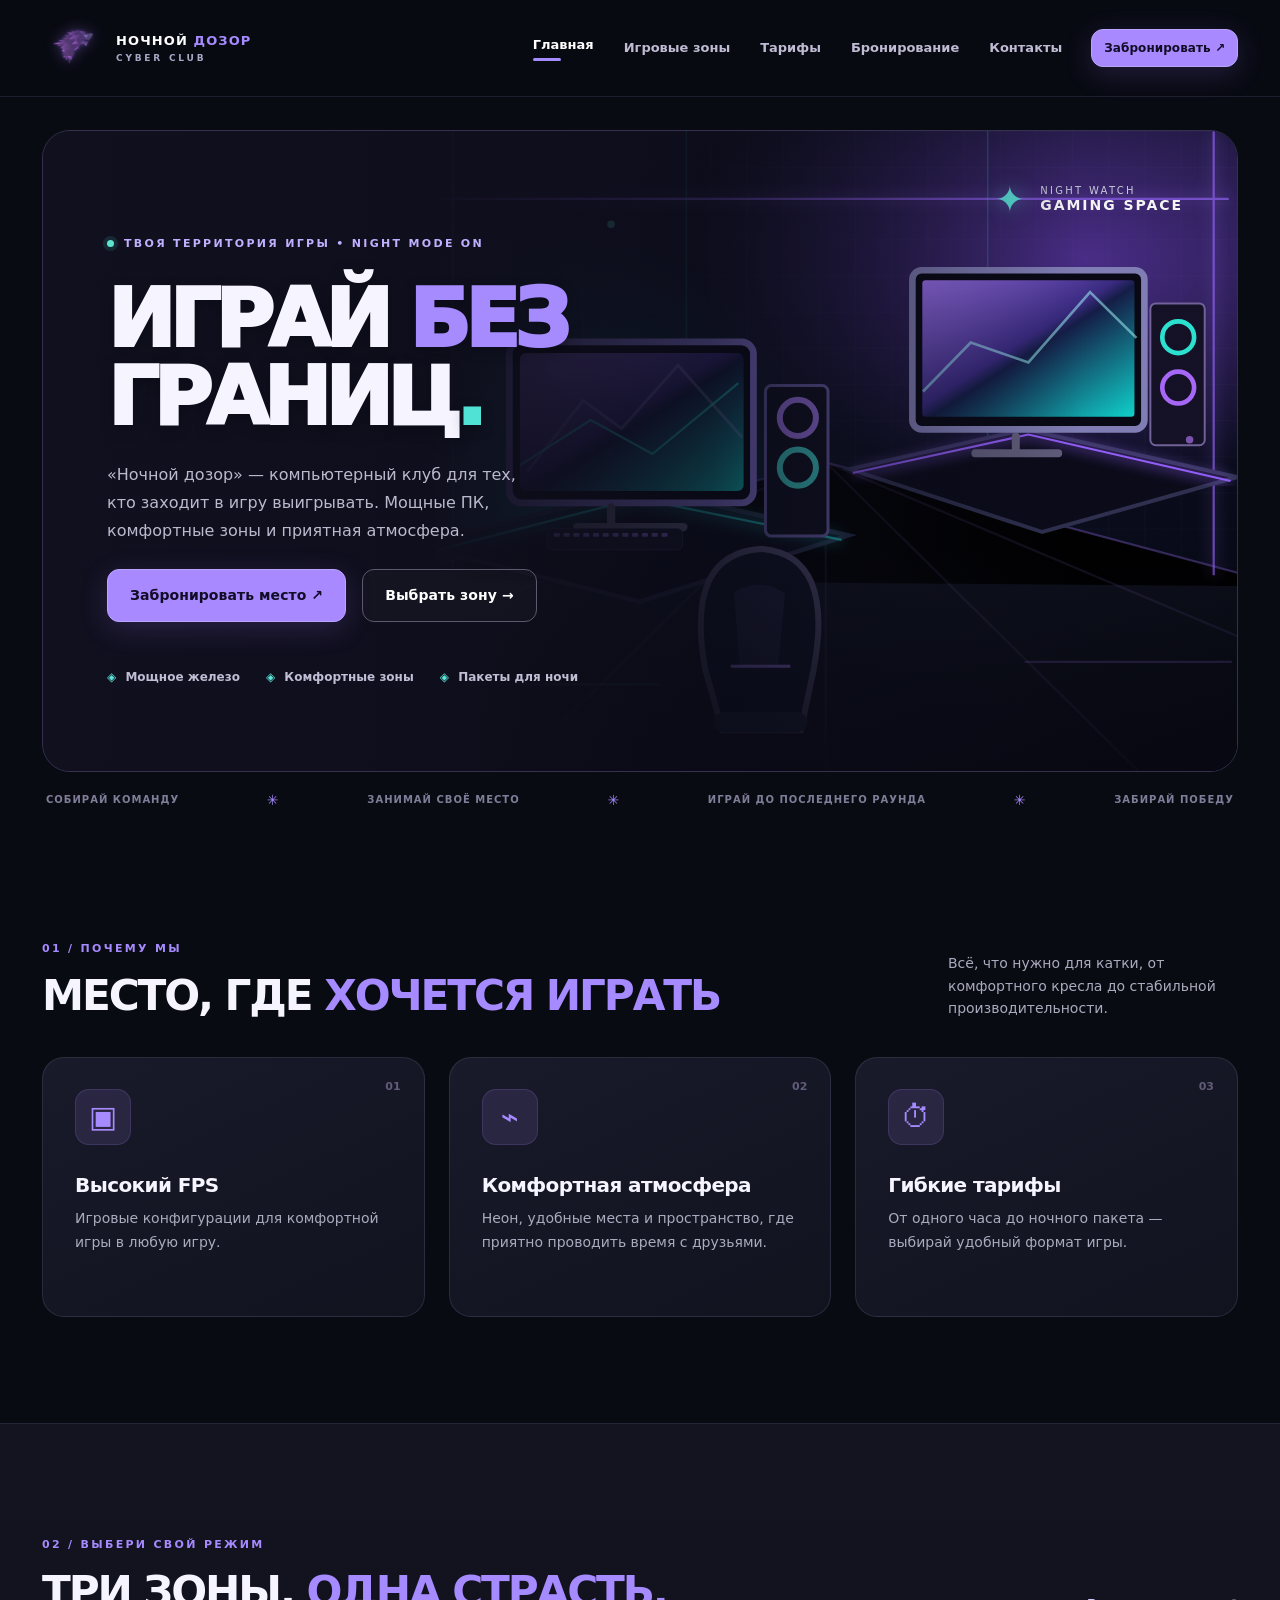
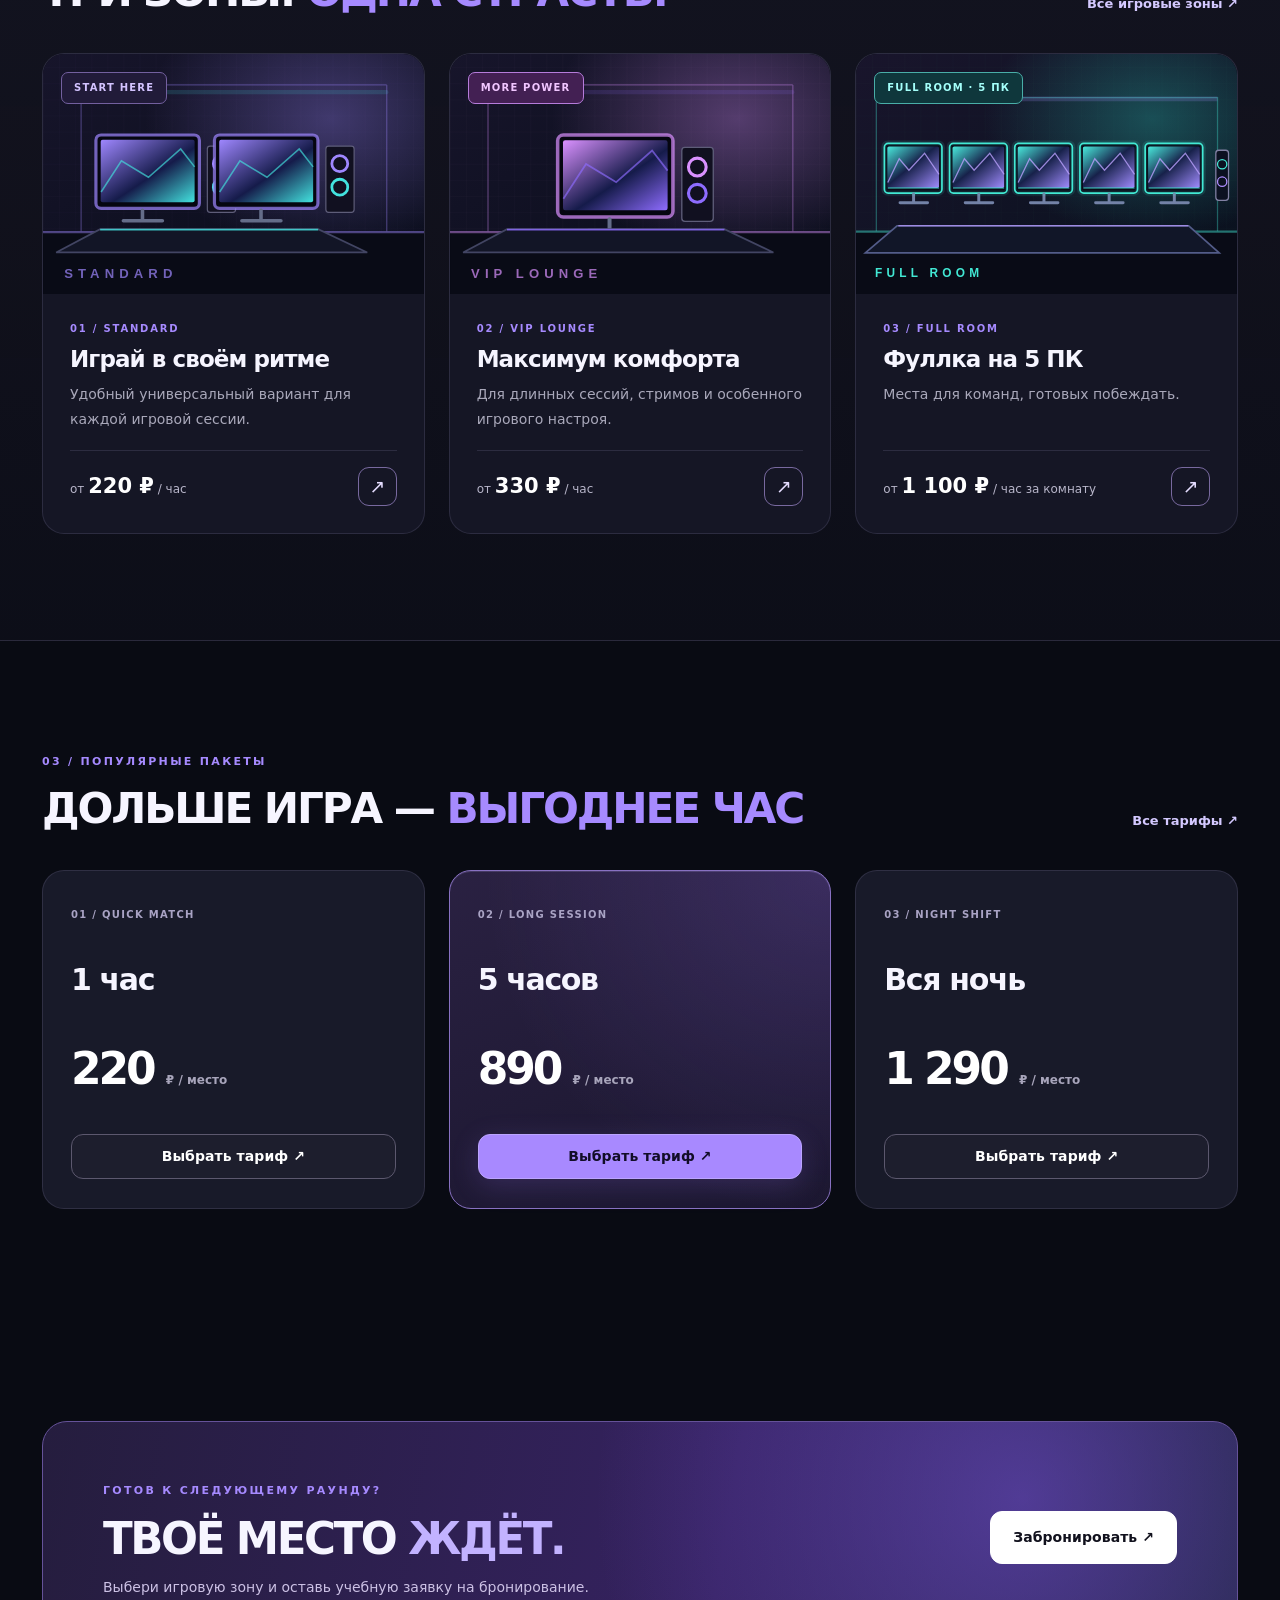
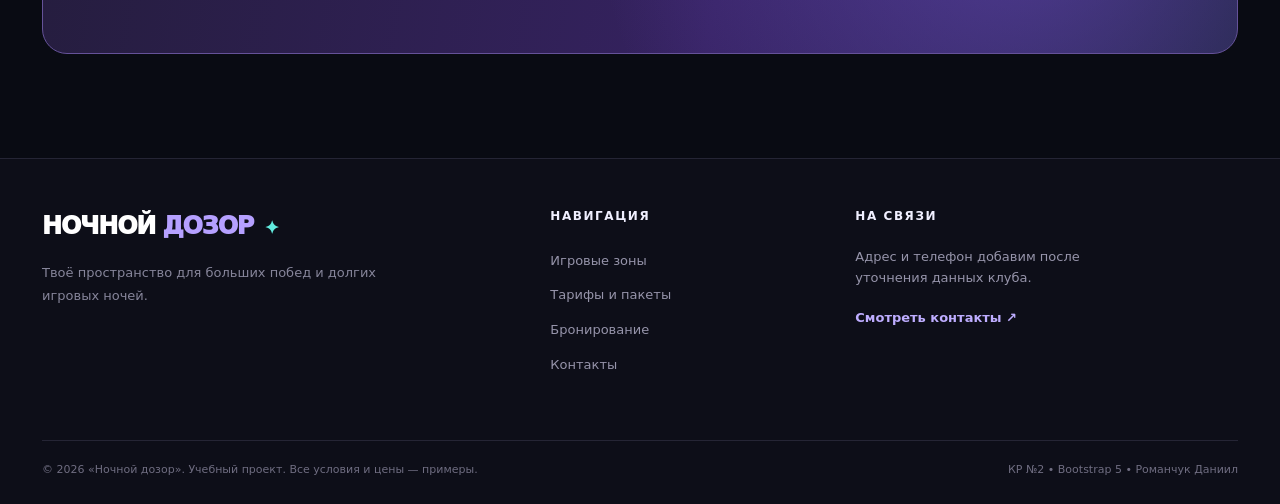
<file: index.html>
<!DOCTYPE html>

<html data-bs-theme="dark" lang="ru"><head><meta charset="utf-8"/><meta content="width=device-width, initial-scale=1" name="viewport"/><meta content="Компьютерный клуб «Ночной дозор»: игровые зоны, демонстрационные тарифы и заявка на бронирование." name="description"/><meta content="#090a12" name="theme-color"/><title>Главная — Ночной дозор</title><link href="images/favicon-wolf.png" rel="icon" type="image/png"/><link href="vendor/bootstrap/css/bootstrap.min.css" rel="stylesheet"/><link href="css/custom.css?v=2.1" rel="stylesheet"/></head>
<body class=""><a class="skip-link" href="#main-content">Перейти к содержимому</a><header class="site-header"><nav aria-label="Основная навигация" class="navbar navbar-expand-lg site-navbar"><div class="container">
<a aria-label="Ночной дозор — главная" class="navbar-brand brand" href="index.html"><img alt="" class="brand-logo" decoding="async" height="66" src="images/logo-wolf.png" width="66"/><span class="brand-name">НОЧНОЙ <b>ДОЗОР</b><small>CYBER CLUB</small></span></a>
<button aria-controls="siteNav" aria-expanded="false" aria-label="Открыть меню" class="navbar-toggler" data-bs-target="#siteNav" data-bs-toggle="collapse" type="button"><span class="navbar-toggler-icon"></span></button>
<div class="collapse navbar-collapse" id="siteNav"><ul class="navbar-nav ms-auto align-items-lg-center gap-lg-1"><li class="nav-item"><a aria-current="page" class="nav-link active" href="index.html">Главная</a></li><li class="nav-item"><a class="nav-link" href="catalog.html">Игровые зоны</a></li><li class="nav-item"><a class="nav-link" href="tariffs.html">Тарифы</a></li><li class="nav-item"><a class="nav-link" href="order.html">Бронирование</a></li><li class="nav-item"><a class="nav-link" href="contacts.html">Контакты</a></li></ul><a class="btn btn-glow btn-sm ms-lg-3 nav-book" href="order.html">Забронировать <span aria-hidden="true">↗</span></a></div></div></nav></header><main id="main-content">
<section class="hero-section"><div class="container"><div class="hero-panel"><div class="hero-copy"><div class="eyebrow hero-eyebrow"><span class="signal-dot"></span> ТВОЯ ТЕРРИТОРИЯ ИГРЫ • NIGHT MODE ON</div><h1 class="hero-title">ИГРАЙ <span class="accent-ink">БЕЗ</span><br/>ГРАНИЦ<span class="hero-dot">.</span></h1><p class="hero-lead">«Ночной дозор» — компьютерный клуб для тех, кто заходит в игру выигрывать. Мощные ПК, комфортные зоны и приятная атмосфера.</p><div class="d-flex flex-wrap gap-3 mt-4"><a class="btn btn-glow btn-lg" href="order.html">Забронировать место <span aria-hidden="true">↗</span></a><a class="btn btn-outline-bright btn-lg" href="catalog.html">Выбрать зону <span aria-hidden="true">→</span></a></div><div class="hero-perks"><span><i>◈</i> Мощное железо</span><span><i>◈</i> Комфортные зоны</span><span><i>◈</i> Пакеты для ночи</span></div></div><div class="hero-visual"><img alt="Иллюстрация игрового клуба с несколькими игровыми компьютерами и неоновой подсветкой" fetchpriority="high" src="images/hero-arena.svg"/><div class="visual-label"><span class="visual-cross">✦</span><span>NIGHT WATCH<br/><b>GAMING SPACE</b></span></div></div></div><div class="hero-ticker"><span>СОБИРАЙ КОМАНДУ</span><b>✳</b><span>ЗАНИМАЙ СВОЁ МЕСТО</span><b>✳</b><span>ИГРАЙ ДО ПОСЛЕДНЕГО РАУНДА</span><b>✳</b><span>ЗАБИРАЙ ПОБЕДУ</span></div></div></section>
<section class="section-pad" id="advantages"><div class="container"><div class="section-header"><div><span class="eyebrow">01 / ПОЧЕМУ МЫ</span><h2 class="section-title">МЕСТО, ГДЕ <span>ХОЧЕТСЯ ИГРАТЬ</span></h2></div><p class="section-side">Всё, что нужно для катки, от комфортного кресла до стабильной производительности.</p></div><div class="row g-4"><div class="col-12 col-md-4"><article class="feature-card h-100"><div class="feature-icon">▣</div><span class="feature-no">01</span><h3>Высокий FPS</h3><p>Игровые конфигурации для комфортной игры в любую игру.</p></article></div><div class="col-12 col-md-4"><article class="feature-card h-100"><div class="feature-icon">⌁</div><span class="feature-no">02</span><h3>Комфортная атмосфера</h3><p>Неон, удобные места и пространство, где приятно проводить время с друзьями.</p></article></div><div class="col-12 col-md-4"><article class="feature-card h-100"><div class="feature-icon">⏱</div><span class="feature-no">03</span><h3>Гибкие тарифы</h3><p>От одного часа до ночного пакета — выбирай удобный формат игры.</p></article></div></div></div></section>
<section class="section-pad section-dark" id="zones"><div class="container"><div class="section-header"><div><span class="eyebrow">02 / ВЫБЕРИ СВОЙ РЕЖИМ</span><h2 class="section-title">ТРИ ЗОНЫ. <span>ОДНА СТРАСТЬ.</span></h2></div><a class="section-link" href="catalog.html">Все игровые зоны ↗</a></div><div class="row g-4"><div class="col-12 col-md-6 col-lg-4"><article class="card zone-card h-100"><div class="zone-image"><img alt="Иллюстрация стандартной игровой зоны с компьютерами" loading="lazy" src="images/zone-standard.svg"/><span class="zone-tag">START HERE</span></div><div class="card-body zone-content"><span class="zone-kicker">01 / STANDARD</span><h3>Играй в своём ритме</h3><p>Удобный универсальный вариант для каждой игровой сессии.</p><div class="zone-bottom"><span>от <strong>220 ₽</strong> / час</span><a aria-label="Подробнее о Standard" class="round-link" href="product-standard.html">↗</a></div></div></article></div><div class="col-12 col-md-6 col-lg-4"><article class="card zone-card h-100"><div class="zone-image"><img alt="Иллюстрация отдельного места VIP Lounge" loading="lazy" src="images/zone-vip.svg"/><span class="zone-tag zone-tag--violet">MORE POWER</span></div><div class="card-body zone-content"><span class="zone-kicker">02 / VIP LOUNGE</span><h3>Максимум комфорта</h3><p>Для длинных сессий, стримов и особенного игрового настроя.</p><div class="zone-bottom"><span>от <strong>330 ₽</strong> / час</span><a aria-label="Подробнее о VIP Lounge" class="round-link" href="product.html">↗</a></div></div></article></div><div class="col-12 col-md-6 col-lg-4"><article class="card zone-card h-100"><div class="zone-image"><img alt="Фуллка на пять игровых компьютеров, цифровая иллюстрация" loading="lazy" src="images/zone-fullroom.svg"/><span class="zone-tag zone-tag--mint">FULL ROOM · 5 ПК</span></div><div class="card-body zone-content"><span class="zone-kicker">03 / FULL ROOM</span><h3>Фуллка на 5 ПК</h3><p>Места для команд, готовых побеждать.</p><div class="zone-bottom"><span>от <strong>1 100 ₽</strong> / час за комнату</span><a aria-label="Подробнее о Full Room — фуллке на пять ПК" class="round-link" href="product-fullroom.html">↗</a></div></div></article></div></div></div></section>
<section class="section-pad" id="popular"><div class="container"><div class="section-header"><div><span class="eyebrow">03 / ПОПУЛЯРНЫЕ ПАКЕТЫ</span><h2 class="section-title">ДОЛЬШЕ ИГРА — <span>ВЫГОДНЕЕ ЧАС</span></h2></div><a class="section-link" href="tariffs.html">Все тарифы ↗</a></div><div class="row g-4"><div class="col-md-6 col-lg-4"><article class="card tariff-card h-100"><div class="tariff-head"><span class="tariff-index">01 / QUICK MATCH</span></div><h3>1 час</h3><div class="tariff-price">220 <span>₽ / место</span></div><a class="btn btn-outline-bright w-100" href="order.html?tariff=1h">Выбрать тариф ↗</a></article></div><div class="col-md-6 col-lg-4"><article class="card tariff-card tariff-card--featured h-100"><div class="tariff-head"><span class="tariff-index">02 / LONG SESSION</span></div><h3>5 часов</h3><div class="tariff-price">890 <span>₽ / место</span></div><a class="btn btn-glow w-100" href="order.html?tariff=5h">Выбрать тариф ↗</a></article></div><div class="col-md-6 col-lg-4"><article class="card tariff-card h-100"><div class="tariff-head"><span class="tariff-index">03 / NIGHT SHIFT</span></div><h3>Вся ночь</h3><div class="tariff-price">1 290 <span>₽ / место</span></div><a class="btn btn-outline-bright w-100" href="order.html?tariff=night">Выбрать тариф ↗</a></article></div></div></div></section>
<section class="section-pad pb-0"><div class="container"><div class="banner-cta"><div><span class="eyebrow">ГОТОВ К СЛЕДУЮЩЕМУ РАУНДУ?</span><h2>ТВОЁ МЕСТО <span>ЖДЁТ.</span></h2><p>Выбери игровую зону и оставь учебную заявку на бронирование.</p></div><a class="btn btn-light btn-lg" href="order.html">Забронировать ↗</a></div></div></section>
</main><footer class="site-footer"><div class="container"><div class="row g-4 py-5"><div class="col-lg-5"><a class="footer-brand" href="index.html">НОЧНОЙ<span> ДОЗОР</span><i>✦</i></a><p class="footer-description mt-3">Твоё пространство для больших побед и долгих игровых ночей.</p></div><div class="col-6 col-lg-3"><div class="footer-heading">Навигация</div><ul class="list-unstyled footer-links"><li><a href="catalog.html">Игровые зоны</a></li><li><a href="tariffs.html">Тарифы и пакеты</a></li><li><a href="order.html">Бронирование</a></li><li><a href="contacts.html">Контакты</a></li></ul></div><div class="col-6 col-lg-4"><div class="footer-heading">На связи</div><p class="footer-contact">Адрес и телефон добавим после уточнения данных клуба.</p><a class="footer-inline-link" href="contacts.html">Смотреть контакты ↗</a></div></div><div class="footer-bottom d-flex flex-column flex-md-row gap-2 justify-content-between align-items-md-center"><span>© 2026 «Ночной дозор». Учебный проект. Все условия и цены — примеры.</span><span>КР №2 • Bootstrap 5 • Романчук Даниил</span></div></div></footer><div aria-hidden="true" aria-labelledby="quickBookingTitle" class="modal fade" id="quickBookingModal" tabindex="-1"><div class="modal-dialog modal-dialog-centered"><div class="modal-content custom-modal"><div class="modal-header border-0 pb-0"><div><span class="eyebrow">БЫСТРАЯ ЗАЯВКА</span><h2 class="modal-title h3 mt-2" id="quickBookingTitle">Погнали играть?</h2></div><button aria-label="Закрыть" class="btn-close" data-bs-dismiss="modal" type="button"></button></div><form class="needs-validation demo-form" novalidate=""><div class="modal-body"><p class="muted-text small mb-4">Оставь контакты, чтобы проверить работу формы. Данные никуда не отправляются.</p><div class="mb-3"><label class="form-label" for="quick-name">Имя</label><input autocomplete="name" class="form-control" id="quick-name" minlength="2" name="name" placeholder="Как к тебе обращаться?" required=""/><div class="invalid-feedback">Укажи имя (минимум 2 символа).</div></div><div class="mb-3"><label class="form-label" for="quick-phone">Телефон</label><div class="input-group"><span class="input-group-text">☎</span><input autocomplete="tel" class="form-control" id="quick-phone" inputmode="tel" minlength="10" name="phone" placeholder="+7 999 123-45-67" required="" type="tel"/></div><div class="form-hint">Номер для связи (учебный пример).</div></div><div class="mb-3"><label class="form-label" for="quick-zone">Игровая зона</label><select class="form-select" id="quick-zone" name="zone" required=""><option value="">Выбери зону</option><option value="standard">Standard</option><option value="vip">VIP Lounge</option><option value="team">Full Room — 5 ПК</option></select><div class="invalid-feedback">Выбери игровую зону.</div></div><div class="form-check"><input class="form-check-input" id="quick-consent" required="" type="checkbox"/><label class="form-check-label small" for="quick-consent">Согласен на обработку данных в рамках демонстрационной формы</label><div class="invalid-feedback">Нужно согласие.</div></div></div><div class="modal-footer border-0 pt-0"><button class="btn btn-outline-light" data-bs-dismiss="modal" type="button">Отмена</button><button class="btn btn-glow" type="submit">Проверить заявку ↗</button></div></form></div></div></div>
<div class="toast-container position-fixed bottom-0 end-0 p-3" style="z-index:1090"><div aria-atomic="true" aria-live="polite" class="toast demo-toast" id="demoToast" role="status"><div class="d-flex"><div class="toast-body" id="demoToastBody">Форма проверена. Это демонстрация: данные не отправлялись.</div><button aria-label="Закрыть" class="btn-close btn-close-white me-2 m-auto" data-bs-dismiss="toast" type="button"></button></div></div></div><script src="vendor/bootstrap/js/bootstrap.bundle.min.js"></script><script src="js/main.js?v=2.1"></script></body></html>
</file>
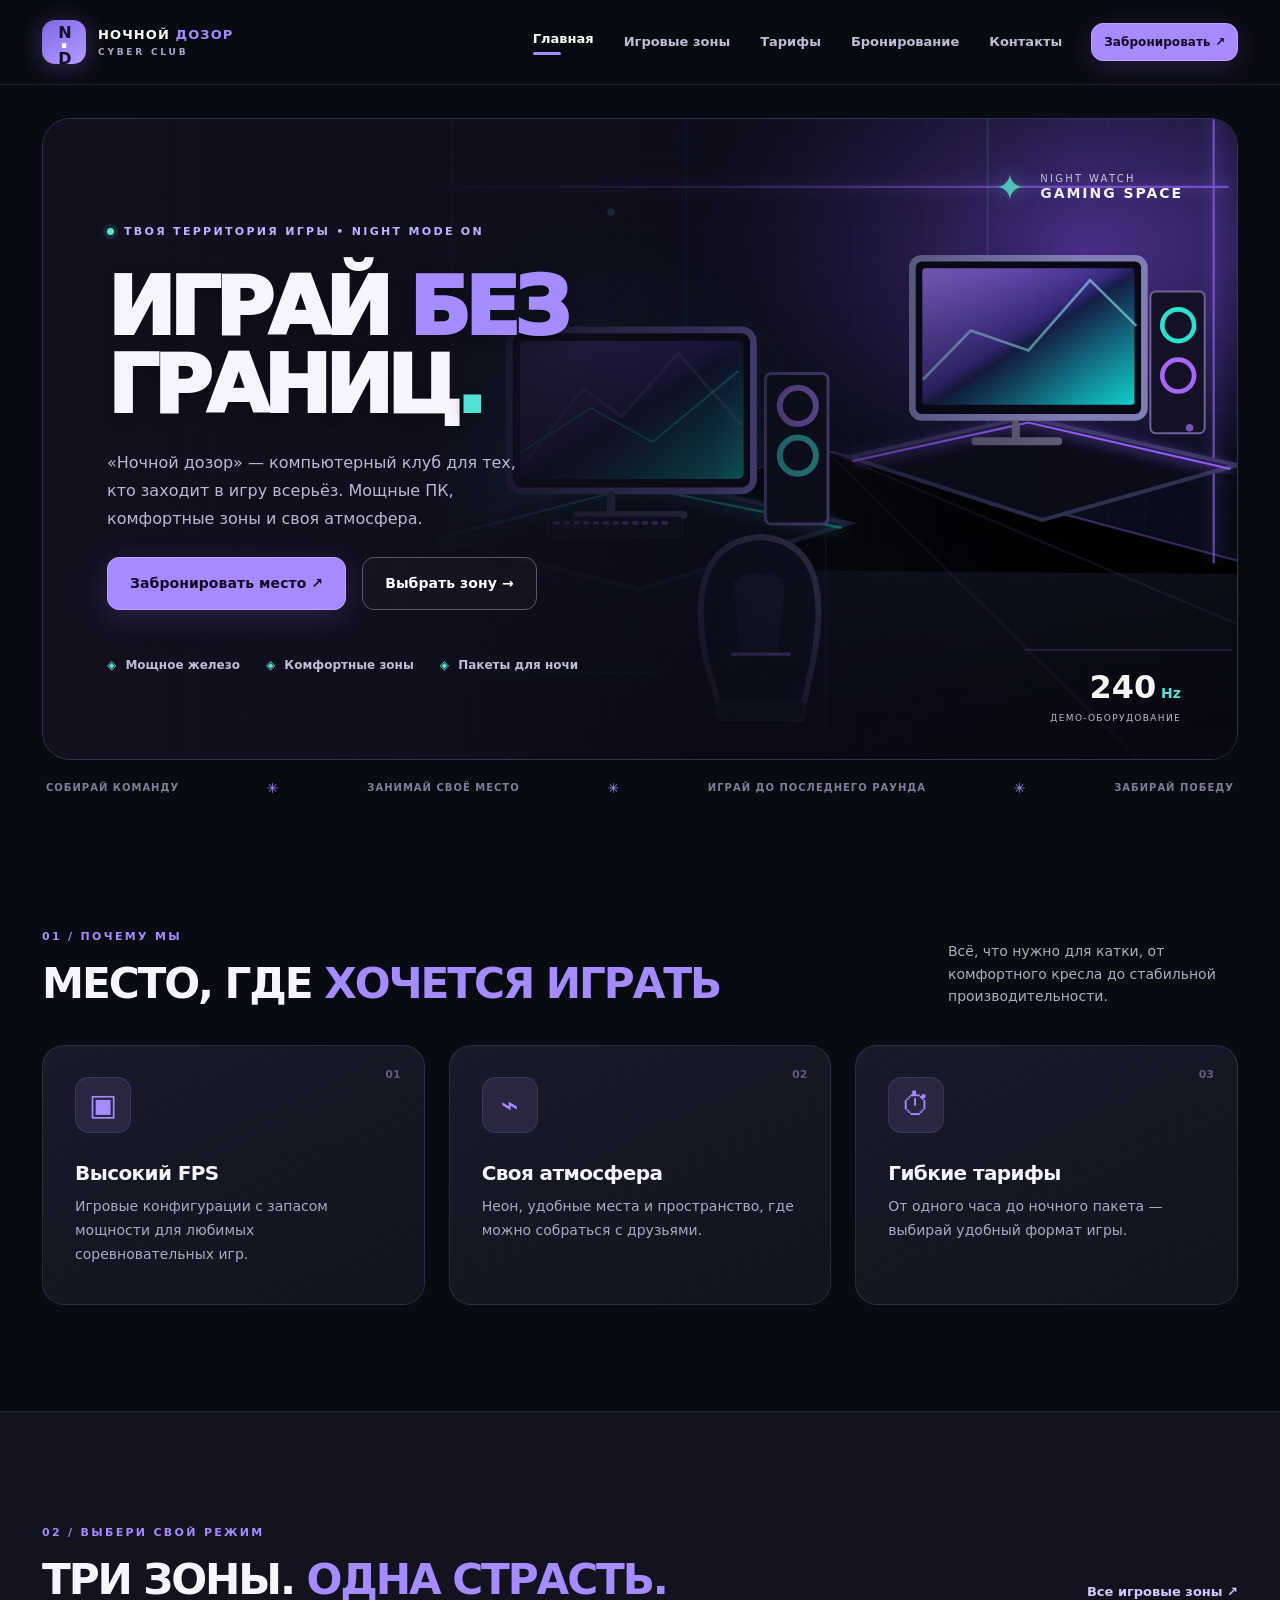
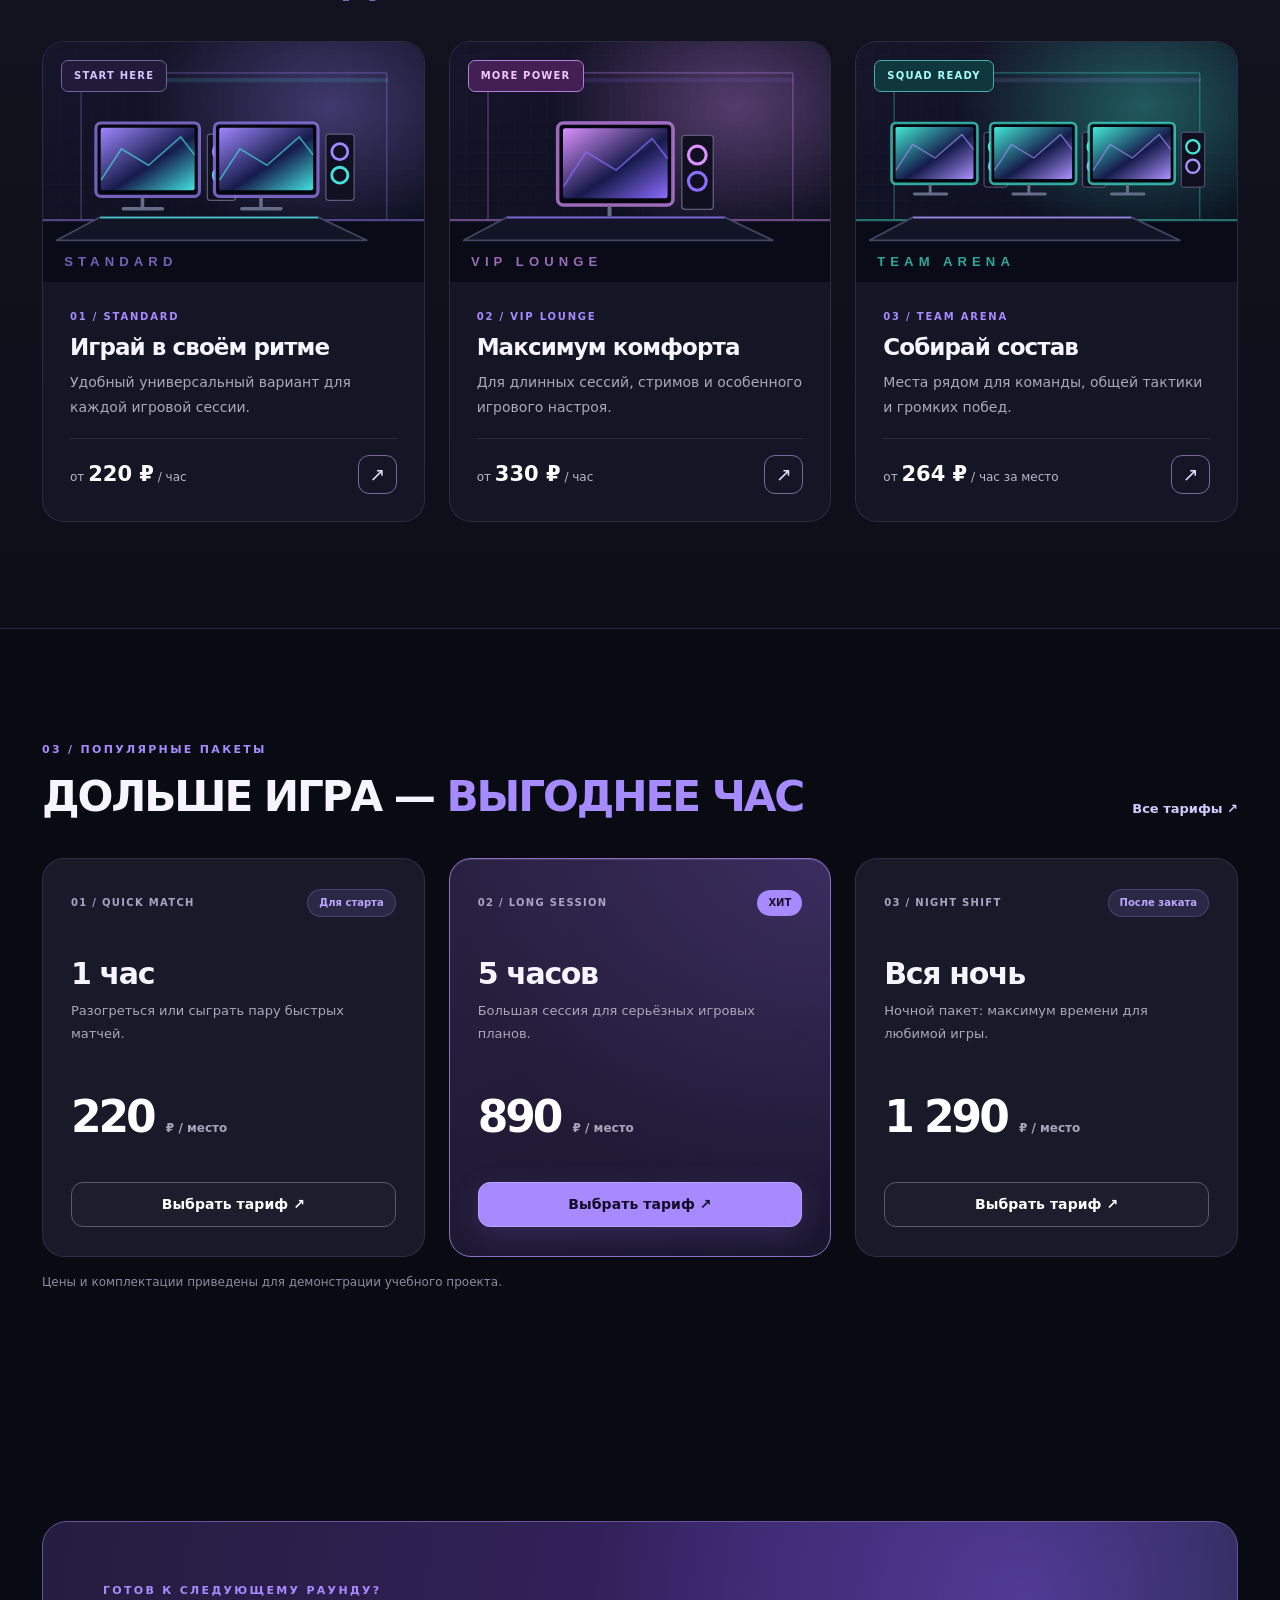
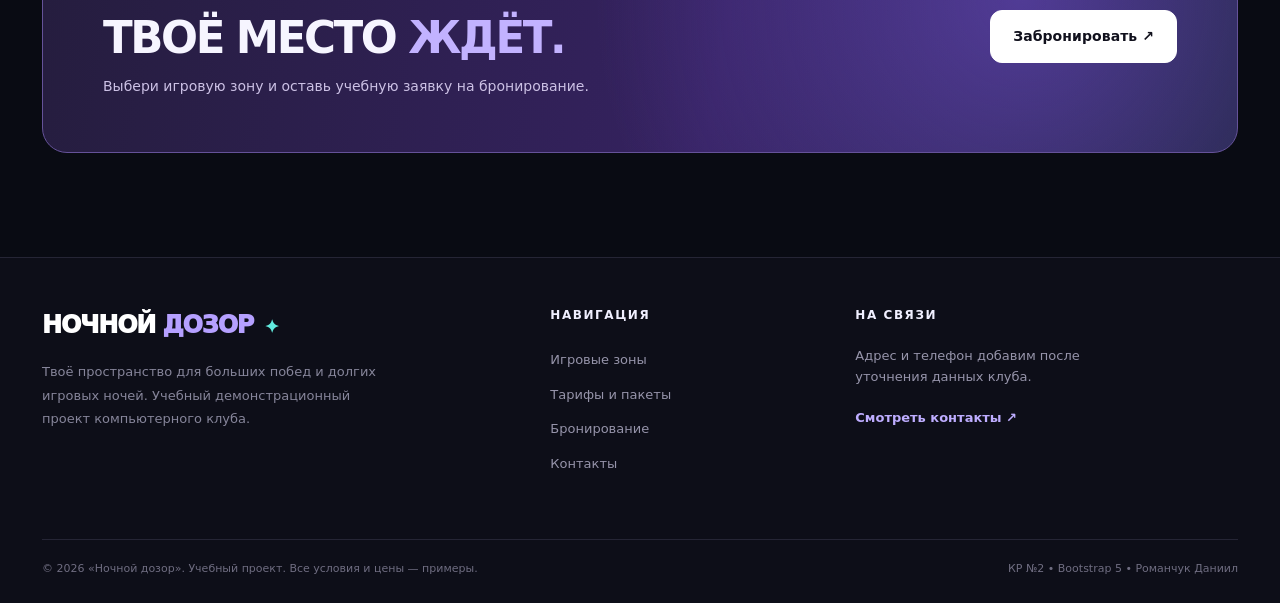
<file: kr2-night-watch/index.html>
<!doctype html>
<html lang="ru" data-bs-theme="dark"><head><meta charset="utf-8"><meta name="viewport" content="width=device-width, initial-scale=1"><meta name="description" content="Компьютерный клуб «Ночной дозор»: игровые зоны, демонстрационные тарифы и заявка на бронирование."><meta name="theme-color" content="#090a12"><title>Главная — Ночной дозор</title><link rel="icon" type="image/svg+xml" href="images/favicon.svg"><link rel="stylesheet" href="vendor/bootstrap/css/bootstrap.min.css"><link rel="stylesheet" href="css/custom.css"></head>
<body class=""><a class="skip-link" href="#main-content">Перейти к содержимому</a><header class="site-header"><nav class="navbar navbar-expand-lg site-navbar" aria-label="Основная навигация"><div class="container">
<a class="navbar-brand brand" href="index.html" aria-label="Ночной дозор — главная"><span class="brand-mark" aria-hidden="true">N<span>·</span>D</span><span class="brand-name">НОЧНОЙ <b>ДОЗОР</b><small>CYBER CLUB</small></span></a>
<button class="navbar-toggler" type="button" data-bs-toggle="collapse" data-bs-target="#siteNav" aria-controls="siteNav" aria-expanded="false" aria-label="Открыть меню"><span class="navbar-toggler-icon"></span></button>
<div class="collapse navbar-collapse" id="siteNav"><ul class="navbar-nav ms-auto align-items-lg-center gap-lg-1"><li class="nav-item"><a class="nav-link active" href="index.html" aria-current="page">Главная</a></li><li class="nav-item"><a class="nav-link " href="catalog.html" >Игровые зоны</a></li><li class="nav-item"><a class="nav-link " href="tariffs.html" >Тарифы</a></li><li class="nav-item"><a class="nav-link " href="order.html" >Бронирование</a></li><li class="nav-item"><a class="nav-link " href="contacts.html" >Контакты</a></li></ul><a class="btn btn-glow btn-sm ms-lg-3 nav-book" href="order.html">Забронировать <span aria-hidden="true">↗</span></a></div></div></nav></header><main id="main-content">
<section class="hero-section"><div class="container"><div class="hero-panel"><div class="hero-copy"><div class="eyebrow hero-eyebrow"><span class="signal-dot"></span> ТВОЯ ТЕРРИТОРИЯ ИГРЫ • NIGHT MODE ON</div><h1 class="hero-title">ИГРАЙ <span class="accent-ink">БЕЗ</span><br>ГРАНИЦ<span class="hero-dot">.</span></h1><p class="hero-lead">«Ночной дозор» — компьютерный клуб для тех, кто заходит в игру всерьёз. Мощные ПК, комфортные зоны и своя атмосфера.</p><div class="d-flex flex-wrap gap-3 mt-4"><a href="order.html" class="btn btn-glow btn-lg">Забронировать место <span aria-hidden="true">↗</span></a><a href="catalog.html" class="btn btn-outline-bright btn-lg">Выбрать зону <span aria-hidden="true">→</span></a></div><div class="hero-perks"><span><i>◈</i> Мощное железо</span><span><i>◈</i> Комфортные зоны</span><span><i>◈</i> Пакеты для ночи</span></div></div><div class="hero-visual"><img src="images/hero-arena.svg" alt="Иллюстрация игрового клуба с несколькими игровыми компьютерами и неоновой подсветкой" fetchpriority="high"><div class="visual-label"><span class="visual-cross">✦</span><span>NIGHT WATCH<br><b>GAMING SPACE</b></span></div><div class="fps-label"><b>240<span> Hz</span></b><small>ДЕМО-ОБОРУДОВАНИЕ</small></div></div></div><div class="hero-ticker"><span>СОБИРАЙ КОМАНДУ</span><b>✳</b><span>ЗАНИМАЙ СВОЁ МЕСТО</span><b>✳</b><span>ИГРАЙ ДО ПОСЛЕДНЕГО РАУНДА</span><b>✳</b><span>ЗАБИРАЙ ПОБЕДУ</span></div></div></section>
<section class="section-pad" id="advantages"><div class="container"><div class="section-header"><div><span class="eyebrow">01 / ПОЧЕМУ МЫ</span><h2 class="section-title">МЕСТО, ГДЕ <span>ХОЧЕТСЯ ИГРАТЬ</span></h2></div><p class="section-side">Всё, что нужно для катки, от комфортного кресла до стабильной производительности.</p></div><div class="row g-4"><div class="col-12 col-md-4"><article class="feature-card h-100"><div class="feature-icon">▣</div><span class="feature-no">01</span><h3>Высокий FPS</h3><p>Игровые конфигурации с запасом мощности для любимых соревновательных игр.</p></article></div><div class="col-12 col-md-4"><article class="feature-card h-100"><div class="feature-icon">⌁</div><span class="feature-no">02</span><h3>Своя атмосфера</h3><p>Неон, удобные места и пространство, где можно собраться с друзьями.</p></article></div><div class="col-12 col-md-4"><article class="feature-card h-100"><div class="feature-icon">⏱</div><span class="feature-no">03</span><h3>Гибкие тарифы</h3><p>От одного часа до ночного пакета — выбирай удобный формат игры.</p></article></div></div></div></section>
<section class="section-pad section-dark" id="zones"><div class="container"><div class="section-header"><div><span class="eyebrow">02 / ВЫБЕРИ СВОЙ РЕЖИМ</span><h2 class="section-title">ТРИ ЗОНЫ. <span>ОДНА СТРАСТЬ.</span></h2></div><a class="section-link" href="catalog.html">Все игровые зоны ↗</a></div><div class="row g-4"><div class="col-12 col-md-6 col-lg-4"><article class="card zone-card h-100"><div class="zone-image"><img src="images/zone-standard.svg" alt="Иллюстрация стандартной игровой зоны с компьютерами" loading="lazy"><span class="zone-tag">START HERE</span></div><div class="card-body zone-content"><span class="zone-kicker">01 / STANDARD</span><h3>Играй в своём ритме</h3><p>Удобный универсальный вариант для каждой игровой сессии.</p><div class="zone-bottom"><span>от <strong>220 ₽</strong> / час</span><a href="catalog.html#standard" aria-label="Подробнее о Standard" class="round-link">↗</a></div></div></article></div><div class="col-12 col-md-6 col-lg-4"><article class="card zone-card h-100"><div class="zone-image"><img src="images/zone-vip.svg" alt="Иллюстрация отдельного места VIP Lounge" loading="lazy"><span class="zone-tag zone-tag--violet">MORE POWER</span></div><div class="card-body zone-content"><span class="zone-kicker">02 / VIP LOUNGE</span><h3>Максимум комфорта</h3><p>Для длинных сессий, стримов и особенного игрового настроя.</p><div class="zone-bottom"><span>от <strong>330 ₽</strong> / час</span><a href="product.html" aria-label="Подробнее о VIP Lounge" class="round-link">↗</a></div></div></article></div><div class="col-12 col-md-6 col-lg-4"><article class="card zone-card h-100"><div class="zone-image"><img src="images/zone-team.svg" alt="Иллюстрация командной зоны Team Arena" loading="lazy"><span class="zone-tag zone-tag--mint">SQUAD READY</span></div><div class="card-body zone-content"><span class="zone-kicker">03 / TEAM ARENA</span><h3>Собирай состав</h3><p>Места рядом для команды, общей тактики и громких побед.</p><div class="zone-bottom"><span>от <strong>264 ₽</strong> / час за место</span><a href="catalog.html#team" aria-label="Подробнее о Team Arena" class="round-link">↗</a></div></div></article></div></div></div></section>
<section class="section-pad" id="popular"><div class="container"><div class="section-header"><div><span class="eyebrow">03 / ПОПУЛЯРНЫЕ ПАКЕТЫ</span><h2 class="section-title">ДОЛЬШЕ ИГРА — <span>ВЫГОДНЕЕ ЧАС</span></h2></div><a href="tariffs.html" class="section-link">Все тарифы ↗</a></div><div class="row g-4"><div class="col-md-6 col-lg-4"><article class="card tariff-card h-100"><div class="tariff-head"><span class="tariff-index">01 / QUICK MATCH</span><span class="badge rounded-pill badge-soft">Для старта</span></div><h3>1 час</h3><p>Разогреться или сыграть пару быстрых матчей.</p><div class="tariff-price">220 <span>₽ / место</span></div><a class="btn btn-outline-bright w-100" href="order.html?tariff=1h">Выбрать тариф ↗</a></article></div><div class="col-md-6 col-lg-4"><article class="card tariff-card tariff-card--featured h-100"><div class="tariff-head"><span class="tariff-index">02 / LONG SESSION</span><span class="badge rounded-pill badge-hot">ХИТ</span></div><h3>5 часов</h3><p>Большая сессия для серьёзных игровых планов.</p><div class="tariff-price">890 <span>₽ / место</span></div><a class="btn btn-glow w-100" href="order.html?tariff=5h">Выбрать тариф ↗</a></article></div><div class="col-md-6 col-lg-4"><article class="card tariff-card h-100"><div class="tariff-head"><span class="tariff-index">03 / NIGHT SHIFT</span><span class="badge rounded-pill badge-soft">После заката</span></div><h3>Вся ночь</h3><p>Ночной пакет: максимум времени для любимой игры.</p><div class="tariff-price">1 290 <span>₽ / место</span></div><a class="btn btn-outline-bright w-100" href="order.html?tariff=night">Выбрать тариф ↗</a></article></div></div><p class="demo-caption mt-3">Цены и комплектации приведены для демонстрации учебного проекта.</p></div></section>
<section class="section-pad pb-0"><div class="container"><div class="banner-cta"><div><span class="eyebrow">ГОТОВ К СЛЕДУЮЩЕМУ РАУНДУ?</span><h2>ТВОЁ МЕСТО <span>ЖДЁТ.</span></h2><p>Выбери игровую зону и оставь учебную заявку на бронирование.</p></div><a href="order.html" class="btn btn-light btn-lg">Забронировать ↗</a></div></div></section>
</main><footer class="site-footer"><div class="container"><div class="row g-4 py-5"><div class="col-lg-5"><a href="index.html" class="footer-brand">НОЧНОЙ<span> ДОЗОР</span><i>✦</i></a><p class="footer-description mt-3">Твоё пространство для больших побед и долгих игровых ночей. Учебный демонстрационный проект компьютерного клуба.</p></div><div class="col-6 col-lg-3"><div class="footer-heading">Навигация</div><ul class="list-unstyled footer-links"><li><a href="catalog.html">Игровые зоны</a></li><li><a href="tariffs.html">Тарифы и пакеты</a></li><li><a href="order.html">Бронирование</a></li><li><a href="contacts.html">Контакты</a></li></ul></div><div class="col-6 col-lg-4"><div class="footer-heading">На связи</div><p class="footer-contact">Адрес и телефон добавим после уточнения данных клуба.</p><a class="footer-inline-link" href="contacts.html">Смотреть контакты ↗</a></div></div><div class="footer-bottom d-flex flex-column flex-md-row gap-2 justify-content-between align-items-md-center"><span>© 2026 «Ночной дозор». Учебный проект. Все условия и цены — примеры.</span><span>КР №2 • Bootstrap 5 • Романчук Даниил</span></div></div></footer><div class="modal fade" id="quickBookingModal" tabindex="-1" aria-labelledby="quickBookingTitle" aria-hidden="true"><div class="modal-dialog modal-dialog-centered"><div class="modal-content custom-modal"><div class="modal-header border-0 pb-0"><div><span class="eyebrow">БЫСТРАЯ ЗАЯВКА</span><h2 class="modal-title h3 mt-2" id="quickBookingTitle">Погнали играть?</h2></div><button type="button" class="btn-close" data-bs-dismiss="modal" aria-label="Закрыть"></button></div><form class="needs-validation demo-form" novalidate><div class="modal-body"><p class="muted-text small mb-4">Оставь контакты, чтобы проверить работу формы. Данные никуда не отправляются.</p><div class="mb-3"><label class="form-label" for="quick-name">Имя</label><input class="form-control" id="quick-name" name="name" autocomplete="name" minlength="2" required placeholder="Как к тебе обращаться?"><div class="invalid-feedback">Укажи имя (минимум 2 символа).</div></div><div class="mb-3"><label class="form-label" for="quick-phone">Телефон</label><div class="input-group"><span class="input-group-text">☎</span><input class="form-control" type="tel" id="quick-phone" name="phone" inputmode="tel" autocomplete="tel" minlength="10" required placeholder="+7 999 123-45-67"></div><div class="form-hint">Номер для связи (учебный пример).</div></div><div class="mb-3"><label class="form-label" for="quick-zone">Игровая зона</label><select id="quick-zone" class="form-select" name="zone" required><option value="">Выбери зону</option><option value="standard">Standard</option><option value="vip">VIP Lounge</option><option value="team">Team Arena</option></select><div class="invalid-feedback">Выбери игровую зону.</div></div><div class="form-check"><input class="form-check-input" type="checkbox" id="quick-consent" required><label class="form-check-label small" for="quick-consent">Согласен на обработку данных в рамках демонстрационной формы</label><div class="invalid-feedback">Нужно согласие.</div></div></div><div class="modal-footer border-0 pt-0"><button type="button" class="btn btn-outline-light" data-bs-dismiss="modal">Отмена</button><button type="submit" class="btn btn-glow">Проверить заявку ↗</button></div></form></div></div></div>
<div class="toast-container position-fixed bottom-0 end-0 p-3" style="z-index:1090"><div class="toast demo-toast" id="demoToast" role="status" aria-live="polite" aria-atomic="true"><div class="d-flex"><div class="toast-body" id="demoToastBody">Форма проверена. Это демонстрация: данные не отправлялись.</div><button type="button" class="btn-close btn-close-white me-2 m-auto" data-bs-dismiss="toast" aria-label="Закрыть"></button></div></div></div><script src="vendor/bootstrap/js/bootstrap.bundle.min.js"></script><script src="js/main.js"></script></body></html>
</file>
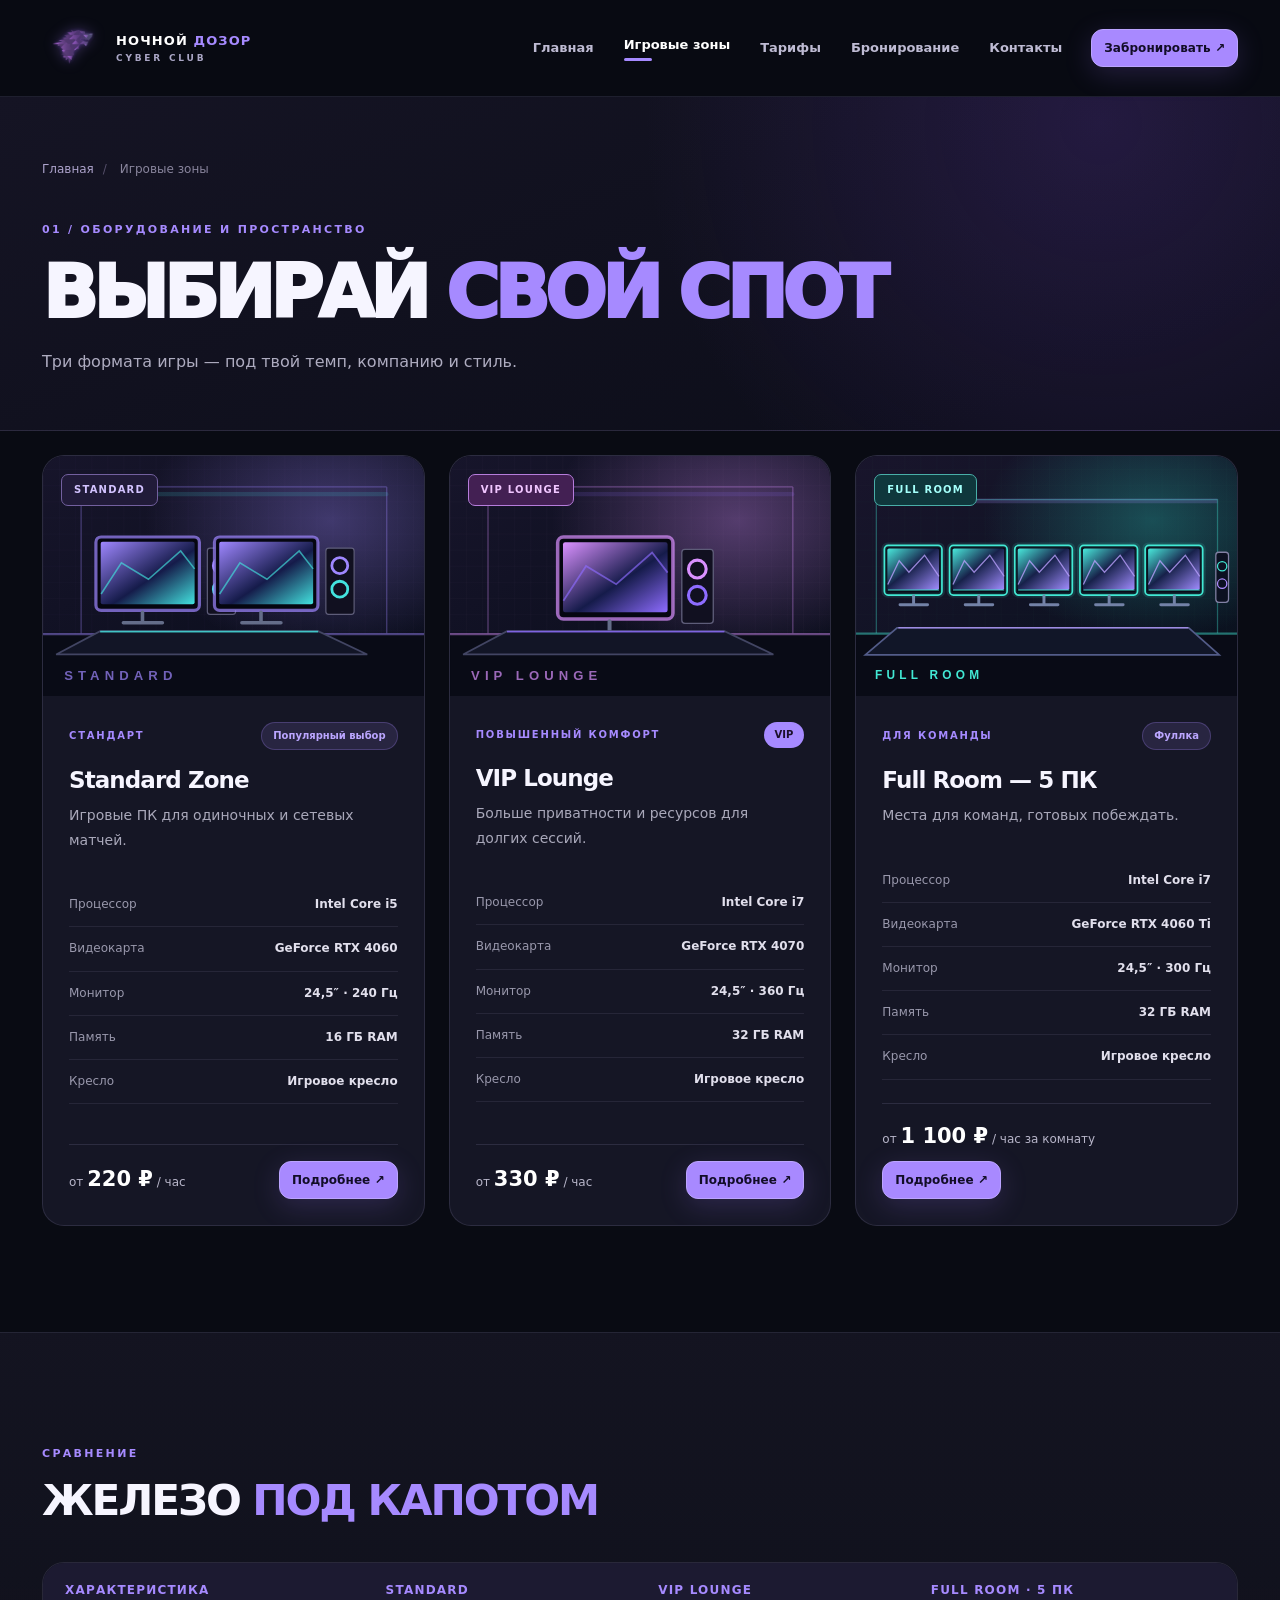
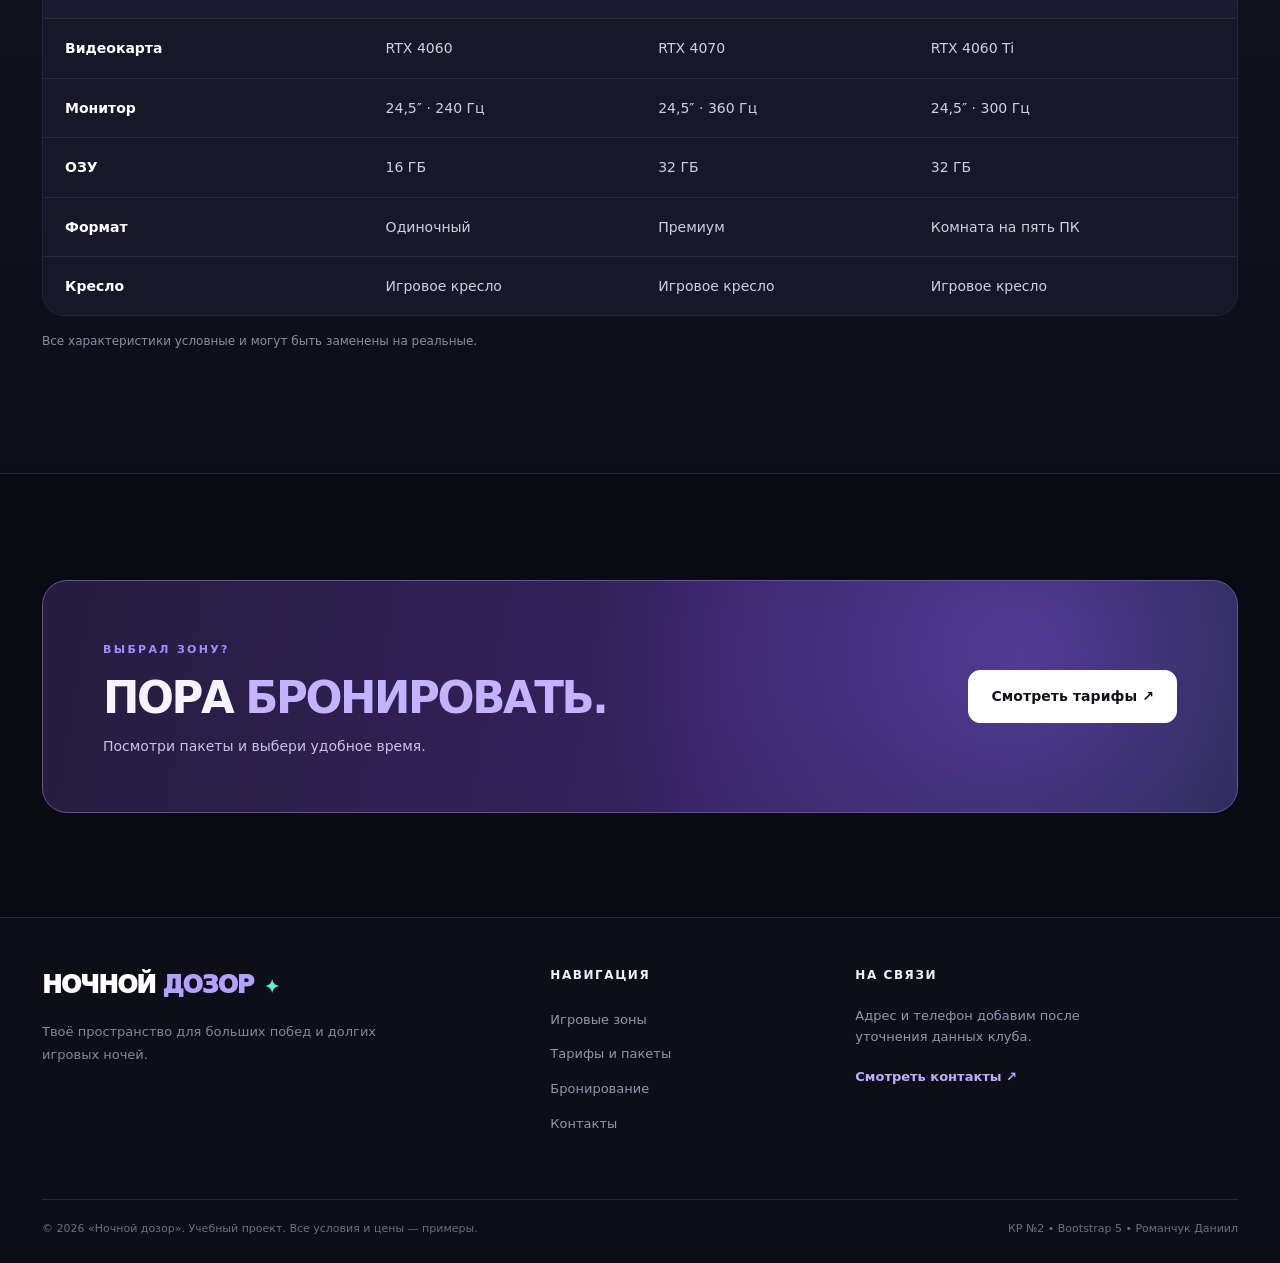
<file: catalog.html>
<!DOCTYPE html>

<html data-bs-theme="dark" lang="ru"><head><meta charset="utf-8"/><meta content="width=device-width, initial-scale=1" name="viewport"/><meta content="Standard, VIP Lounge и Full Room — зоны компьютерного клуба «Ночной дозор» с учебными характеристиками оборудования." name="description"/><meta content="#090a12" name="theme-color"/><title>Игровые зоны — Ночной дозор</title><link href="images/favicon-wolf.png" rel="icon" type="image/png"/><link href="vendor/bootstrap/css/bootstrap.min.css" rel="stylesheet"/><link href="css/custom.css?v=2.1" rel="stylesheet"/></head>
<body class=""><a class="skip-link" href="#main-content">Перейти к содержимому</a><header class="site-header"><nav aria-label="Основная навигация" class="navbar navbar-expand-lg site-navbar"><div class="container">
<a aria-label="Ночной дозор — главная" class="navbar-brand brand" href="index.html"><img alt="" class="brand-logo" decoding="async" height="66" src="images/logo-wolf.png" width="66"/><span class="brand-name">НОЧНОЙ <b>ДОЗОР</b><small>CYBER CLUB</small></span></a>
<button aria-controls="siteNav" aria-expanded="false" aria-label="Открыть меню" class="navbar-toggler" data-bs-target="#siteNav" data-bs-toggle="collapse" type="button"><span class="navbar-toggler-icon"></span></button>
<div class="collapse navbar-collapse" id="siteNav"><ul class="navbar-nav ms-auto align-items-lg-center gap-lg-1"><li class="nav-item"><a class="nav-link" href="index.html">Главная</a></li><li class="nav-item"><a aria-current="page" class="nav-link active" href="catalog.html">Игровые зоны</a></li><li class="nav-item"><a class="nav-link" href="tariffs.html">Тарифы</a></li><li class="nav-item"><a class="nav-link" href="order.html">Бронирование</a></li><li class="nav-item"><a class="nav-link" href="contacts.html">Контакты</a></li></ul><a class="btn btn-glow btn-sm ms-lg-3 nav-book" href="order.html">Забронировать <span aria-hidden="true">↗</span></a></div></div></nav></header><main id="main-content"><section class="page-intro"><div class="container"><div class="breadcrumb-line"><a href="index.html">Главная</a><span>/</span> Игровые зоны</div><span class="eyebrow">01 / ОБОРУДОВАНИЕ И ПРОСТРАНСТВО</span><h1>ВЫБИРАЙ <em>СВОЙ СПОТ</em></h1><p>Три формата игры — под твой темп, компанию и стиль.</p></div></section>
<section class="section-pad pt-4"><div class="container"><div class="row g-4">
<div class="col-12 col-md-6 col-lg-4" id="standard"><article class="card zone-card zone-card--detail h-100"><div class="zone-image"><img alt="Два игровых компьютера в стандартной зоне, цифровая иллюстрация" src="images/zone-standard.svg"/><span class="zone-tag">STANDARD</span></div><div class="card-body zone-content"><div class="d-flex justify-content-between align-items-center mb-2"><span class="zone-kicker">СТАНДАРТ</span><span class="badge rounded-pill badge-soft">Популярный выбор</span></div><h2>Standard Zone</h2><p>Игровые ПК для одиночных и сетевых матчей.</p><ul class="spec-list"><li><span>Процессор</span><b>Intel Core i5</b></li><li><span>Видеокарта</span><b>GeForce RTX 4060</b></li><li><span>Монитор</span><b>24,5″ · 240 Гц</b></li><li><span>Память</span><b>16 ГБ RAM</b></li><li><span>Кресло</span><b>Игровое кресло</b></li></ul><div class="zone-bottom"><span>от <strong>220 ₽</strong> / час</span><a class="btn btn-glow btn-sm" href="product-standard.html">Подробнее ↗</a></div></div></article></div>
<div class="col-12 col-md-6 col-lg-4" id="vip"><article class="card zone-card zone-card--detail h-100"><div class="zone-image"><img alt="Игровое VIP-место с мощной компьютерной конфигурацией, иллюстрация" src="images/zone-vip.svg"/><span class="zone-tag zone-tag--violet">VIP LOUNGE</span></div><div class="card-body zone-content"><div class="d-flex justify-content-between align-items-center mb-2"><span class="zone-kicker">ПОВЫШЕННЫЙ КОМФОРТ</span><span class="badge rounded-pill badge-hot">VIP</span></div><h2>VIP Lounge</h2><p>Больше приватности и ресурсов для долгих сессий.</p><ul class="spec-list"><li><span>Процессор</span><b>Intel Core i7</b></li><li><span>Видеокарта</span><b>GeForce RTX 4070</b></li><li><span>Монитор</span><b>24,5″ · 360 Гц</b></li><li><span>Память</span><b>32 ГБ RAM</b></li><li><span>Кресло</span><b>Игровое кресло</b></li></ul><div class="zone-bottom"><span>от <strong>330 ₽</strong> / час</span><a class="btn btn-glow btn-sm" href="product.html">Подробнее ↗</a></div></div></article></div>
<div class="col-12 col-md-6 col-lg-4" id="team"><article class="card zone-card zone-card--detail h-100"><div class="zone-image"><img alt="Фуллка на пять игровых компьютеров, цифровая иллюстрация" src="images/zone-fullroom.svg"/><span class="zone-tag zone-tag--mint">FULL ROOM</span></div><div class="card-body zone-content"><div class="d-flex justify-content-between align-items-center mb-2"><span class="zone-kicker">ДЛЯ КОМАНДЫ</span><span class="badge rounded-pill badge-soft">Фуллка</span></div><h2>Full Room — 5 ПК</h2><p>Места для команд, готовых побеждать.</p><ul class="spec-list"><li><span>Процессор</span><b>Intel Core i7</b></li><li><span>Видеокарта</span><b>GeForce RTX 4060 Ti</b></li><li><span>Монитор</span><b>24,5″ · 300 Гц</b></li><li><span>Память</span><b>32 ГБ RAM</b></li><li><span>Кресло</span><b>Игровое кресло</b></li></ul><div class="zone-bottom"><span>от <strong>1 100 ₽</strong> / час за комнату</span><a class="btn btn-glow btn-sm" href="product-fullroom.html">Подробнее ↗</a></div></div></article></div></div></div></section>
<section class="section-pad section-dark"><div class="container"><div class="section-header"><div><span class="eyebrow">СРАВНЕНИЕ</span><h2 class="section-title">ЖЕЛЕЗО <span>ПОД КАПОТОМ</span></h2></div></div><div class="table-responsive table-wrap"><table class="table table-dark table-hover align-middle mb-0"><caption class="visually-hidden">Сравнение характеристик игровых зон</caption><thead><tr><th scope="col">Характеристика</th><th scope="col">Standard</th><th scope="col">VIP Lounge</th><th scope="col">Full Room · 5 ПК</th></tr></thead><tbody><tr><th scope="row">Видеокарта</th><td>RTX 4060</td><td>RTX 4070</td><td>RTX 4060 Ti</td></tr><tr><th scope="row">Монитор</th><td>24,5″ · 240 Гц</td><td>24,5″ · 360 Гц</td><td>24,5″ · 300 Гц</td></tr><tr><th scope="row">ОЗУ</th><td>16 ГБ</td><td>32 ГБ</td><td>32 ГБ</td></tr><tr><th scope="row">Формат</th><td>Одиночный</td><td>Премиум</td><td>Комната на пять ПК</td></tr><tr><th scope="row">Кресло</th><td>Игровое кресло</td><td>Игровое кресло</td><td>Игровое кресло</td></tr></tbody></table></div><p class="demo-caption mt-3">Все характеристики условные и могут быть заменены на реальные.</p></div></section>
<section class="section-pad pb-0"><div class="container"><div class="banner-cta"><div><span class="eyebrow">ВЫБРАЛ ЗОНУ?</span><h2>ПОРА <span>БРОНИРОВАТЬ.</span></h2><p>Посмотри пакеты и выбери удобное время.</p></div><a class="btn btn-light btn-lg" href="tariffs.html">Смотреть тарифы ↗</a></div></div></section></main><footer class="site-footer"><div class="container"><div class="row g-4 py-5"><div class="col-lg-5"><a class="footer-brand" href="index.html">НОЧНОЙ<span> ДОЗОР</span><i>✦</i></a><p class="footer-description mt-3">Твоё пространство для больших побед и долгих игровых ночей.</p></div><div class="col-6 col-lg-3"><div class="footer-heading">Навигация</div><ul class="list-unstyled footer-links"><li><a href="catalog.html">Игровые зоны</a></li><li><a href="tariffs.html">Тарифы и пакеты</a></li><li><a href="order.html">Бронирование</a></li><li><a href="contacts.html">Контакты</a></li></ul></div><div class="col-6 col-lg-4"><div class="footer-heading">На связи</div><p class="footer-contact">Адрес и телефон добавим после уточнения данных клуба.</p><a class="footer-inline-link" href="contacts.html">Смотреть контакты ↗</a></div></div><div class="footer-bottom d-flex flex-column flex-md-row gap-2 justify-content-between align-items-md-center"><span>© 2026 «Ночной дозор». Учебный проект. Все условия и цены — примеры.</span><span>КР №2 • Bootstrap 5 • Романчук Даниил</span></div></div></footer><div aria-hidden="true" aria-labelledby="quickBookingTitle" class="modal fade" id="quickBookingModal" tabindex="-1"><div class="modal-dialog modal-dialog-centered"><div class="modal-content custom-modal"><div class="modal-header border-0 pb-0"><div><span class="eyebrow">БЫСТРАЯ ЗАЯВКА</span><h2 class="modal-title h3 mt-2" id="quickBookingTitle">Погнали играть?</h2></div><button aria-label="Закрыть" class="btn-close" data-bs-dismiss="modal" type="button"></button></div><form class="needs-validation demo-form" novalidate=""><div class="modal-body"><p class="muted-text small mb-4">Оставь контакты, чтобы проверить работу формы. Данные никуда не отправляются.</p><div class="mb-3"><label class="form-label" for="quick-name">Имя</label><input autocomplete="name" class="form-control" id="quick-name" minlength="2" name="name" placeholder="Как к тебе обращаться?" required=""/><div class="invalid-feedback">Укажи имя (минимум 2 символа).</div></div><div class="mb-3"><label class="form-label" for="quick-phone">Телефон</label><div class="input-group"><span class="input-group-text">☎</span><input autocomplete="tel" class="form-control" id="quick-phone" inputmode="tel" minlength="10" name="phone" placeholder="+7 999 123-45-67" required="" type="tel"/></div><div class="form-hint">Номер для связи (учебный пример).</div></div><div class="mb-3"><label class="form-label" for="quick-zone">Игровая зона</label><select class="form-select" id="quick-zone" name="zone" required=""><option value="">Выбери зону</option><option value="standard">Standard</option><option value="vip">VIP Lounge</option><option value="team">Full Room — 5 ПК</option></select><div class="invalid-feedback">Выбери игровую зону.</div></div><div class="form-check"><input class="form-check-input" id="quick-consent" required="" type="checkbox"/><label class="form-check-label small" for="quick-consent">Согласен на обработку данных в рамках демонстрационной формы</label><div class="invalid-feedback">Нужно согласие.</div></div></div><div class="modal-footer border-0 pt-0"><button class="btn btn-outline-light" data-bs-dismiss="modal" type="button">Отмена</button><button class="btn btn-glow" type="submit">Проверить заявку ↗</button></div></form></div></div></div>
<div class="toast-container position-fixed bottom-0 end-0 p-3" style="z-index:1090"><div aria-atomic="true" aria-live="polite" class="toast demo-toast" id="demoToast" role="status"><div class="d-flex"><div class="toast-body" id="demoToastBody">Форма проверена. Это демонстрация: данные не отправлялись.</div><button aria-label="Закрыть" class="btn-close btn-close-white me-2 m-auto" data-bs-dismiss="toast" type="button"></button></div></div></div><script src="vendor/bootstrap/js/bootstrap.bundle.min.js"></script><script src="js/main.js?v=2.1"></script></body></html>
</file>
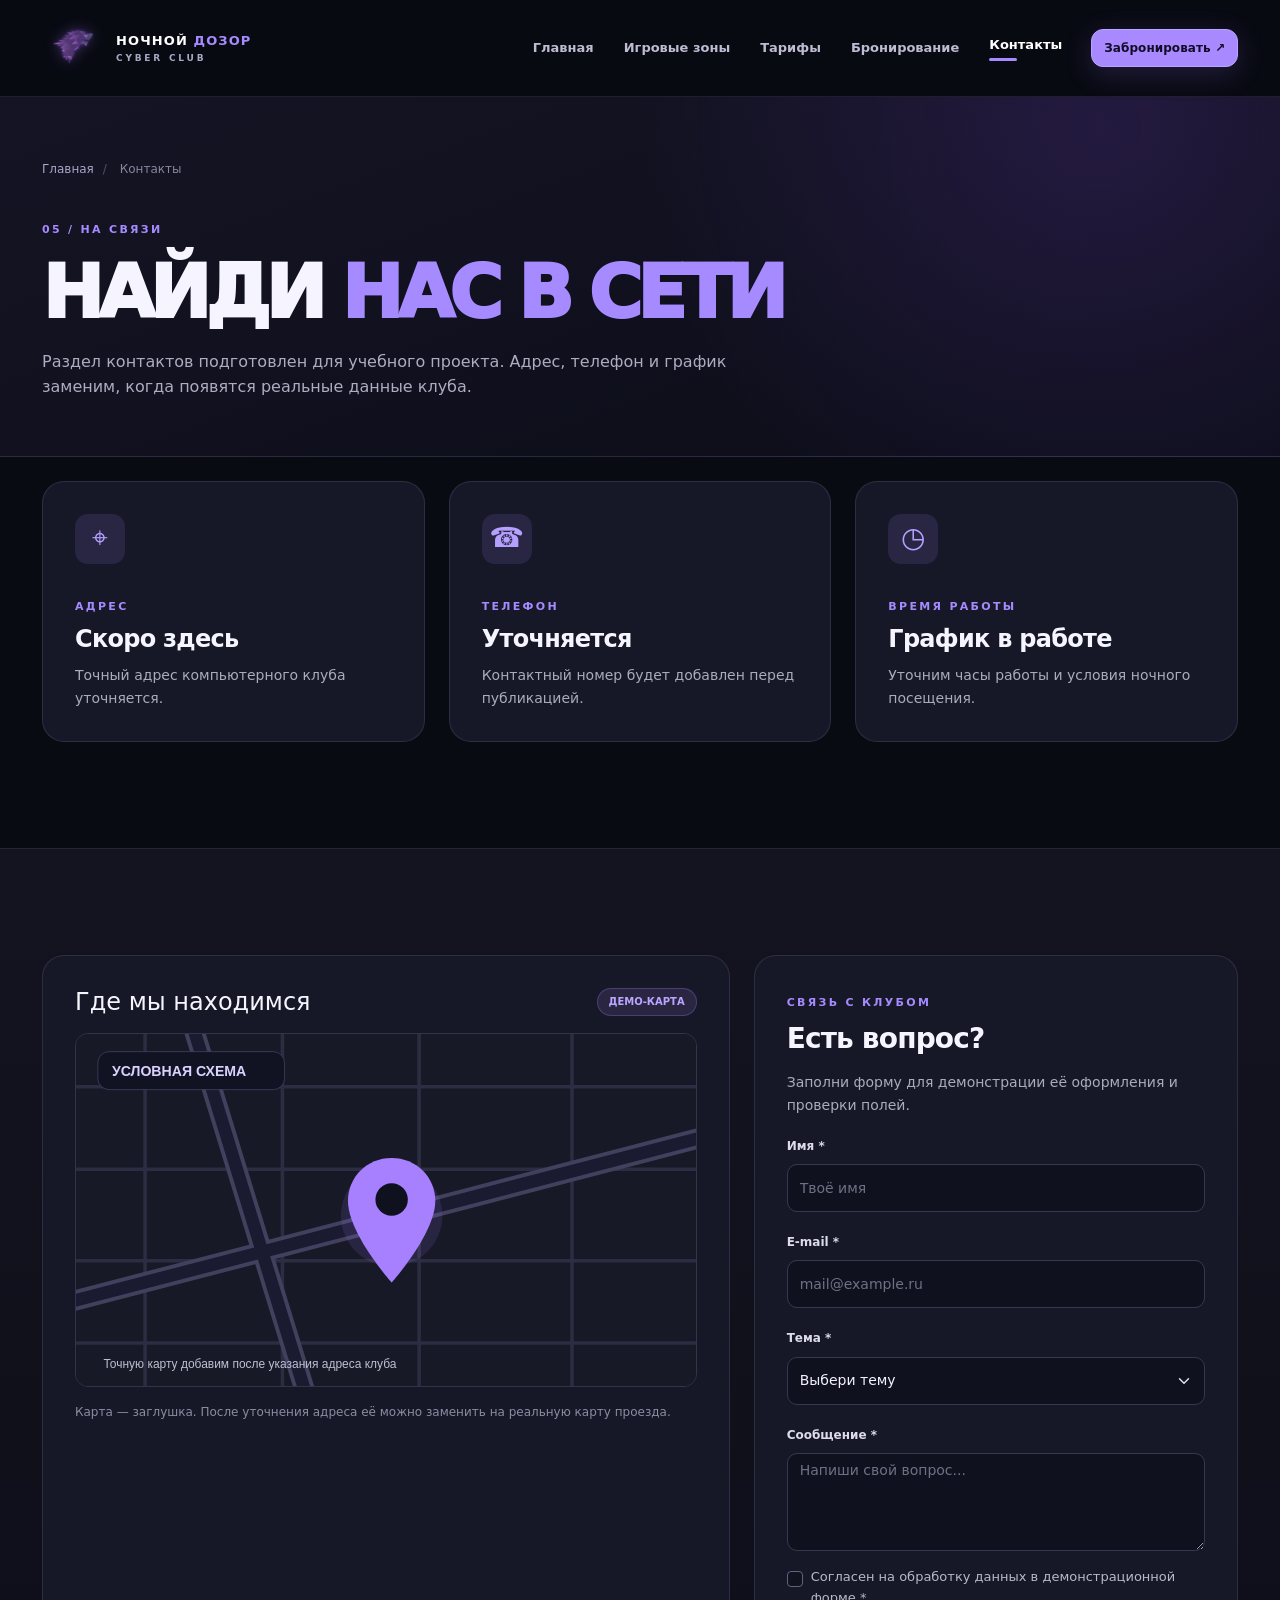
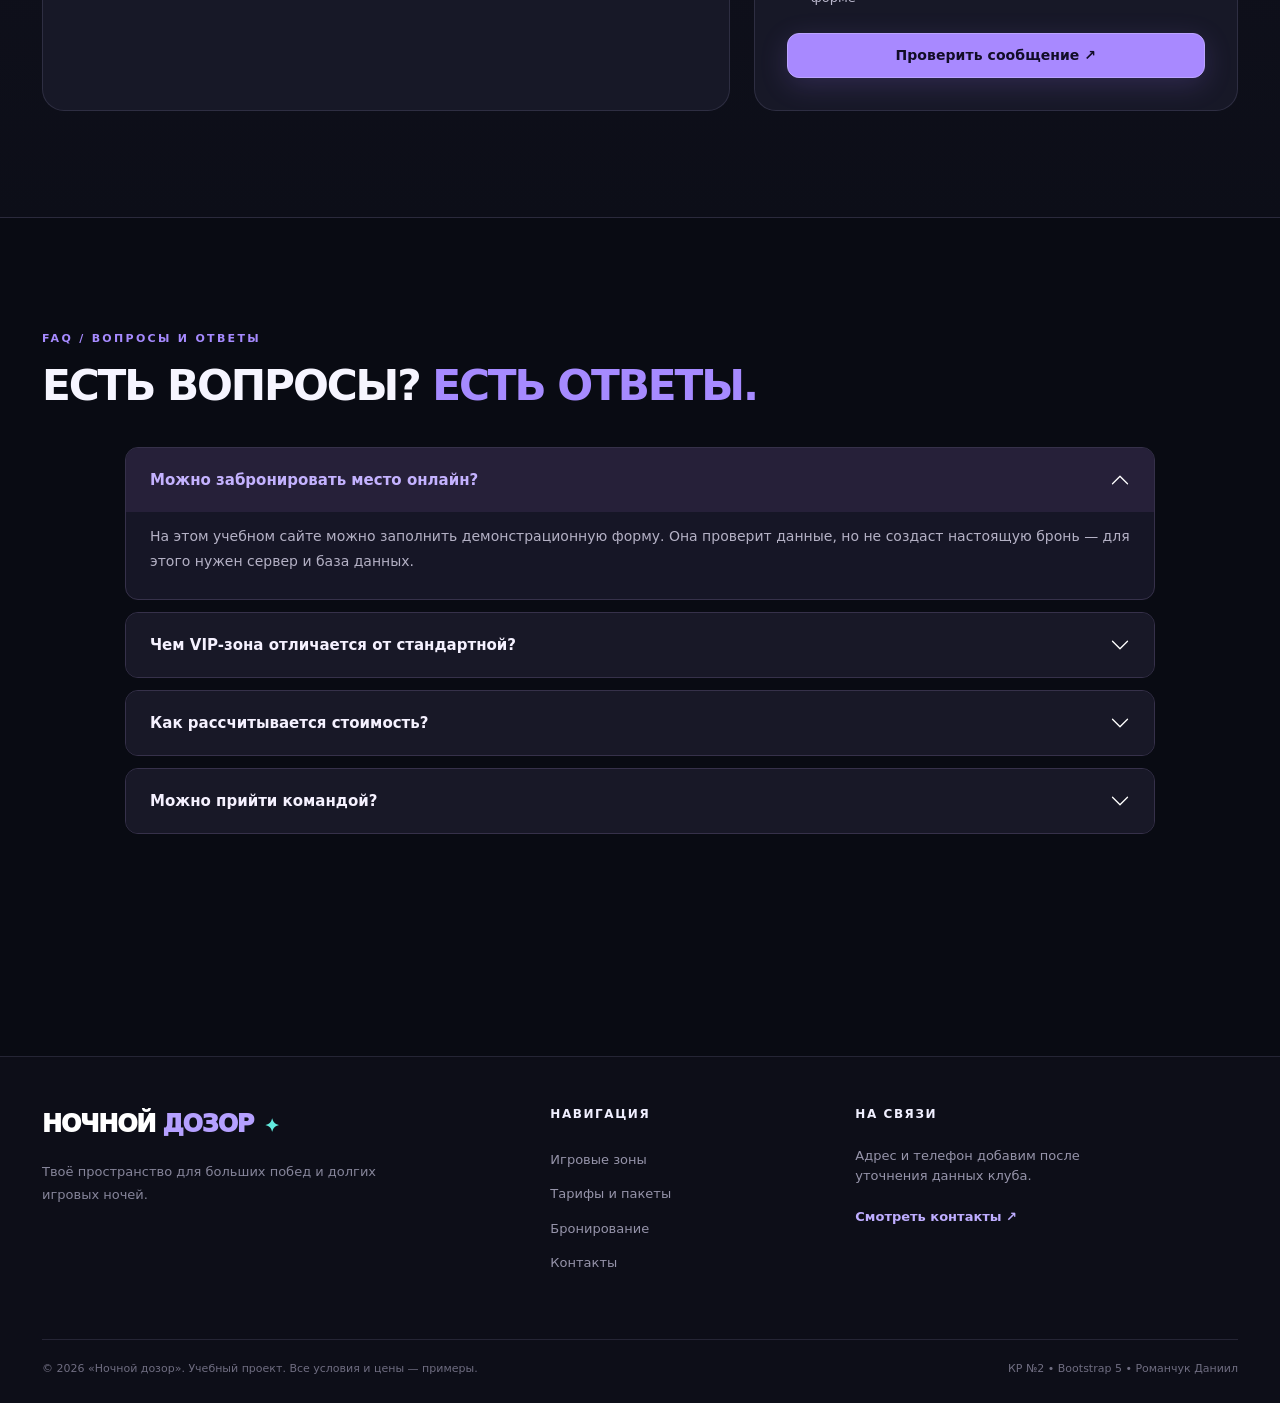
<file: contacts.html>
<!DOCTYPE html>

<html data-bs-theme="dark" lang="ru"><head><meta charset="utf-8"/><meta content="width=device-width, initial-scale=1" name="viewport"/><meta content="Контакты компьютерного клуба «Ночной дозор», вопросы и ответы, форма обратной связи." name="description"/><meta content="#090a12" name="theme-color"/><title>Контакты и FAQ — Ночной дозор</title><link href="images/favicon-wolf.png" rel="icon" type="image/png"/><link href="vendor/bootstrap/css/bootstrap.min.css" rel="stylesheet"/><link href="css/custom.css?v=2.1" rel="stylesheet"/></head>
<body class=""><a class="skip-link" href="#main-content">Перейти к содержимому</a><header class="site-header"><nav aria-label="Основная навигация" class="navbar navbar-expand-lg site-navbar"><div class="container">
<a aria-label="Ночной дозор — главная" class="navbar-brand brand" href="index.html"><img alt="" class="brand-logo" decoding="async" height="66" src="images/logo-wolf.png" width="66"/><span class="brand-name">НОЧНОЙ <b>ДОЗОР</b><small>CYBER CLUB</small></span></a>
<button aria-controls="siteNav" aria-expanded="false" aria-label="Открыть меню" class="navbar-toggler" data-bs-target="#siteNav" data-bs-toggle="collapse" type="button"><span class="navbar-toggler-icon"></span></button>
<div class="collapse navbar-collapse" id="siteNav"><ul class="navbar-nav ms-auto align-items-lg-center gap-lg-1"><li class="nav-item"><a class="nav-link" href="index.html">Главная</a></li><li class="nav-item"><a class="nav-link" href="catalog.html">Игровые зоны</a></li><li class="nav-item"><a class="nav-link" href="tariffs.html">Тарифы</a></li><li class="nav-item"><a class="nav-link" href="order.html">Бронирование</a></li><li class="nav-item"><a aria-current="page" class="nav-link active" href="contacts.html">Контакты</a></li></ul><a class="btn btn-glow btn-sm ms-lg-3 nav-book" href="order.html">Забронировать <span aria-hidden="true">↗</span></a></div></div></nav></header><main id="main-content"><section class="page-intro"><div class="container"><div class="breadcrumb-line"><a href="index.html">Главная</a><span>/</span> Контакты</div><span class="eyebrow">05 / НА СВЯЗИ</span><h1>НАЙДИ <em>НАС В СЕТИ</em></h1><p>Раздел контактов подготовлен для учебного проекта. Адрес, телефон и график заменим, когда появятся реальные данные клуба.</p></div></section>
<section class="section-pad pt-4"><div class="container"><div class="row g-4"><div class="col-md-4"><article class="contact-card h-100"><div class="contact-icon">⌖</div><span class="eyebrow">АДРЕС</span><h2>Скоро здесь</h2><p>Точный адрес компьютерного клуба уточняется.</p></article></div><div class="col-md-4"><article class="contact-card h-100"><div class="contact-icon">☎</div><span class="eyebrow">ТЕЛЕФОН</span><h2>Уточняется</h2><p>Контактный номер будет добавлен перед публикацией.</p></article></div><div class="col-md-4"><article class="contact-card h-100"><div class="contact-icon">◷</div><span class="eyebrow">ВРЕМЯ РАБОТЫ</span><h2>График в работе</h2><p>Уточним часы работы и условия ночного посещения.</p></article></div></div></div></section>
<section class="section-pad section-dark"><div class="container"><div class="row g-4 align-items-stretch"><div class="col-lg-7"><div class="map-panel h-100"><div class="d-flex justify-content-between align-items-center flex-wrap gap-2 mb-3"><h2 class="h4 m-0">Где мы находимся</h2><span class="badge rounded-pill badge-soft">ДЕМО-КАРТА</span></div><img alt="Условная карта без реального адреса, расположение клуба пока неизвестно" loading="lazy" src="images/map-demo.svg"/><p class="demo-caption mt-3 mb-0">Карта — заглушка. После уточнения адреса её можно заменить на реальную карту проезда.</p></div></div><div class="col-lg-5"><div class="form-panel h-100"><span class="eyebrow">СВЯЗЬ С КЛУБОМ</span><h2 class="h3 mt-2 mb-3">Есть вопрос?</h2><p class="muted-text small">Заполни форму для демонстрации её оформления и проверки полей.</p><form class="needs-validation demo-form" novalidate=""><div class="mb-3"><label class="form-label" for="feedback-name">Имя *</label><input class="form-control" id="feedback-name" minlength="2" name="name" placeholder="Твоё имя" required=""/><div class="invalid-feedback">Укажи имя.</div></div><div class="mb-3"><label class="form-label" for="feedback-email">E-mail *</label><input class="form-control" id="feedback-email" name="email" placeholder="mail@example.ru" required="" type="email"/><div class="invalid-feedback">Проверь e-mail.</div></div><div class="mb-3"><label class="form-label" for="feedback-topic">Тема *</label><select class="form-select" id="feedback-topic" name="topic" required=""><option value="">Выбери тему</option><option>Тарифы</option><option>Игровые зоны</option><option>Бронирование</option><option>Другое</option></select><div class="invalid-feedback">Выбери тему.</div></div><div class="mb-3"><label class="form-label" for="feedback-text">Сообщение *</label><textarea class="form-control" id="feedback-text" minlength="10" name="message" placeholder="Напиши свой вопрос..." required="" rows="4"></textarea><div class="invalid-feedback">Напиши хотя бы 10 символов.</div></div><div class="form-check mb-4"><input class="form-check-input" id="feedback-consent" required="" type="checkbox"/><label class="form-check-label small" for="feedback-consent">Согласен на обработку данных в демонстрационной форме *</label><div class="invalid-feedback">Нужно согласие.</div></div><button class="btn btn-glow w-100" type="submit">Проверить сообщение ↗</button></form></div></div></div></div></section>
<section class="section-pad" id="faq"><div class="container"><div class="section-header"><div><span class="eyebrow">FAQ / ВОПРОСЫ И ОТВЕТЫ</span><h2 class="section-title">ЕСТЬ ВОПРОСЫ? <span>ЕСТЬ ОТВЕТЫ.</span></h2></div></div><div class="accordion custom-accordion" id="clubFaq"><div class="accordion-item"><h3 class="accordion-header" id="faqH1"><button aria-controls="faq1" aria-expanded="true" class="accordion-button" data-bs-target="#faq1" data-bs-toggle="collapse" type="button">Можно забронировать место онлайн?</button></h3><div aria-labelledby="faqH1" class="accordion-collapse collapse show" data-bs-parent="#clubFaq" id="faq1"><div class="accordion-body">На этом учебном сайте можно заполнить демонстрационную форму. Она проверит данные, но не создаст настоящую бронь — для этого нужен сервер и база данных.</div></div></div><div class="accordion-item"><h3 class="accordion-header" id="faqH2"><button aria-controls="faq2" aria-expanded="false" class="accordion-button collapsed" data-bs-target="#faq2" data-bs-toggle="collapse" type="button">Чем VIP-зона отличается от стандартной?</button></h3><div aria-labelledby="faqH2" class="accordion-collapse collapse" data-bs-parent="#clubFaq" id="faq2"><div class="accordion-body">В демонстрационном каталоге VIP отличается более мощным оборудованием, монитором 360 Гц и повышенным комфортом. Реальные характеристики подлежат уточнению.</div></div></div><div class="accordion-item"><h3 class="accordion-header" id="faqH3"><button aria-controls="faq3" aria-expanded="false" class="accordion-button collapsed" data-bs-target="#faq3" data-bs-toggle="collapse" type="button">Как рассчитывается стоимость?</button></h3><div aria-labelledby="faqH3" class="accordion-collapse collapse" data-bs-parent="#clubFaq" id="faq3"><div class="accordion-body">Стоимость зависит от длительности и формата: Standard и VIP рассчитаны на одно место, а Full Room бронируется целиком на пять компьютеров. Предварительная сумма отображается на странице бронирования.</div></div></div><div class="accordion-item"><h3 class="accordion-header" id="faqH4"><button aria-controls="faq4" aria-expanded="false" class="accordion-button collapsed" data-bs-target="#faq4" data-bs-toggle="collapse" type="button">Можно прийти командой?</button></h3><div aria-labelledby="faqH4" class="accordion-collapse collapse" data-bs-parent="#clubFaq" id="faq4"><div class="accordion-body">Да, в концепции проекта предусмотрена командная зона Full Room. Стоимость указана за одно место; количество мест нужно согласовать при реальном бронировании.</div></div></div></div></div></section></main><footer class="site-footer"><div class="container"><div class="row g-4 py-5"><div class="col-lg-5"><a class="footer-brand" href="index.html">НОЧНОЙ<span> ДОЗОР</span><i>✦</i></a><p class="footer-description mt-3">Твоё пространство для больших побед и долгих игровых ночей.</p></div><div class="col-6 col-lg-3"><div class="footer-heading">Навигация</div><ul class="list-unstyled footer-links"><li><a href="catalog.html">Игровые зоны</a></li><li><a href="tariffs.html">Тарифы и пакеты</a></li><li><a href="order.html">Бронирование</a></li><li><a href="contacts.html">Контакты</a></li></ul></div><div class="col-6 col-lg-4"><div class="footer-heading">На связи</div><p class="footer-contact">Адрес и телефон добавим после уточнения данных клуба.</p><a class="footer-inline-link" href="contacts.html">Смотреть контакты ↗</a></div></div><div class="footer-bottom d-flex flex-column flex-md-row gap-2 justify-content-between align-items-md-center"><span>© 2026 «Ночной дозор». Учебный проект. Все условия и цены — примеры.</span><span>КР №2 • Bootstrap 5 • Романчук Даниил</span></div></div></footer><div aria-hidden="true" aria-labelledby="quickBookingTitle" class="modal fade" id="quickBookingModal" tabindex="-1"><div class="modal-dialog modal-dialog-centered"><div class="modal-content custom-modal"><div class="modal-header border-0 pb-0"><div><span class="eyebrow">БЫСТРАЯ ЗАЯВКА</span><h2 class="modal-title h3 mt-2" id="quickBookingTitle">Погнали играть?</h2></div><button aria-label="Закрыть" class="btn-close" data-bs-dismiss="modal" type="button"></button></div><form class="needs-validation demo-form" novalidate=""><div class="modal-body"><p class="muted-text small mb-4">Оставь контакты, чтобы проверить работу формы. Данные никуда не отправляются.</p><div class="mb-3"><label class="form-label" for="quick-name">Имя</label><input autocomplete="name" class="form-control" id="quick-name" minlength="2" name="name" placeholder="Как к тебе обращаться?" required=""/><div class="invalid-feedback">Укажи имя (минимум 2 символа).</div></div><div class="mb-3"><label class="form-label" for="quick-phone">Телефон</label><div class="input-group"><span class="input-group-text">☎</span><input autocomplete="tel" class="form-control" id="quick-phone" inputmode="tel" minlength="10" name="phone" placeholder="+7 999 123-45-67" required="" type="tel"/></div><div class="form-hint">Номер для связи (учебный пример).</div></div><div class="mb-3"><label class="form-label" for="quick-zone">Игровая зона</label><select class="form-select" id="quick-zone" name="zone" required=""><option value="">Выбери зону</option><option value="standard">Standard</option><option value="vip">VIP Lounge</option><option value="team">Full Room — 5 ПК</option></select><div class="invalid-feedback">Выбери игровую зону.</div></div><div class="form-check"><input class="form-check-input" id="quick-consent" required="" type="checkbox"/><label class="form-check-label small" for="quick-consent">Согласен на обработку данных в рамках демонстрационной формы</label><div class="invalid-feedback">Нужно согласие.</div></div></div><div class="modal-footer border-0 pt-0"><button class="btn btn-outline-light" data-bs-dismiss="modal" type="button">Отмена</button><button class="btn btn-glow" type="submit">Проверить заявку ↗</button></div></form></div></div></div>
<div class="toast-container position-fixed bottom-0 end-0 p-3" style="z-index:1090"><div aria-atomic="true" aria-live="polite" class="toast demo-toast" id="demoToast" role="status"><div class="d-flex"><div class="toast-body" id="demoToastBody">Форма проверена. Это демонстрация: данные не отправлялись.</div><button aria-label="Закрыть" class="btn-close btn-close-white me-2 m-auto" data-bs-dismiss="toast" type="button"></button></div></div></div><script src="vendor/bootstrap/js/bootstrap.bundle.min.js"></script><script src="js/main.js?v=2.1"></script></body></html>
</file>
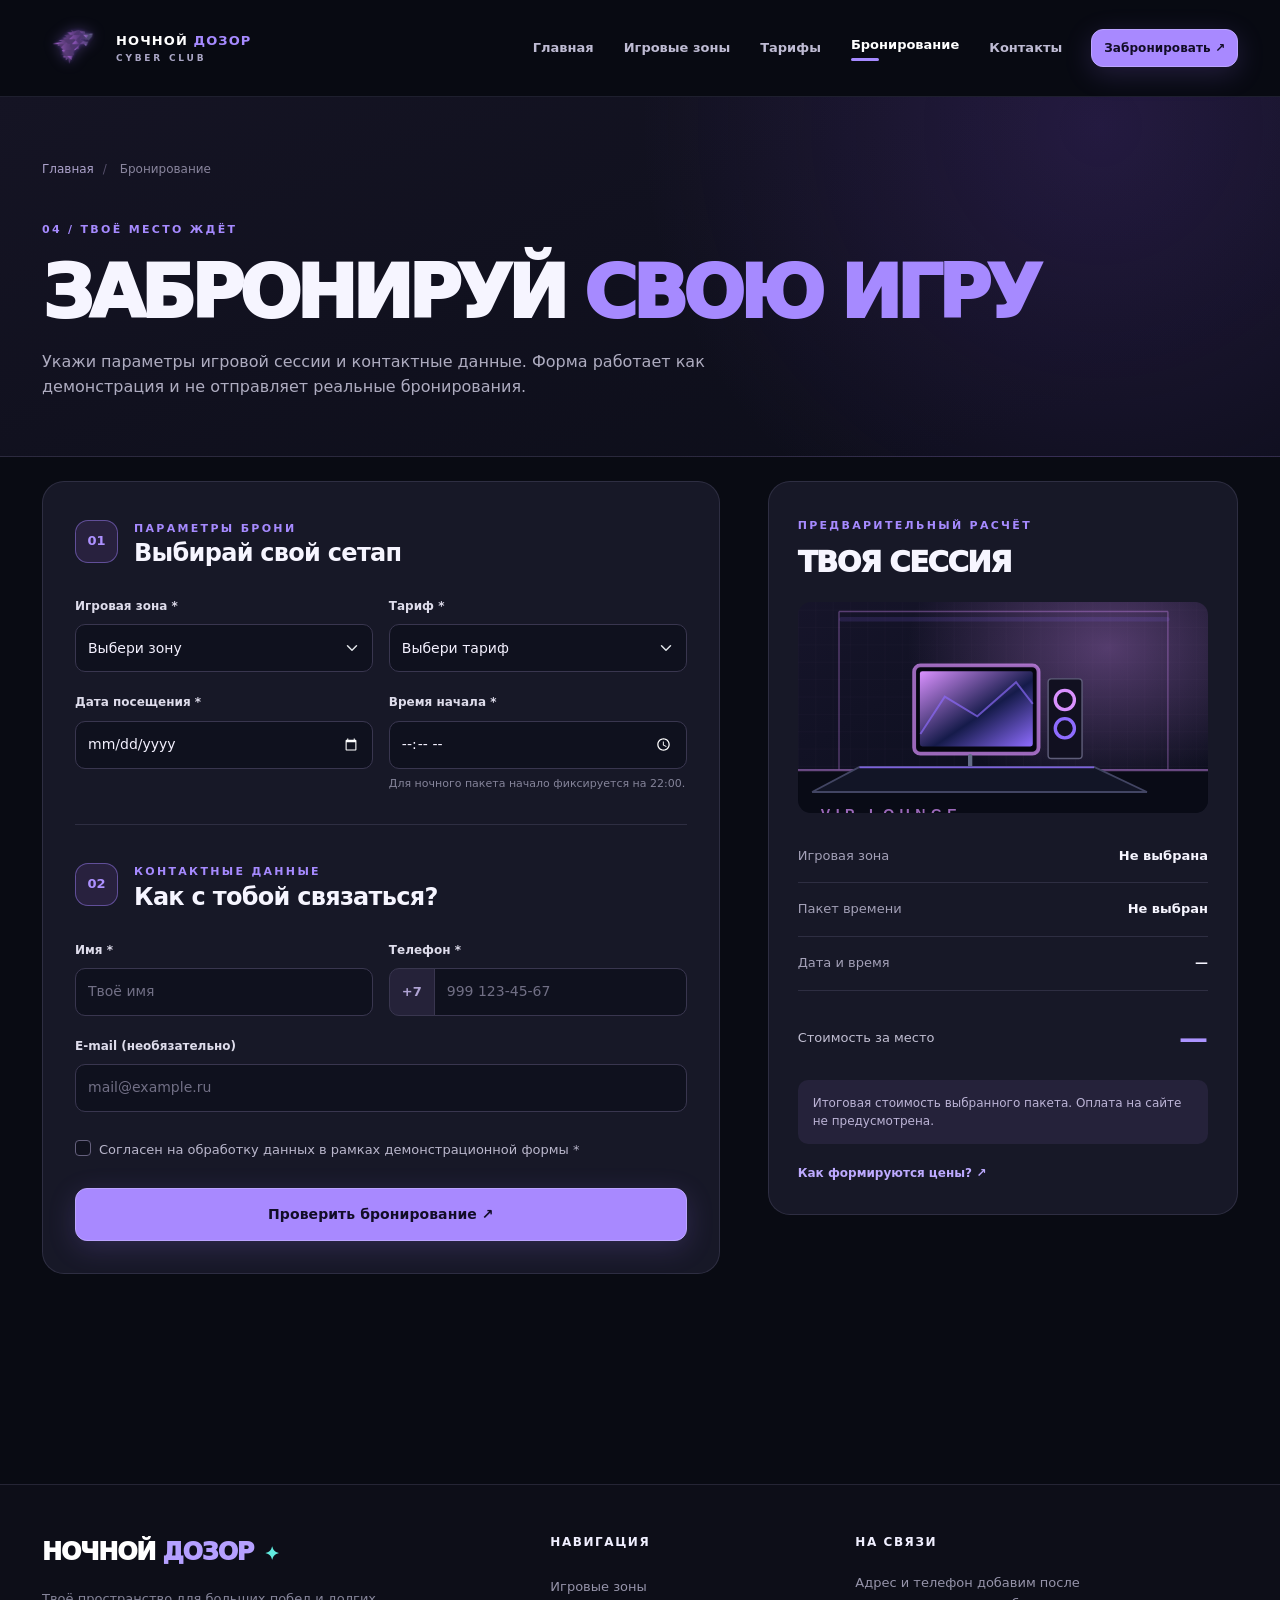
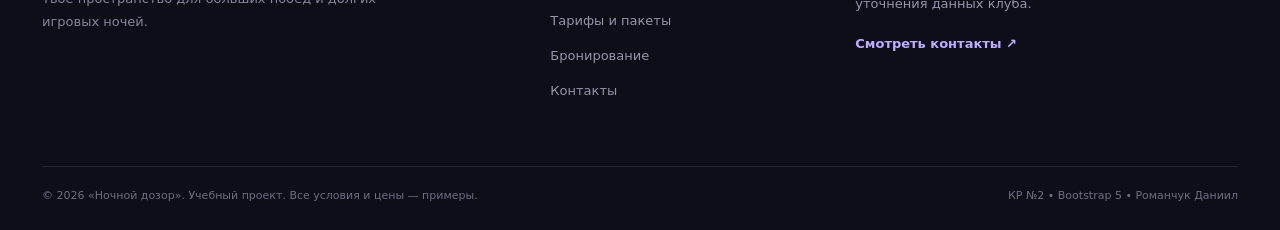
<file: order.html>
<!DOCTYPE html>

<html data-bs-theme="dark" lang="ru"><head><meta charset="utf-8"/><meta content="width=device-width, initial-scale=1" name="viewport"/><meta content="Демонстрационная форма бронирования места в компьютерном клубе «Ночной дозор» с расчётом стоимости." name="description"/><meta content="#090a12" name="theme-color"/><title>Бронирование — Ночной дозор</title><link href="images/favicon-wolf.png" rel="icon" type="image/png"/><link href="vendor/bootstrap/css/bootstrap.min.css" rel="stylesheet"/><link href="css/custom.css?v=2.1" rel="stylesheet"/></head>
<body class=""><a class="skip-link" href="#main-content">Перейти к содержимому</a><header class="site-header"><nav aria-label="Основная навигация" class="navbar navbar-expand-lg site-navbar"><div class="container">
<a aria-label="Ночной дозор — главная" class="navbar-brand brand" href="index.html"><img alt="" class="brand-logo" decoding="async" height="66" src="images/logo-wolf.png" width="66"/><span class="brand-name">НОЧНОЙ <b>ДОЗОР</b><small>CYBER CLUB</small></span></a>
<button aria-controls="siteNav" aria-expanded="false" aria-label="Открыть меню" class="navbar-toggler" data-bs-target="#siteNav" data-bs-toggle="collapse" type="button"><span class="navbar-toggler-icon"></span></button>
<div class="collapse navbar-collapse" id="siteNav"><ul class="navbar-nav ms-auto align-items-lg-center gap-lg-1"><li class="nav-item"><a class="nav-link" href="index.html">Главная</a></li><li class="nav-item"><a class="nav-link" href="catalog.html">Игровые зоны</a></li><li class="nav-item"><a class="nav-link" href="tariffs.html">Тарифы</a></li><li class="nav-item"><a aria-current="page" class="nav-link active" href="order.html">Бронирование</a></li><li class="nav-item"><a class="nav-link" href="contacts.html">Контакты</a></li></ul><a class="btn btn-glow btn-sm ms-lg-3 nav-book" href="order.html">Забронировать <span aria-hidden="true">↗</span></a></div></div></nav></header><main id="main-content"><section class="page-intro"><div class="container"><div class="breadcrumb-line"><a href="index.html">Главная</a><span>/</span> Бронирование</div><span class="eyebrow">04 / ТВОЁ МЕСТО ЖДЁТ</span><h1>ЗАБРОНИРУЙ <em>СВОЮ ИГРУ</em></h1><p>Укажи параметры игровой сессии и контактные данные. Форма работает как демонстрация и не отправляет реальные бронирования.</p></div></section>
<section class="section-pad pt-4"><div class="container"><div class="row g-4 g-lg-5"><div class="col-lg-7"><div class="form-panel"><div class="d-flex align-items-center gap-3 mb-4"><span class="step-bubble">01</span><div><span class="eyebrow">ПАРАМЕТРЫ БРОНИ</span><h2 class="h4 m-0">Выбирай свой сетап</h2></div></div><form class="needs-validation demo-form" id="bookingForm" novalidate=""><div class="row g-3"><div class="col-md-6"><label class="form-label" for="booking-zone">Игровая зона *</label><select class="form-select" id="booking-zone" name="zone" required=""><option value="">Выбери зону</option><option value="standard">Standard Zone</option><option value="vip">VIP Lounge</option><option value="team">Full Room — 5 ПК</option></select><div class="invalid-feedback">Выбери игровую зону.</div></div><div class="col-md-6"><label class="form-label" for="booking-tariff">Тариф *</label><select class="form-select" id="booking-tariff" name="tariff" required=""><option value="">Выбери тариф</option><option value="1h">1 час — 220 ₽</option><option value="3h">3 часа — 590 ₽</option><option value="5h">5 часов — 890 ₽</option><option value="night">Ночь (22:00–06:00) — 1 290 ₽</option></select><div class="invalid-feedback">Выбери тариф.</div></div><div class="col-md-6"><label class="form-label" for="booking-date">Дата посещения *</label><input class="form-control" id="booking-date" name="date" required="" type="date"/><div class="invalid-feedback">Выбери будущую или сегодняшнюю дату.</div></div><div class="col-md-6"><label class="form-label" for="booking-time">Время начала *</label><input class="form-control" id="booking-time" name="time" required="" type="time"/><div class="invalid-feedback">Укажи время начала.</div><div class="form-hint">Для ночного пакета начало фиксируется на 22:00.</div></div></div><div class="form-divider"></div><div class="d-flex align-items-center gap-3 mb-4"><span class="step-bubble">02</span><div><span class="eyebrow">КОНТАКТНЫЕ ДАННЫЕ</span><h2 class="h4 m-0">Как с тобой связаться?</h2></div></div><div class="row g-3"><div class="col-md-6"><label class="form-label" for="booking-name">Имя *</label><input autocomplete="name" class="form-control" id="booking-name" minlength="2" name="name" placeholder="Твоё имя" required="" type="text"/><div class="invalid-feedback">Укажи имя (минимум 2 символа).</div></div><div class="col-md-6"><label class="form-label" for="booking-phone">Телефон *</label><div class="input-group"><span class="input-group-text">+7</span><input autocomplete="tel-national" class="form-control" id="booking-phone" inputmode="tel" name="phone" pattern="[0-9 ()-]{10,18}" placeholder="999 123-45-67" required="" type="tel"/></div><div class="invalid-feedback phone-error">Введите номер (10–18 символов: цифры, пробелы, скобки или дефисы).</div></div><div class="col-12"><label class="form-label" for="booking-email">E-mail (необязательно)</label><input autocomplete="email" class="form-control" id="booking-email" name="email" placeholder="mail@example.ru" type="email"/><div class="invalid-feedback">Проверь формат электронной почты.</div></div><div class="col-12"><div class="form-check mt-2"><input class="form-check-input" id="booking-consent" required="" type="checkbox"/><label class="form-check-label" for="booking-consent">Согласен на обработку данных в рамках демонстрационной формы *</label><div class="invalid-feedback">Нужно подтвердить согласие.</div></div></div></div><button class="btn btn-glow btn-lg w-100 mt-4" type="submit">Проверить бронирование ↗</button></form></div></div><div class="col-lg-5"><aside class="summary-panel"><span class="eyebrow">ПРЕДВАРИТЕЛЬНЫЙ РАСЧЁТ</span><h2>ТВОЯ СЕССИЯ</h2><div class="summary-art"><img alt="Компьютерное игровое место" loading="lazy" src="images/zone-vip.svg"/></div><div class="summary-row"><span>Игровая зона</span><strong id="summary-zone">Не выбрана</strong></div><div class="summary-row"><span>Пакет времени</span><strong id="summary-tariff">Не выбран</strong></div><div class="summary-row"><span>Дата и время</span><strong id="summary-date">—</strong></div><div class="summary-total"><span id="summary-price-label">Стоимость за место</span><strong id="summary-price">—</strong></div><div class="summary-note">Итоговая стоимость выбранного пакета. Оплата на сайте не предусмотрена.</div><a class="summary-help" href="tariffs.html">Как формируются цены? ↗</a></aside></div></div></div></section></main><footer class="site-footer"><div class="container"><div class="row g-4 py-5"><div class="col-lg-5"><a class="footer-brand" href="index.html">НОЧНОЙ<span> ДОЗОР</span><i>✦</i></a><p class="footer-description mt-3">Твоё пространство для больших побед и долгих игровых ночей.</p></div><div class="col-6 col-lg-3"><div class="footer-heading">Навигация</div><ul class="list-unstyled footer-links"><li><a href="catalog.html">Игровые зоны</a></li><li><a href="tariffs.html">Тарифы и пакеты</a></li><li><a href="order.html">Бронирование</a></li><li><a href="contacts.html">Контакты</a></li></ul></div><div class="col-6 col-lg-4"><div class="footer-heading">На связи</div><p class="footer-contact">Адрес и телефон добавим после уточнения данных клуба.</p><a class="footer-inline-link" href="contacts.html">Смотреть контакты ↗</a></div></div><div class="footer-bottom d-flex flex-column flex-md-row gap-2 justify-content-between align-items-md-center"><span>© 2026 «Ночной дозор». Учебный проект. Все условия и цены — примеры.</span><span>КР №2 • Bootstrap 5 • Романчук Даниил</span></div></div></footer><div aria-hidden="true" aria-labelledby="quickBookingTitle" class="modal fade" id="quickBookingModal" tabindex="-1"><div class="modal-dialog modal-dialog-centered"><div class="modal-content custom-modal"><div class="modal-header border-0 pb-0"><div><span class="eyebrow">БЫСТРАЯ ЗАЯВКА</span><h2 class="modal-title h3 mt-2" id="quickBookingTitle">Погнали играть?</h2></div><button aria-label="Закрыть" class="btn-close" data-bs-dismiss="modal" type="button"></button></div><form class="needs-validation demo-form" novalidate=""><div class="modal-body"><p class="muted-text small mb-4">Оставь контакты, чтобы проверить работу формы. Данные никуда не отправляются.</p><div class="mb-3"><label class="form-label" for="quick-name">Имя</label><input autocomplete="name" class="form-control" id="quick-name" minlength="2" name="name" placeholder="Как к тебе обращаться?" required=""/><div class="invalid-feedback">Укажи имя (минимум 2 символа).</div></div><div class="mb-3"><label class="form-label" for="quick-phone">Телефон</label><div class="input-group"><span class="input-group-text">☎</span><input autocomplete="tel" class="form-control" id="quick-phone" inputmode="tel" minlength="10" name="phone" placeholder="+7 999 123-45-67" required="" type="tel"/></div><div class="form-hint">Номер для связи (учебный пример).</div></div><div class="mb-3"><label class="form-label" for="quick-zone">Игровая зона</label><select class="form-select" id="quick-zone" name="zone" required=""><option value="">Выбери зону</option><option value="standard">Standard</option><option value="vip">VIP Lounge</option><option value="team">Full Room — 5 ПК</option></select><div class="invalid-feedback">Выбери игровую зону.</div></div><div class="form-check"><input class="form-check-input" id="quick-consent" required="" type="checkbox"/><label class="form-check-label small" for="quick-consent">Согласен на обработку данных в рамках демонстрационной формы</label><div class="invalid-feedback">Нужно согласие.</div></div></div><div class="modal-footer border-0 pt-0"><button class="btn btn-outline-light" data-bs-dismiss="modal" type="button">Отмена</button><button class="btn btn-glow" type="submit">Проверить заявку ↗</button></div></form></div></div></div>
<div class="toast-container position-fixed bottom-0 end-0 p-3" style="z-index:1090"><div aria-atomic="true" aria-live="polite" class="toast demo-toast" id="demoToast" role="status"><div class="d-flex"><div class="toast-body" id="demoToastBody">Форма проверена. Это демонстрация: данные не отправлялись.</div><button aria-label="Закрыть" class="btn-close btn-close-white me-2 m-auto" data-bs-dismiss="toast" type="button"></button></div></div></div><script src="vendor/bootstrap/js/bootstrap.bundle.min.js"></script><script src="js/main.js?v=2.1"></script></body></html>
</file>
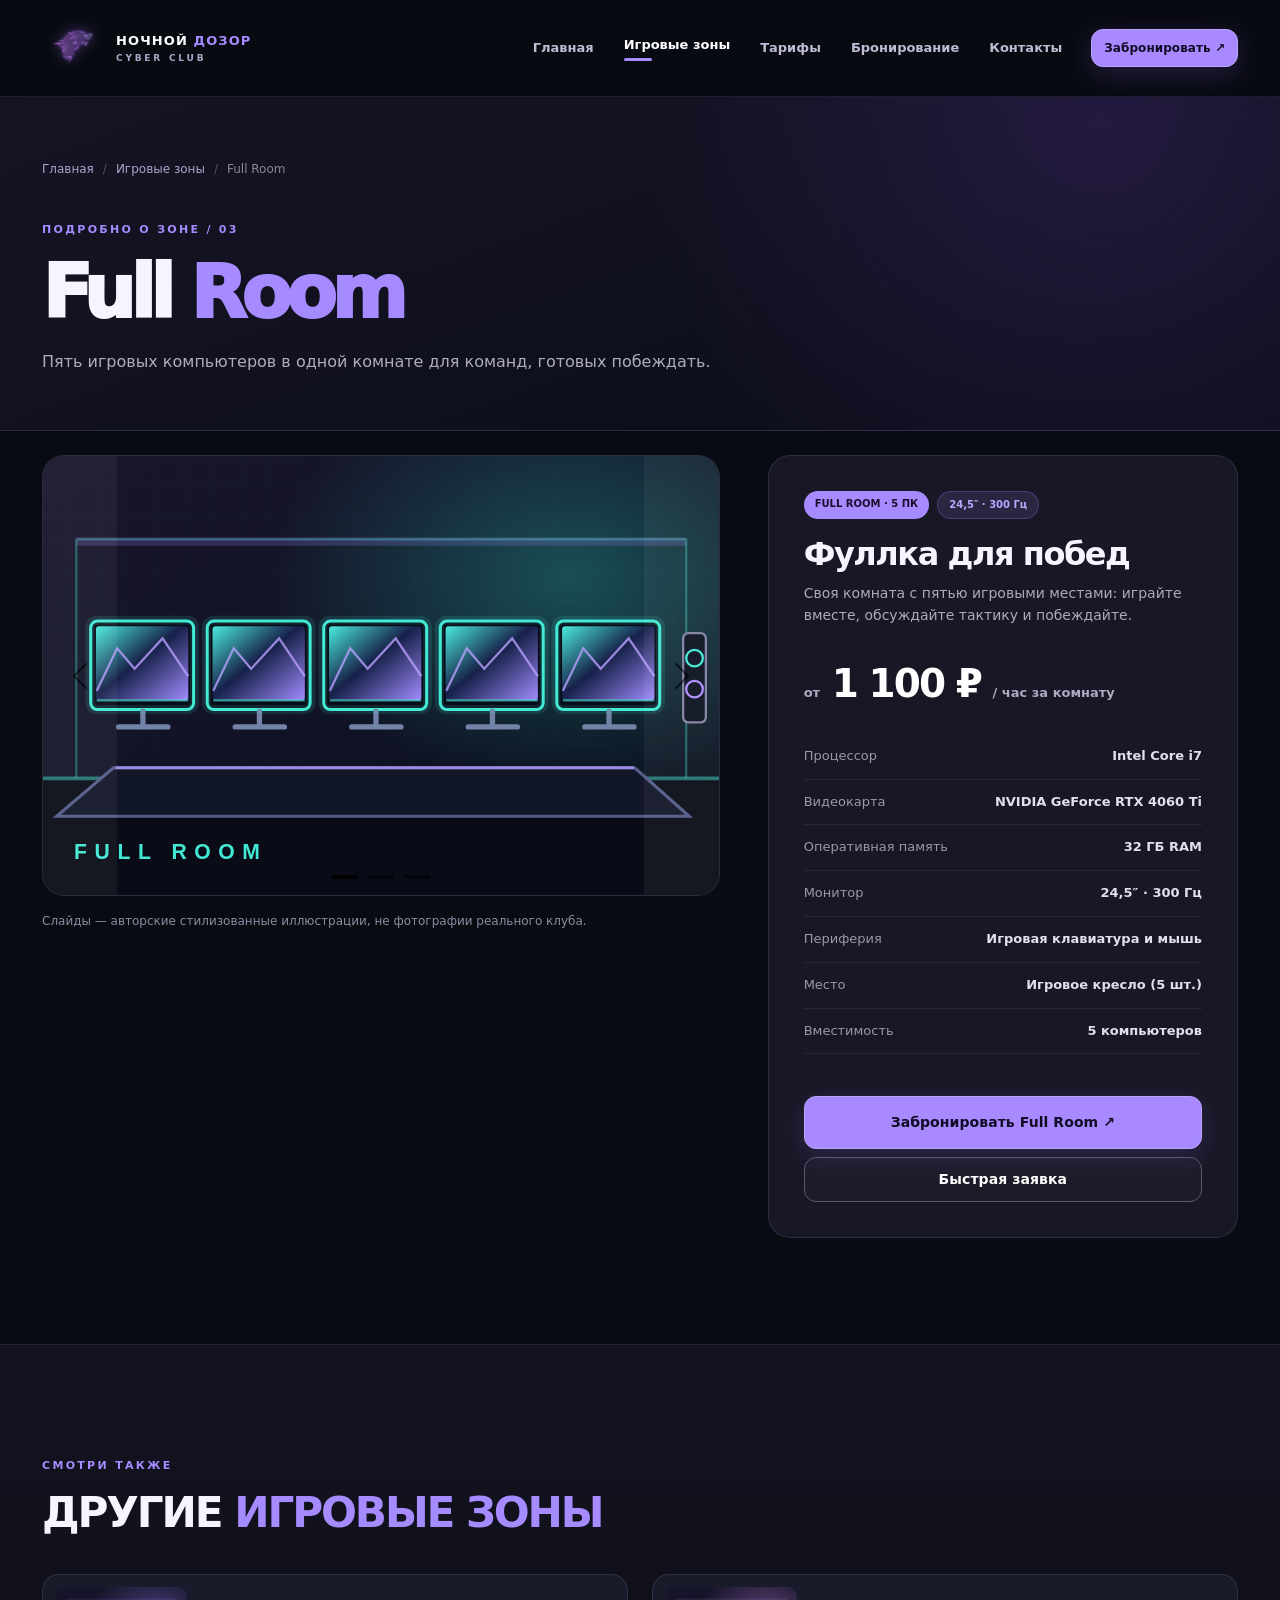
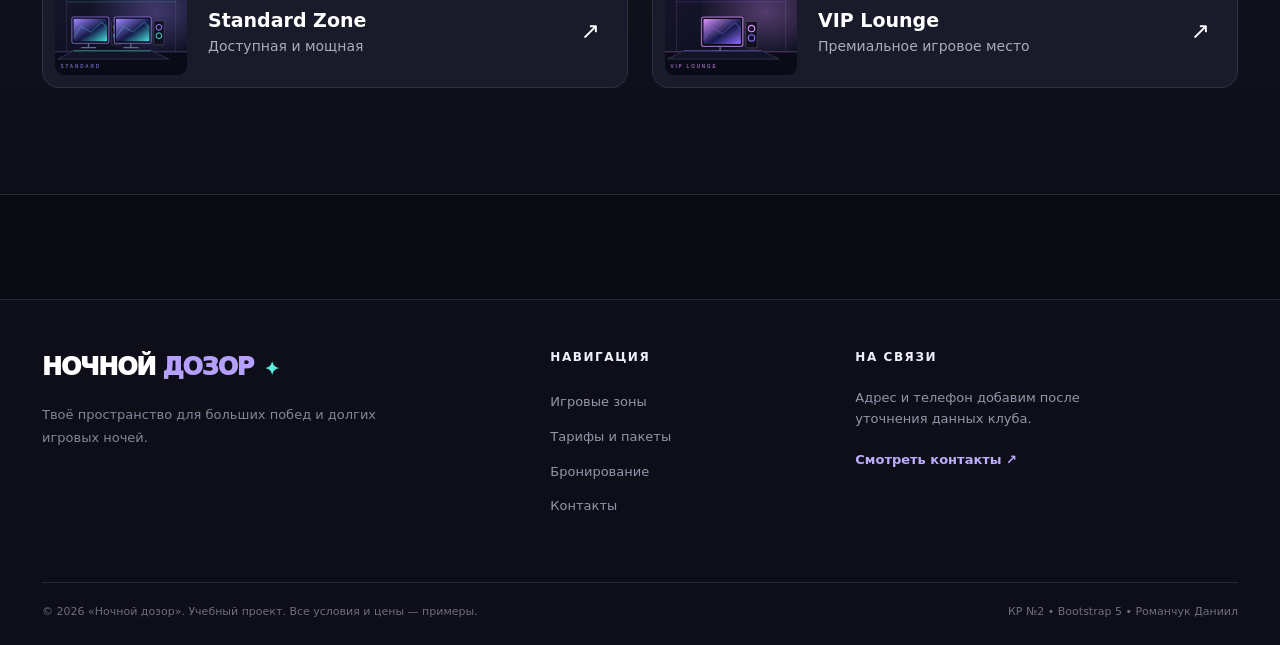
<file: product-fullroom.html>
<!DOCTYPE html>

<html data-bs-theme="dark" lang="ru"><head><meta charset="utf-8"/><meta content="width=device-width, initial-scale=1" name="viewport"/><meta content="Full Room: оборудование, условия и стоимость в компьютерном клубе «Ночной дозор»." name="description"/><meta content="#090a12" name="theme-color"/><title>Full Room — Ночной дозор</title><link href="images/favicon-wolf.png" rel="icon" type="image/png"/><link href="vendor/bootstrap/css/bootstrap.min.css" rel="stylesheet"/><link href="css/custom.css?v=2.1" rel="stylesheet"/></head>
<body class=""><a class="skip-link" href="#main-content">Перейти к содержимому</a><header class="site-header"><nav aria-label="Основная навигация" class="navbar navbar-expand-lg site-navbar"><div class="container">
<a aria-label="Ночной дозор — главная" class="navbar-brand brand" href="index.html"><img alt="" class="brand-logo" decoding="async" height="66" src="images/logo-wolf.png" width="66"/><span class="brand-name">НОЧНОЙ <b>ДОЗОР</b><small>CYBER CLUB</small></span></a>
<button aria-controls="siteNav" aria-expanded="false" aria-label="Открыть меню" class="navbar-toggler" data-bs-target="#siteNav" data-bs-toggle="collapse" type="button"><span class="navbar-toggler-icon"></span></button>
<div class="collapse navbar-collapse" id="siteNav"><ul class="navbar-nav ms-auto align-items-lg-center gap-lg-1"><li class="nav-item"><a class="nav-link" href="index.html">Главная</a></li><li class="nav-item"><a aria-current="page" class="nav-link active" href="catalog.html">Игровые зоны</a></li><li class="nav-item"><a class="nav-link" href="tariffs.html">Тарифы</a></li><li class="nav-item"><a class="nav-link" href="order.html">Бронирование</a></li><li class="nav-item"><a class="nav-link" href="contacts.html">Контакты</a></li></ul><a class="btn btn-glow btn-sm ms-lg-3 nav-book" href="order.html">Забронировать <span aria-hidden="true">↗</span></a></div></div></nav></header><main id="main-content"><section class="page-intro"><div class="container"><div class="breadcrumb-line"><a href="index.html">Главная</a><span>/</span><a href="catalog.html">Игровые зоны</a><span>/</span>Full Room</div><span class="eyebrow">ПОДРОБНО О ЗОНЕ / 03</span><h1>Full <em>Room</em></h1><p>Пять игровых компьютеров в одной комнате для команд, готовых побеждать.</p></div></section>
<section class="section-pad pt-4"><div class="container"><div class="row g-5 align-items-start"><div class="col-lg-7"><div aria-label="Иллюстрации игровой зоны" class="carousel slide gallery-carousel" data-bs-ride="false" id="fullroomCarousel"><div class="carousel-indicators"><button aria-current="true" aria-label="Иллюстрация 1" class="active" data-bs-slide-to="0" data-bs-target="#fullroomCarousel" type="button"></button><button aria-label="Иллюстрация 2" data-bs-slide-to="1" data-bs-target="#fullroomCarousel" type="button"></button><button aria-label="Иллюстрация 3" data-bs-slide-to="2" data-bs-target="#fullroomCarousel" type="button"></button></div><div class="carousel-inner"><div class="carousel-item active"><img alt="Фуллка на пять игровых компьютеров, иллюстрация" class="d-block w-100" src="images/zone-fullroom.svg"/></div><div class="carousel-item"><img alt="Компьютер и игровой монитор, цифровая иллюстрация" class="d-block w-100" src="images/gallery-room.svg"/></div><div class="carousel-item"><img alt="Игровое пространство, цифровая иллюстрация" class="d-block w-100" src="images/gallery-room.svg"/></div></div><button class="carousel-control-prev" data-bs-slide="prev" data-bs-target="#fullroomCarousel" type="button"><span aria-hidden="true" class="carousel-control-prev-icon"></span><span class="visually-hidden">Предыдущий слайд</span></button><button class="carousel-control-next" data-bs-slide="next" data-bs-target="#fullroomCarousel" type="button"><span aria-hidden="true" class="carousel-control-next-icon"></span><span class="visually-hidden">Следующий слайд</span></button></div><p class="demo-caption mt-3">Слайды — авторские стилизованные иллюстрации, не фотографии реального клуба.</p></div><div class="col-lg-5"><div class="product-detail"><div class="d-flex gap-2 mb-3"><span class="badge rounded-pill badge-hot">FULL ROOM · 5 ПК</span><span class="badge rounded-pill badge-soft">24,5″ · 300 Гц</span></div><h2>Фуллка для побед</h2><p>Своя комната с пятью игровыми местами: играйте вместе, обсуждайте тактику и побеждайте.</p><div class="product-price"><span>от</span> 1 100 ₽ <small>/ час за комнату</small></div><ul class="spec-list spec-list--product"><li><span>Процессор</span><b>Intel Core i7</b></li><li><span>Видеокарта</span><b>NVIDIA GeForce RTX 4060 Ti</b></li><li><span>Оперативная память</span><b>32 ГБ RAM</b></li><li><span>Монитор</span><b>24,5″ · 300 Гц</b></li><li><span>Периферия</span><b>Игровая клавиатура и мышь</b></li><li><span>Место</span><b>Игровое кресло (5 шт.)</b></li><li><span>Вместимость</span><b>5 компьютеров</b></li></ul><a class="btn btn-glow btn-lg w-100 mt-4" href="order.html?zone=team">Забронировать Full Room ↗</a><button class="btn btn-outline-bright w-100 mt-2" data-bs-target="#quickBookingModal" data-bs-toggle="modal" data-zone="team" type="button">Быстрая заявка</button></div></div></div></div></section>
<section class="section-pad section-dark"><div class="container"><div class="section-header"><div><span class="eyebrow">СМОТРИ ТАКЖЕ</span><h2 class="section-title">ДРУГИЕ <span>ИГРОВЫЕ ЗОНЫ</span></h2></div></div><div class="row g-4"><div class="col-md-6"><a class="related-zone" href="product-standard.html"><img alt="Стандартная игровая зона" src="images/zone-standard.svg"/><span><b>Standard Zone</b><small>Доступная и мощная</small></span><span aria-hidden="true">↗</span></a></div><div class="col-md-6"><a class="related-zone" href="product.html"><img alt="VIP Lounge" src="images/zone-vip.svg"/><span><b>VIP Lounge</b><small>Премиальное игровое место</small></span><span aria-hidden="true">↗</span></a></div></div></div></section></main><footer class="site-footer"><div class="container"><div class="row g-4 py-5"><div class="col-lg-5"><a class="footer-brand" href="index.html">НОЧНОЙ<span> ДОЗОР</span><i>✦</i></a><p class="footer-description mt-3">Твоё пространство для больших побед и долгих игровых ночей.</p></div><div class="col-6 col-lg-3"><div class="footer-heading">Навигация</div><ul class="list-unstyled footer-links"><li><a href="catalog.html">Игровые зоны</a></li><li><a href="tariffs.html">Тарифы и пакеты</a></li><li><a href="order.html">Бронирование</a></li><li><a href="contacts.html">Контакты</a></li></ul></div><div class="col-6 col-lg-4"><div class="footer-heading">На связи</div><p class="footer-contact">Адрес и телефон добавим после уточнения данных клуба.</p><a class="footer-inline-link" href="contacts.html">Смотреть контакты ↗</a></div></div><div class="footer-bottom d-flex flex-column flex-md-row gap-2 justify-content-between align-items-md-center"><span>© 2026 «Ночной дозор». Учебный проект. Все условия и цены — примеры.</span><span>КР №2 • Bootstrap 5 • Романчук Даниил</span></div></div></footer><div aria-hidden="true" aria-labelledby="quickBookingTitle" class="modal fade" id="quickBookingModal" tabindex="-1"><div class="modal-dialog modal-dialog-centered"><div class="modal-content custom-modal"><div class="modal-header border-0 pb-0"><div><span class="eyebrow">БЫСТРАЯ ЗАЯВКА</span><h2 class="modal-title h3 mt-2" id="quickBookingTitle">Погнали играть?</h2></div><button aria-label="Закрыть" class="btn-close" data-bs-dismiss="modal" type="button"></button></div><form class="needs-validation demo-form" novalidate=""><div class="modal-body"><p class="muted-text small mb-4">Оставь контакты, чтобы проверить работу формы. Данные никуда не отправляются.</p><div class="mb-3"><label class="form-label" for="quick-name">Имя</label><input autocomplete="name" class="form-control" id="quick-name" minlength="2" name="name" placeholder="Как к тебе обращаться?" required=""/><div class="invalid-feedback">Укажи имя (минимум 2 символа).</div></div><div class="mb-3"><label class="form-label" for="quick-phone">Телефон</label><div class="input-group"><span class="input-group-text">☎</span><input autocomplete="tel" class="form-control" id="quick-phone" inputmode="tel" minlength="10" name="phone" placeholder="+7 999 123-45-67" required="" type="tel"/></div><div class="form-hint">Номер для связи (учебный пример).</div></div><div class="mb-3"><label class="form-label" for="quick-zone">Игровая зона</label><select class="form-select" id="quick-zone" name="zone" required=""><option value="">Выбери зону</option><option value="standard">Standard</option><option value="vip">VIP Lounge</option><option value="team">Full Room — 5 ПК</option></select><div class="invalid-feedback">Выбери игровую зону.</div></div><div class="form-check"><input class="form-check-input" id="quick-consent" required="" type="checkbox"/><label class="form-check-label small" for="quick-consent">Согласен на обработку данных в рамках демонстрационной формы</label><div class="invalid-feedback">Нужно согласие.</div></div></div><div class="modal-footer border-0 pt-0"><button class="btn btn-outline-light" data-bs-dismiss="modal" type="button">Отмена</button><button class="btn btn-glow" type="submit">Проверить заявку ↗</button></div></form></div></div></div>
<div class="toast-container position-fixed bottom-0 end-0 p-3" style="z-index:1090"><div aria-atomic="true" aria-live="polite" class="toast demo-toast" id="demoToast" role="status"><div class="d-flex"><div class="toast-body" id="demoToastBody">Форма проверена. Это демонстрация: данные не отправлялись.</div><button aria-label="Закрыть" class="btn-close btn-close-white me-2 m-auto" data-bs-dismiss="toast" type="button"></button></div></div></div><script src="vendor/bootstrap/js/bootstrap.bundle.min.js"></script><script src="js/main.js?v=2.1"></script></body></html>
</file>
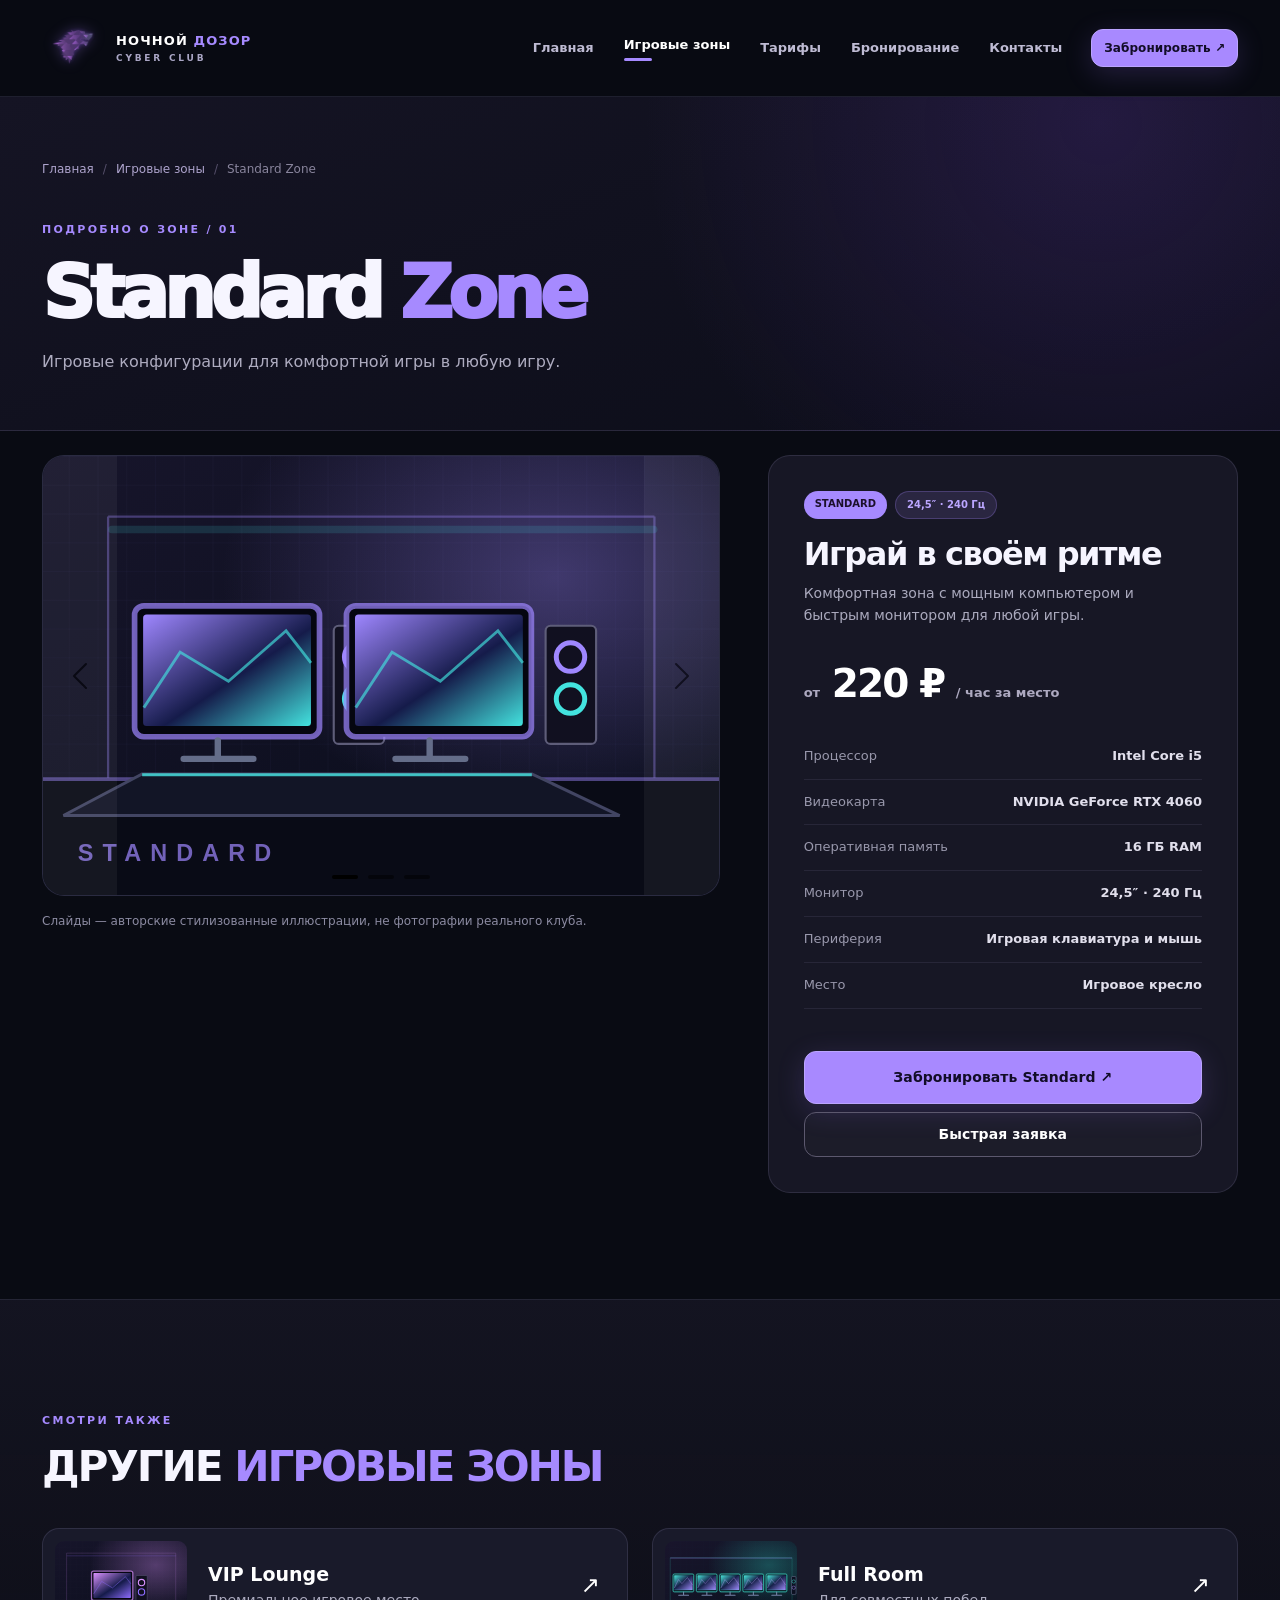
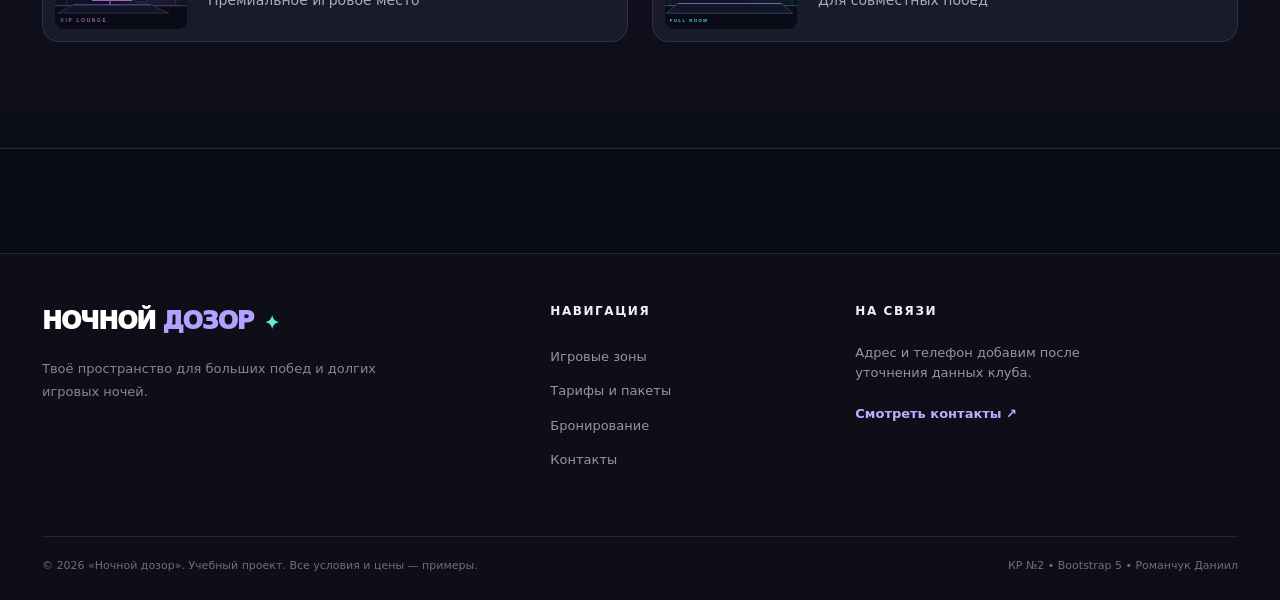
<file: product-standard.html>
<!DOCTYPE html>

<html data-bs-theme="dark" lang="ru"><head><meta charset="utf-8"/><meta content="width=device-width, initial-scale=1" name="viewport"/><meta content="Standard Zone: оборудование, условия и стоимость в компьютерном клубе «Ночной дозор»." name="description"/><meta content="#090a12" name="theme-color"/><title>Standard Zone — Ночной дозор</title><link href="images/favicon-wolf.png" rel="icon" type="image/png"/><link href="vendor/bootstrap/css/bootstrap.min.css" rel="stylesheet"/><link href="css/custom.css?v=2.1" rel="stylesheet"/></head>
<body class=""><a class="skip-link" href="#main-content">Перейти к содержимому</a><header class="site-header"><nav aria-label="Основная навигация" class="navbar navbar-expand-lg site-navbar"><div class="container">
<a aria-label="Ночной дозор — главная" class="navbar-brand brand" href="index.html"><img alt="" class="brand-logo" decoding="async" height="66" src="images/logo-wolf.png" width="66"/><span class="brand-name">НОЧНОЙ <b>ДОЗОР</b><small>CYBER CLUB</small></span></a>
<button aria-controls="siteNav" aria-expanded="false" aria-label="Открыть меню" class="navbar-toggler" data-bs-target="#siteNav" data-bs-toggle="collapse" type="button"><span class="navbar-toggler-icon"></span></button>
<div class="collapse navbar-collapse" id="siteNav"><ul class="navbar-nav ms-auto align-items-lg-center gap-lg-1"><li class="nav-item"><a class="nav-link" href="index.html">Главная</a></li><li class="nav-item"><a aria-current="page" class="nav-link active" href="catalog.html">Игровые зоны</a></li><li class="nav-item"><a class="nav-link" href="tariffs.html">Тарифы</a></li><li class="nav-item"><a class="nav-link" href="order.html">Бронирование</a></li><li class="nav-item"><a class="nav-link" href="contacts.html">Контакты</a></li></ul><a class="btn btn-glow btn-sm ms-lg-3 nav-book" href="order.html">Забронировать <span aria-hidden="true">↗</span></a></div></div></nav></header><main id="main-content"><section class="page-intro"><div class="container"><div class="breadcrumb-line"><a href="index.html">Главная</a><span>/</span><a href="catalog.html">Игровые зоны</a><span>/</span>Standard Zone</div><span class="eyebrow">ПОДРОБНО О ЗОНЕ / 01</span><h1>Standard <em>Zone</em></h1><p>Игровые конфигурации для комфортной игры в любую игру.</p></div></section>
<section class="section-pad pt-4"><div class="container"><div class="row g-5 align-items-start"><div class="col-lg-7"><div aria-label="Иллюстрации игровой зоны" class="carousel slide gallery-carousel" data-bs-ride="false" id="standardCarousel"><div class="carousel-indicators"><button aria-current="true" aria-label="Иллюстрация 1" class="active" data-bs-slide-to="0" data-bs-target="#standardCarousel" type="button"></button><button aria-label="Иллюстрация 2" data-bs-slide-to="1" data-bs-target="#standardCarousel" type="button"></button><button aria-label="Иллюстрация 3" data-bs-slide-to="2" data-bs-target="#standardCarousel" type="button"></button></div><div class="carousel-inner"><div class="carousel-item active"><img alt="Стандартная игровая зона, иллюстрация" class="d-block w-100" src="images/zone-standard.svg"/></div><div class="carousel-item"><img alt="Компьютер и игровой монитор, цифровая иллюстрация" class="d-block w-100" src="images/gallery-pc.svg"/></div><div class="carousel-item"><img alt="Игровое пространство, цифровая иллюстрация" class="d-block w-100" src="images/gallery-room.svg"/></div></div><button class="carousel-control-prev" data-bs-slide="prev" data-bs-target="#standardCarousel" type="button"><span aria-hidden="true" class="carousel-control-prev-icon"></span><span class="visually-hidden">Предыдущий слайд</span></button><button class="carousel-control-next" data-bs-slide="next" data-bs-target="#standardCarousel" type="button"><span aria-hidden="true" class="carousel-control-next-icon"></span><span class="visually-hidden">Следующий слайд</span></button></div><p class="demo-caption mt-3">Слайды — авторские стилизованные иллюстрации, не фотографии реального клуба.</p></div><div class="col-lg-5"><div class="product-detail"><div class="d-flex gap-2 mb-3"><span class="badge rounded-pill badge-hot">STANDARD</span><span class="badge rounded-pill badge-soft">24,5″ · 240 Гц</span></div><h2>Играй в своём ритме</h2><p>Комфортная зона с мощным компьютером и быстрым монитором для любой игры.</p><div class="product-price"><span>от</span> 220 ₽ <small>/ час за место</small></div><ul class="spec-list spec-list--product"><li><span>Процессор</span><b>Intel Core i5</b></li><li><span>Видеокарта</span><b>NVIDIA GeForce RTX 4060</b></li><li><span>Оперативная память</span><b>16 ГБ RAM</b></li><li><span>Монитор</span><b>24,5″ · 240 Гц</b></li><li><span>Периферия</span><b>Игровая клавиатура и мышь</b></li><li><span>Место</span><b>Игровое кресло</b></li></ul><a class="btn btn-glow btn-lg w-100 mt-4" href="order.html?zone=standard">Забронировать Standard ↗</a><button class="btn btn-outline-bright w-100 mt-2" data-bs-target="#quickBookingModal" data-bs-toggle="modal" data-zone="standard" type="button">Быстрая заявка</button></div></div></div></div></section>
<section class="section-pad section-dark"><div class="container"><div class="section-header"><div><span class="eyebrow">СМОТРИ ТАКЖЕ</span><h2 class="section-title">ДРУГИЕ <span>ИГРОВЫЕ ЗОНЫ</span></h2></div></div><div class="row g-4"><div class="col-md-6"><a class="related-zone" href="product.html"><img alt="VIP Lounge" src="images/zone-vip.svg"/><span><b>VIP Lounge</b><small>Премиальное игровое место</small></span><span aria-hidden="true">↗</span></a></div><div class="col-md-6"><a class="related-zone" href="product-fullroom.html"><img alt="Фуллка на пять игровых компьютеров, цифровая иллюстрация" src="images/zone-fullroom.svg"/><span><b>Full Room</b><small>Для совместных побед</small></span><span aria-hidden="true">↗</span></a></div></div></div></section></main><footer class="site-footer"><div class="container"><div class="row g-4 py-5"><div class="col-lg-5"><a class="footer-brand" href="index.html">НОЧНОЙ<span> ДОЗОР</span><i>✦</i></a><p class="footer-description mt-3">Твоё пространство для больших побед и долгих игровых ночей.</p></div><div class="col-6 col-lg-3"><div class="footer-heading">Навигация</div><ul class="list-unstyled footer-links"><li><a href="catalog.html">Игровые зоны</a></li><li><a href="tariffs.html">Тарифы и пакеты</a></li><li><a href="order.html">Бронирование</a></li><li><a href="contacts.html">Контакты</a></li></ul></div><div class="col-6 col-lg-4"><div class="footer-heading">На связи</div><p class="footer-contact">Адрес и телефон добавим после уточнения данных клуба.</p><a class="footer-inline-link" href="contacts.html">Смотреть контакты ↗</a></div></div><div class="footer-bottom d-flex flex-column flex-md-row gap-2 justify-content-between align-items-md-center"><span>© 2026 «Ночной дозор». Учебный проект. Все условия и цены — примеры.</span><span>КР №2 • Bootstrap 5 • Романчук Даниил</span></div></div></footer><div aria-hidden="true" aria-labelledby="quickBookingTitle" class="modal fade" id="quickBookingModal" tabindex="-1"><div class="modal-dialog modal-dialog-centered"><div class="modal-content custom-modal"><div class="modal-header border-0 pb-0"><div><span class="eyebrow">БЫСТРАЯ ЗАЯВКА</span><h2 class="modal-title h3 mt-2" id="quickBookingTitle">Погнали играть?</h2></div><button aria-label="Закрыть" class="btn-close" data-bs-dismiss="modal" type="button"></button></div><form class="needs-validation demo-form" novalidate=""><div class="modal-body"><p class="muted-text small mb-4">Оставь контакты, чтобы проверить работу формы. Данные никуда не отправляются.</p><div class="mb-3"><label class="form-label" for="quick-name">Имя</label><input autocomplete="name" class="form-control" id="quick-name" minlength="2" name="name" placeholder="Как к тебе обращаться?" required=""/><div class="invalid-feedback">Укажи имя (минимум 2 символа).</div></div><div class="mb-3"><label class="form-label" for="quick-phone">Телефон</label><div class="input-group"><span class="input-group-text">☎</span><input autocomplete="tel" class="form-control" id="quick-phone" inputmode="tel" minlength="10" name="phone" placeholder="+7 999 123-45-67" required="" type="tel"/></div><div class="form-hint">Номер для связи (учебный пример).</div></div><div class="mb-3"><label class="form-label" for="quick-zone">Игровая зона</label><select class="form-select" id="quick-zone" name="zone" required=""><option value="">Выбери зону</option><option value="standard">Standard</option><option value="vip">VIP Lounge</option><option value="team">Full Room — 5 ПК</option></select><div class="invalid-feedback">Выбери игровую зону.</div></div><div class="form-check"><input class="form-check-input" id="quick-consent" required="" type="checkbox"/><label class="form-check-label small" for="quick-consent">Согласен на обработку данных в рамках демонстрационной формы</label><div class="invalid-feedback">Нужно согласие.</div></div></div><div class="modal-footer border-0 pt-0"><button class="btn btn-outline-light" data-bs-dismiss="modal" type="button">Отмена</button><button class="btn btn-glow" type="submit">Проверить заявку ↗</button></div></form></div></div></div>
<div class="toast-container position-fixed bottom-0 end-0 p-3" style="z-index:1090"><div aria-atomic="true" aria-live="polite" class="toast demo-toast" id="demoToast" role="status"><div class="d-flex"><div class="toast-body" id="demoToastBody">Форма проверена. Это демонстрация: данные не отправлялись.</div><button aria-label="Закрыть" class="btn-close btn-close-white me-2 m-auto" data-bs-dismiss="toast" type="button"></button></div></div></div><script src="vendor/bootstrap/js/bootstrap.bundle.min.js"></script><script src="js/main.js?v=2.1"></script></body></html>
</file>
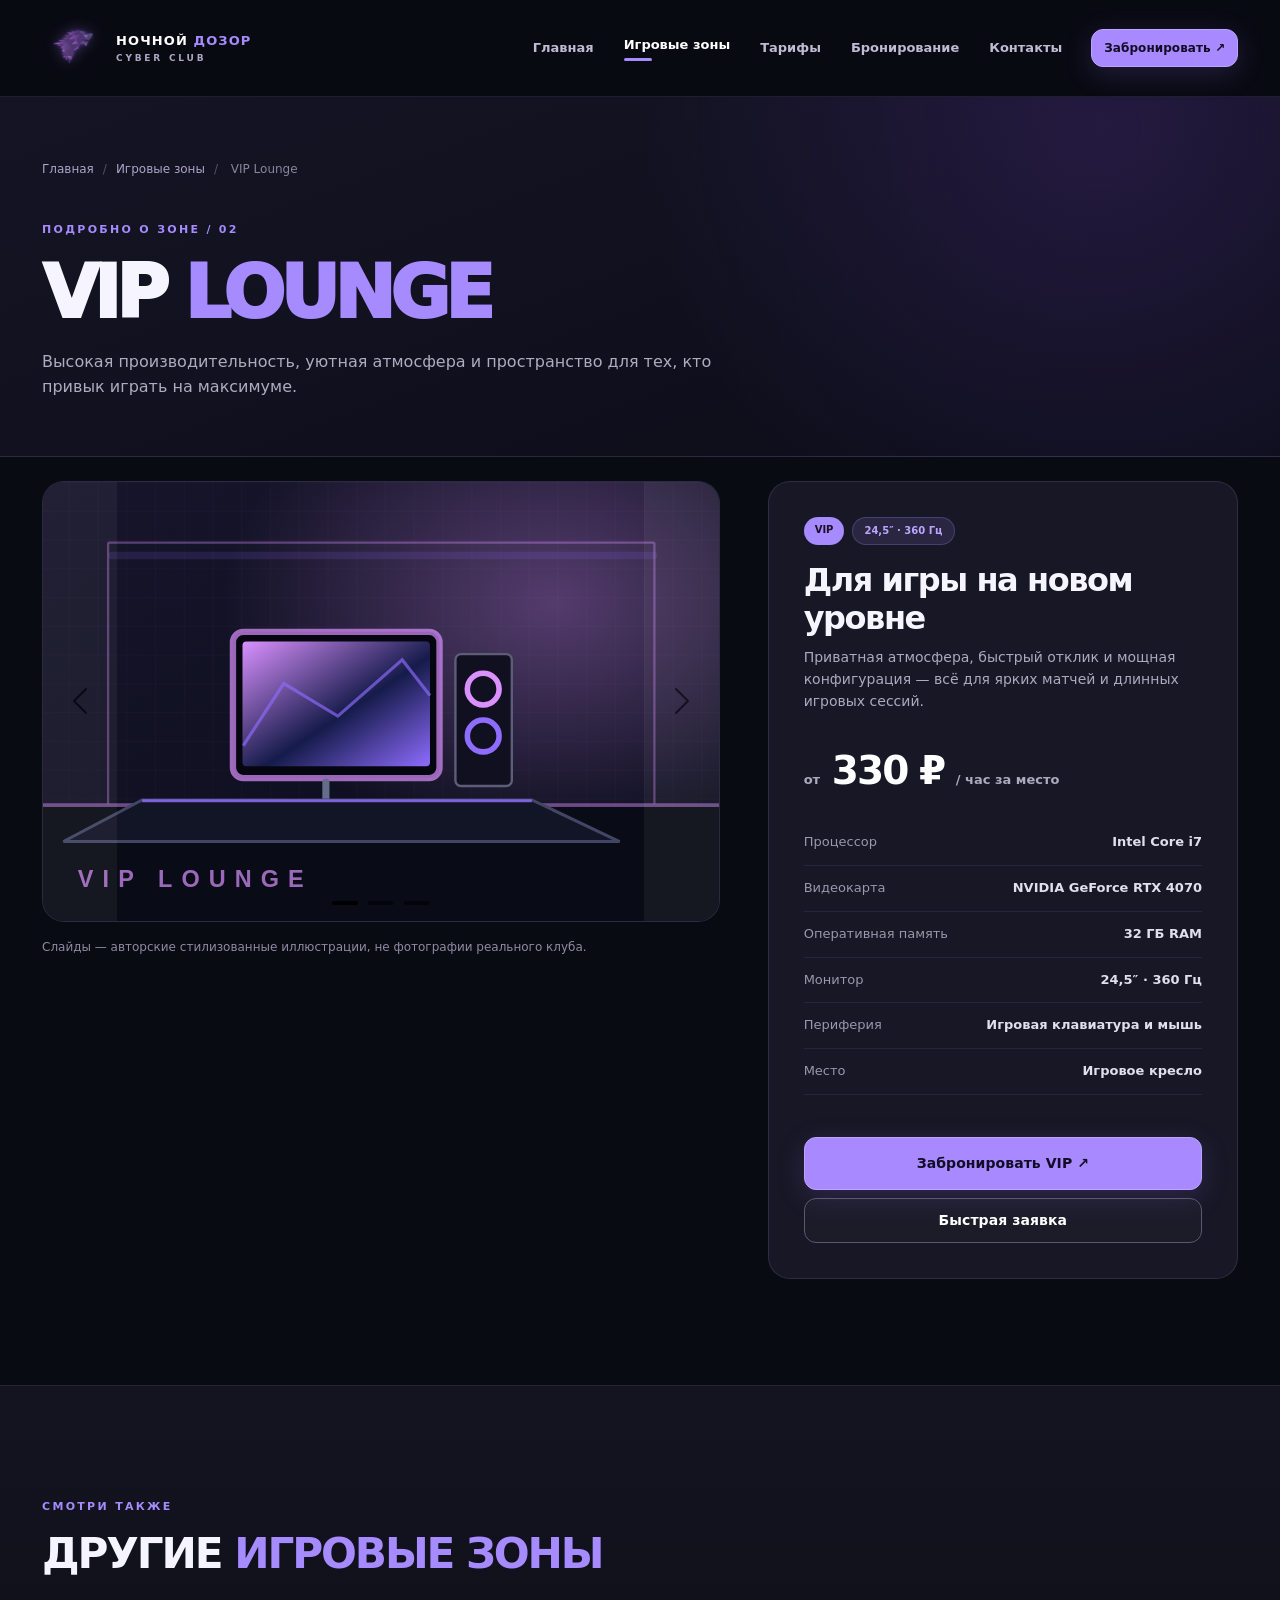
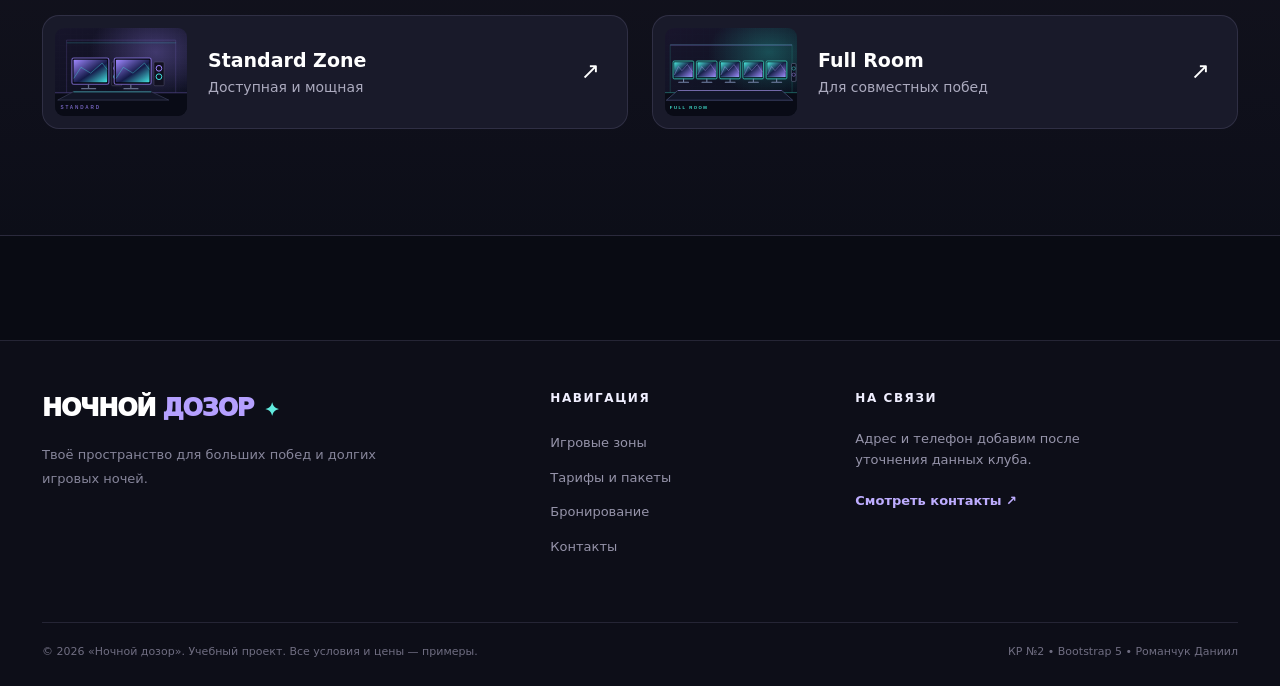
<file: product.html>
<!DOCTYPE html>

<html data-bs-theme="dark" lang="ru"><head><meta charset="utf-8"/><meta content="width=device-width, initial-scale=1" name="viewport"/><meta content="Подробная информация о игровой зоне VIP Lounge компьютерного клуба «Ночной дозор»." name="description"/><meta content="#090a12" name="theme-color"/><title>VIP Lounge — Ночной дозор</title><link href="images/favicon-wolf.png" rel="icon" type="image/png"/><link href="vendor/bootstrap/css/bootstrap.min.css" rel="stylesheet"/><link href="css/custom.css?v=2.1" rel="stylesheet"/></head>
<body class=""><a class="skip-link" href="#main-content">Перейти к содержимому</a><header class="site-header"><nav aria-label="Основная навигация" class="navbar navbar-expand-lg site-navbar"><div class="container">
<a aria-label="Ночной дозор — главная" class="navbar-brand brand" href="index.html"><img alt="" class="brand-logo" decoding="async" height="66" src="images/logo-wolf.png" width="66"/><span class="brand-name">НОЧНОЙ <b>ДОЗОР</b><small>CYBER CLUB</small></span></a>
<button aria-controls="siteNav" aria-expanded="false" aria-label="Открыть меню" class="navbar-toggler" data-bs-target="#siteNav" data-bs-toggle="collapse" type="button"><span class="navbar-toggler-icon"></span></button>
<div class="collapse navbar-collapse" id="siteNav"><ul class="navbar-nav ms-auto align-items-lg-center gap-lg-1"><li class="nav-item"><a class="nav-link" href="index.html">Главная</a></li><li class="nav-item"><a aria-current="page" class="nav-link active" href="catalog.html">Игровые зоны</a></li><li class="nav-item"><a class="nav-link" href="tariffs.html">Тарифы</a></li><li class="nav-item"><a class="nav-link" href="order.html">Бронирование</a></li><li class="nav-item"><a class="nav-link" href="contacts.html">Контакты</a></li></ul><a class="btn btn-glow btn-sm ms-lg-3 nav-book" href="order.html">Забронировать <span aria-hidden="true">↗</span></a></div></div></nav></header><main id="main-content"><section class="page-intro"><div class="container"><div class="breadcrumb-line"><a href="index.html">Главная</a><span>/</span><a href="catalog.html">Игровые зоны</a><span>/</span> VIP Lounge</div><span class="eyebrow">ПОДРОБНО О ЗОНЕ / 02</span><h1>VIP <em>LOUNGE</em></h1><p>Высокая производительность, уютная атмосфера и пространство для тех, кто привык играть на максимуме.</p></div></section>
<section class="section-pad pt-4"><div class="container"><div class="row g-5 align-items-start"><div class="col-lg-7"><div aria-label="Иллюстрации игровой зоны" class="carousel slide gallery-carousel" data-bs-ride="false" id="vipCarousel"><div class="carousel-indicators"><button aria-current="true" aria-label="Иллюстрация 1" class="active" data-bs-slide-to="0" data-bs-target="#vipCarousel" type="button"></button><button aria-label="Иллюстрация 2" data-bs-slide-to="1" data-bs-target="#vipCarousel" type="button"></button><button aria-label="Иллюстрация 3" data-bs-slide-to="2" data-bs-target="#vipCarousel" type="button"></button></div><div class="carousel-inner"><div class="carousel-item active"><img alt="VIP игровое место с RGB-подсветкой" class="d-block w-100" src="images/zone-vip.svg"/></div><div class="carousel-item"><img alt="Компьютер и игровой монитор, цифровая иллюстрация" class="d-block w-100" src="images/gallery-pc.svg"/></div><div class="carousel-item"><img alt="Игровое пространство, цифровая иллюстрация" class="d-block w-100" src="images/gallery-room.svg"/></div></div><button class="carousel-control-prev" data-bs-slide="prev" data-bs-target="#vipCarousel" type="button"><span aria-hidden="true" class="carousel-control-prev-icon"></span><span class="visually-hidden">Предыдущий слайд</span></button><button class="carousel-control-next" data-bs-slide="next" data-bs-target="#vipCarousel" type="button"><span aria-hidden="true" class="carousel-control-next-icon"></span><span class="visually-hidden">Следующий слайд</span></button></div><p class="demo-caption mt-3">Слайды — авторские стилизованные иллюстрации, не фотографии реального клуба.</p></div><div class="col-lg-5"><div class="product-detail"><div class="d-flex gap-2 mb-3"><span class="badge rounded-pill badge-hot">VIP</span><span class="badge rounded-pill badge-soft">24,5″ · 360 Гц</span></div><h2>Для игры на новом уровне</h2><p>Приватная атмосфера, быстрый отклик и мощная конфигурация — всё для ярких матчей и длинных игровых сессий.</p><div class="product-price"><span>от</span> 330 ₽ <small>/ час за место</small></div><ul class="spec-list spec-list--product"><li><span>Процессор</span><b>Intel Core i7</b></li><li><span>Видеокарта</span><b>NVIDIA GeForce RTX 4070</b></li><li><span>Оперативная память</span><b>32 ГБ RAM</b></li><li><span>Монитор</span><b>24,5″ · 360 Гц</b></li><li><span>Периферия</span><b>Игровая клавиатура и мышь</b></li><li><span>Место</span><b>Игровое кресло</b></li></ul><a class="btn btn-glow btn-lg w-100 mt-4" href="order.html?zone=vip">Забронировать VIP ↗</a><button class="btn btn-outline-bright w-100 mt-2" data-bs-target="#quickBookingModal" data-bs-toggle="modal" data-zone="vip" type="button">Быстрая заявка</button></div></div></div></div></section>
<section class="section-pad section-dark"><div class="container"><div class="section-header"><div><span class="eyebrow">СМОТРИ ТАКЖЕ</span><h2 class="section-title">ДРУГИЕ <span>ИГРОВЫЕ ЗОНЫ</span></h2></div></div><div class="row g-4"><div class="col-md-6"><a class="related-zone" href="product-standard.html"><img alt="Стандартная игровая зона" src="images/zone-standard.svg"/><span><b>Standard Zone</b><small>Доступная и мощная</small></span><span aria-hidden="true">↗</span></a></div><div class="col-md-6"><a class="related-zone" href="product-fullroom.html"><img alt="Фуллка на пять игровых компьютеров, цифровая иллюстрация" src="images/zone-fullroom.svg"/><span><b>Full Room</b><small>Для совместных побед</small></span><span aria-hidden="true">↗</span></a></div></div></div></section></main><footer class="site-footer"><div class="container"><div class="row g-4 py-5"><div class="col-lg-5"><a class="footer-brand" href="index.html">НОЧНОЙ<span> ДОЗОР</span><i>✦</i></a><p class="footer-description mt-3">Твоё пространство для больших побед и долгих игровых ночей.</p></div><div class="col-6 col-lg-3"><div class="footer-heading">Навигация</div><ul class="list-unstyled footer-links"><li><a href="catalog.html">Игровые зоны</a></li><li><a href="tariffs.html">Тарифы и пакеты</a></li><li><a href="order.html">Бронирование</a></li><li><a href="contacts.html">Контакты</a></li></ul></div><div class="col-6 col-lg-4"><div class="footer-heading">На связи</div><p class="footer-contact">Адрес и телефон добавим после уточнения данных клуба.</p><a class="footer-inline-link" href="contacts.html">Смотреть контакты ↗</a></div></div><div class="footer-bottom d-flex flex-column flex-md-row gap-2 justify-content-between align-items-md-center"><span>© 2026 «Ночной дозор». Учебный проект. Все условия и цены — примеры.</span><span>КР №2 • Bootstrap 5 • Романчук Даниил</span></div></div></footer><div aria-hidden="true" aria-labelledby="quickBookingTitle" class="modal fade" id="quickBookingModal" tabindex="-1"><div class="modal-dialog modal-dialog-centered"><div class="modal-content custom-modal"><div class="modal-header border-0 pb-0"><div><span class="eyebrow">БЫСТРАЯ ЗАЯВКА</span><h2 class="modal-title h3 mt-2" id="quickBookingTitle">Погнали играть?</h2></div><button aria-label="Закрыть" class="btn-close" data-bs-dismiss="modal" type="button"></button></div><form class="needs-validation demo-form" novalidate=""><div class="modal-body"><p class="muted-text small mb-4">Оставь контакты, чтобы проверить работу формы. Данные никуда не отправляются.</p><div class="mb-3"><label class="form-label" for="quick-name">Имя</label><input autocomplete="name" class="form-control" id="quick-name" minlength="2" name="name" placeholder="Как к тебе обращаться?" required=""/><div class="invalid-feedback">Укажи имя (минимум 2 символа).</div></div><div class="mb-3"><label class="form-label" for="quick-phone">Телефон</label><div class="input-group"><span class="input-group-text">☎</span><input autocomplete="tel" class="form-control" id="quick-phone" inputmode="tel" minlength="10" name="phone" placeholder="+7 999 123-45-67" required="" type="tel"/></div><div class="form-hint">Номер для связи (учебный пример).</div></div><div class="mb-3"><label class="form-label" for="quick-zone">Игровая зона</label><select class="form-select" id="quick-zone" name="zone" required=""><option value="">Выбери зону</option><option value="standard">Standard</option><option value="vip">VIP Lounge</option><option value="team">Full Room — 5 ПК</option></select><div class="invalid-feedback">Выбери игровую зону.</div></div><div class="form-check"><input class="form-check-input" id="quick-consent" required="" type="checkbox"/><label class="form-check-label small" for="quick-consent">Согласен на обработку данных в рамках демонстрационной формы</label><div class="invalid-feedback">Нужно согласие.</div></div></div><div class="modal-footer border-0 pt-0"><button class="btn btn-outline-light" data-bs-dismiss="modal" type="button">Отмена</button><button class="btn btn-glow" type="submit">Проверить заявку ↗</button></div></form></div></div></div>
<div class="toast-container position-fixed bottom-0 end-0 p-3" style="z-index:1090"><div aria-atomic="true" aria-live="polite" class="toast demo-toast" id="demoToast" role="status"><div class="d-flex"><div class="toast-body" id="demoToastBody">Форма проверена. Это демонстрация: данные не отправлялись.</div><button aria-label="Закрыть" class="btn-close btn-close-white me-2 m-auto" data-bs-dismiss="toast" type="button"></button></div></div></div><script src="vendor/bootstrap/js/bootstrap.bundle.min.js"></script><script src="js/main.js?v=2.1"></script></body></html>
</file>
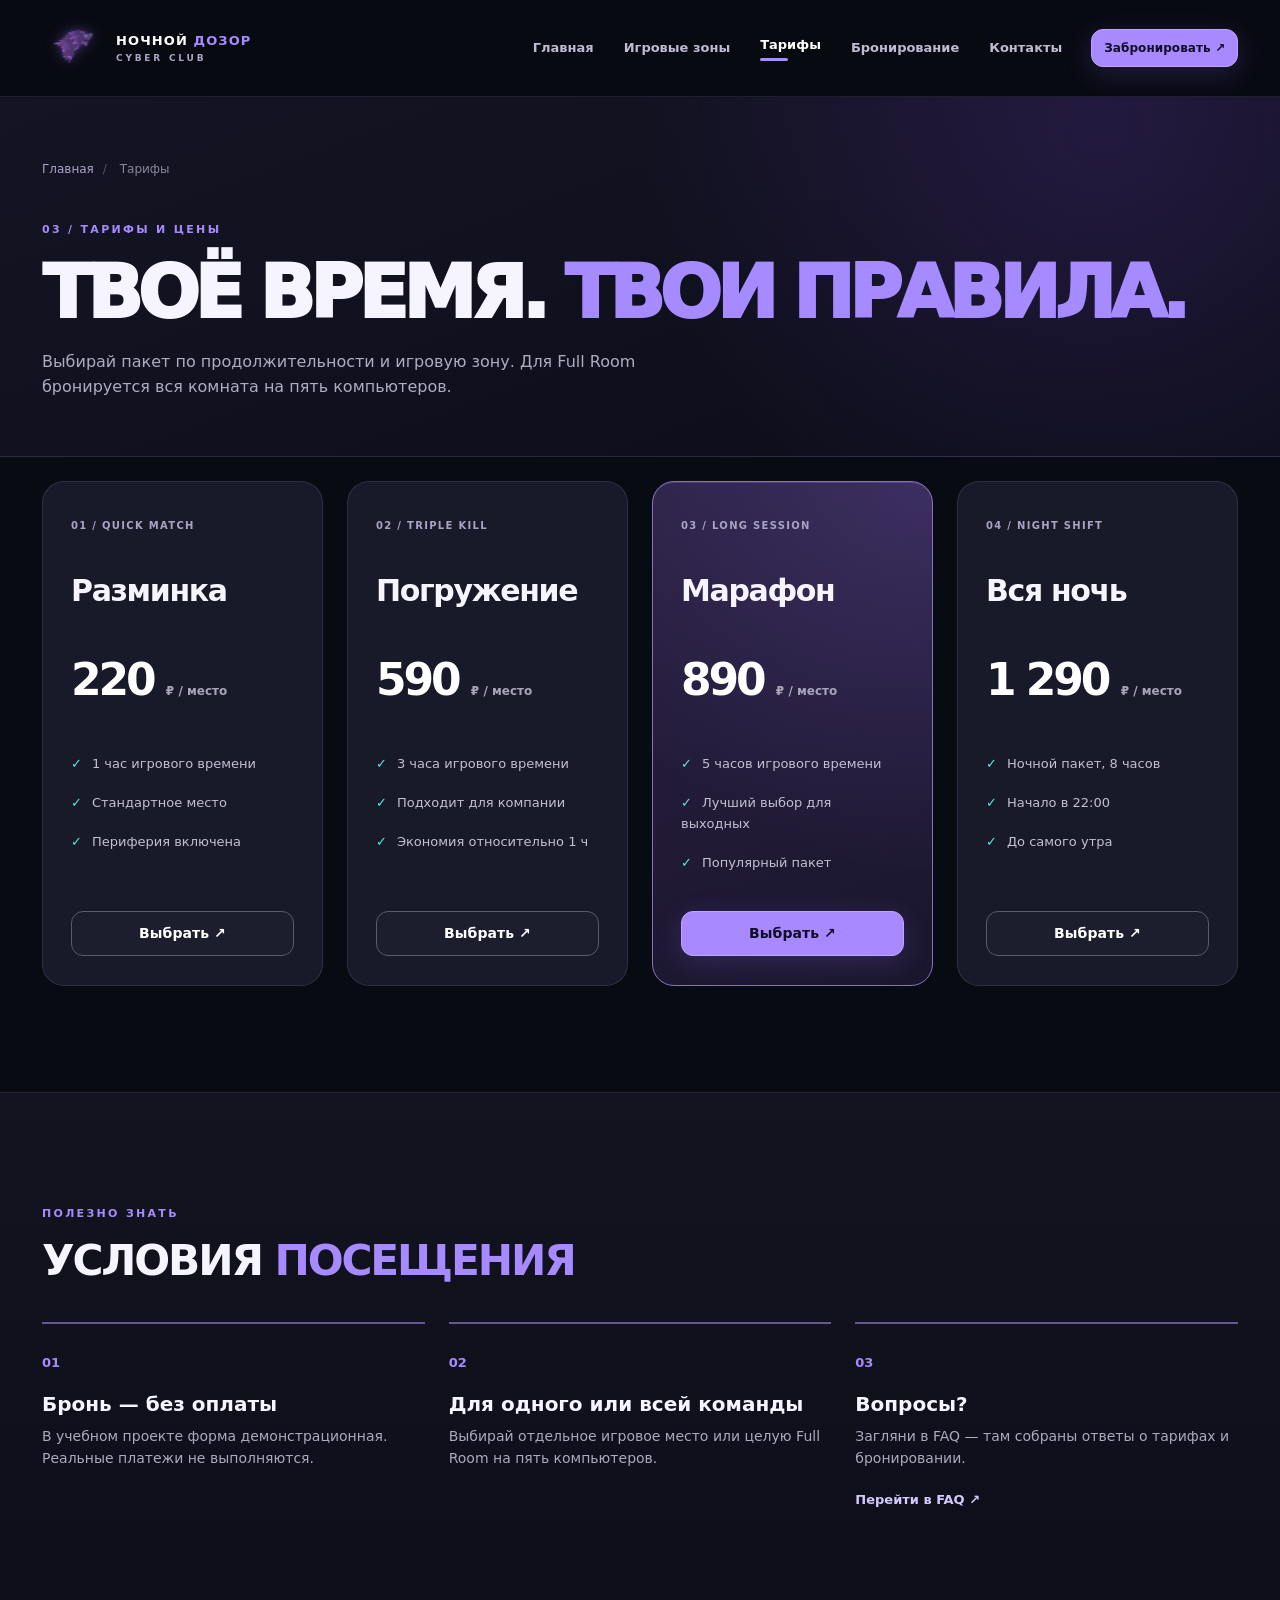
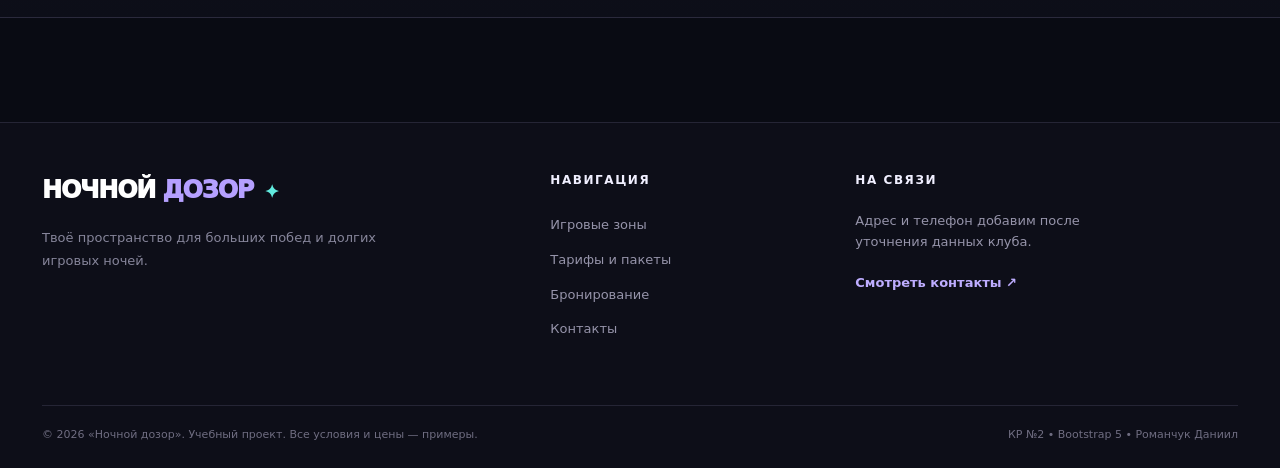
<file: tariffs.html>
<!DOCTYPE html>

<html data-bs-theme="dark" lang="ru"><head><meta charset="utf-8"/><meta content="width=device-width, initial-scale=1" name="viewport"/><meta content="Тарифы компьютерного клуба «Ночной дозор»: 1 час, 3 часа, 5 часов и ночной пакет. Цены демонстрационные." name="description"/><meta content="#090a12" name="theme-color"/><title>Тарифы — Ночной дозор</title><link href="images/favicon-wolf.png" rel="icon" type="image/png"/><link href="vendor/bootstrap/css/bootstrap.min.css" rel="stylesheet"/><link href="css/custom.css?v=2.1" rel="stylesheet"/></head>
<body class=""><a class="skip-link" href="#main-content">Перейти к содержимому</a><header class="site-header"><nav aria-label="Основная навигация" class="navbar navbar-expand-lg site-navbar"><div class="container">
<a aria-label="Ночной дозор — главная" class="navbar-brand brand" href="index.html"><img alt="" class="brand-logo" decoding="async" height="66" src="images/logo-wolf.png" width="66"/><span class="brand-name">НОЧНОЙ <b>ДОЗОР</b><small>CYBER CLUB</small></span></a>
<button aria-controls="siteNav" aria-expanded="false" aria-label="Открыть меню" class="navbar-toggler" data-bs-target="#siteNav" data-bs-toggle="collapse" type="button"><span class="navbar-toggler-icon"></span></button>
<div class="collapse navbar-collapse" id="siteNav"><ul class="navbar-nav ms-auto align-items-lg-center gap-lg-1"><li class="nav-item"><a class="nav-link" href="index.html">Главная</a></li><li class="nav-item"><a class="nav-link" href="catalog.html">Игровые зоны</a></li><li class="nav-item"><a aria-current="page" class="nav-link active" href="tariffs.html">Тарифы</a></li><li class="nav-item"><a class="nav-link" href="order.html">Бронирование</a></li><li class="nav-item"><a class="nav-link" href="contacts.html">Контакты</a></li></ul><a class="btn btn-glow btn-sm ms-lg-3 nav-book" href="order.html">Забронировать <span aria-hidden="true">↗</span></a></div></div></nav></header><main id="main-content"><section class="page-intro"><div class="container"><div class="breadcrumb-line"><a href="index.html">Главная</a><span>/</span> Тарифы</div><span class="eyebrow">03 / ТАРИФЫ И ЦЕНЫ</span><h1>ТВОЁ ВРЕМЯ. <em>ТВОИ ПРАВИЛА.</em></h1><p>Выбирай пакет по продолжительности и игровую зону. Для Full Room бронируется вся комната на пять компьютеров.</p></div></section>
<section class="section-pad pt-4"><div class="container"><div class="row g-4">
<div class="col-md-6 col-lg-3"><article class="card tariff-card h-100"><div class="tariff-head"><span class="tariff-index">01 / QUICK MATCH</span></div><h2>Разминка</h2><div class="tariff-price">220 <span>₽ / место</span></div><ul class="tariff-list"><li>1 час игрового времени</li><li>Стандартное место</li><li>Периферия включена</li></ul><a class="btn btn-outline-bright w-100" href="order.html?tariff=1h">Выбрать ↗</a></article></div>
<div class="col-md-6 col-lg-3"><article class="card tariff-card h-100"><div class="tariff-head"><span class="tariff-index">02 / TRIPLE KILL</span></div><h2>Погружение</h2><div class="tariff-price">590 <span>₽ / место</span></div><ul class="tariff-list"><li>3 часа игрового времени</li><li>Подходит для компании</li><li>Экономия относительно 1 ч</li></ul><a class="btn btn-outline-bright w-100" href="order.html?tariff=3h">Выбрать ↗</a></article></div>
<div class="col-md-6 col-lg-3"><article class="card tariff-card tariff-card--featured h-100"><div class="tariff-head"><span class="tariff-index">03 / LONG SESSION</span></div><h2>Марафон</h2><div class="tariff-price">890 <span>₽ / место</span></div><ul class="tariff-list"><li>5 часов игрового времени</li><li>Лучший выбор для выходных</li><li>Популярный пакет</li></ul><a class="btn btn-glow w-100" href="order.html?tariff=5h">Выбрать ↗</a></article></div>
<div class="col-md-6 col-lg-3"><article class="card tariff-card h-100"><div class="tariff-head"><span class="tariff-index">04 / NIGHT SHIFT</span></div><h2>Вся ночь</h2><div class="tariff-price">1 290 <span>₽ / место</span></div><ul class="tariff-list"><li>Ночной пакет, 8 часов</li><li>Начало в 22:00</li><li>До самого утра</li></ul><a class="btn btn-outline-bright w-100" href="order.html?tariff=night">Выбрать ↗</a></article></div></div></div></section>
<section class="section-pad section-dark"><div class="container"><div class="section-header"><div><span class="eyebrow">ПОЛЕЗНО ЗНАТЬ</span><h2 class="section-title">УСЛОВИЯ <span>ПОСЕЩЕНИЯ</span></h2></div></div><div class="row g-4"><div class="col-md-4"><div class="mini-feature"><span>01</span><h3>Бронь — без оплаты</h3><p>В учебном проекте форма демонстрационная. Реальные платежи не выполняются.</p></div></div><div class="col-md-4"><div class="mini-feature"><span>02</span><h3>Для одного или всей команды</h3><p>Выбирай отдельное игровое место или целую Full Room на пять компьютеров.</p></div></div><div class="col-md-4"><div class="mini-feature"><span>03</span><h3>Вопросы?</h3><p>Загляни в FAQ — там собраны ответы о тарифах и бронировании.</p><a class="section-link" href="contacts.html#faq">Перейти в FAQ ↗</a></div></div></div></div></section></main><footer class="site-footer"><div class="container"><div class="row g-4 py-5"><div class="col-lg-5"><a class="footer-brand" href="index.html">НОЧНОЙ<span> ДОЗОР</span><i>✦</i></a><p class="footer-description mt-3">Твоё пространство для больших побед и долгих игровых ночей.</p></div><div class="col-6 col-lg-3"><div class="footer-heading">Навигация</div><ul class="list-unstyled footer-links"><li><a href="catalog.html">Игровые зоны</a></li><li><a href="tariffs.html">Тарифы и пакеты</a></li><li><a href="order.html">Бронирование</a></li><li><a href="contacts.html">Контакты</a></li></ul></div><div class="col-6 col-lg-4"><div class="footer-heading">На связи</div><p class="footer-contact">Адрес и телефон добавим после уточнения данных клуба.</p><a class="footer-inline-link" href="contacts.html">Смотреть контакты ↗</a></div></div><div class="footer-bottom d-flex flex-column flex-md-row gap-2 justify-content-between align-items-md-center"><span>© 2026 «Ночной дозор». Учебный проект. Все условия и цены — примеры.</span><span>КР №2 • Bootstrap 5 • Романчук Даниил</span></div></div></footer><div aria-hidden="true" aria-labelledby="quickBookingTitle" class="modal fade" id="quickBookingModal" tabindex="-1"><div class="modal-dialog modal-dialog-centered"><div class="modal-content custom-modal"><div class="modal-header border-0 pb-0"><div><span class="eyebrow">БЫСТРАЯ ЗАЯВКА</span><h2 class="modal-title h3 mt-2" id="quickBookingTitle">Погнали играть?</h2></div><button aria-label="Закрыть" class="btn-close" data-bs-dismiss="modal" type="button"></button></div><form class="needs-validation demo-form" novalidate=""><div class="modal-body"><p class="muted-text small mb-4">Оставь контакты, чтобы проверить работу формы. Данные никуда не отправляются.</p><div class="mb-3"><label class="form-label" for="quick-name">Имя</label><input autocomplete="name" class="form-control" id="quick-name" minlength="2" name="name" placeholder="Как к тебе обращаться?" required=""/><div class="invalid-feedback">Укажи имя (минимум 2 символа).</div></div><div class="mb-3"><label class="form-label" for="quick-phone">Телефон</label><div class="input-group"><span class="input-group-text">☎</span><input autocomplete="tel" class="form-control" id="quick-phone" inputmode="tel" minlength="10" name="phone" placeholder="+7 999 123-45-67" required="" type="tel"/></div><div class="form-hint">Номер для связи (учебный пример).</div></div><div class="mb-3"><label class="form-label" for="quick-zone">Игровая зона</label><select class="form-select" id="quick-zone" name="zone" required=""><option value="">Выбери зону</option><option value="standard">Standard</option><option value="vip">VIP Lounge</option><option value="team">Full Room — 5 ПК</option></select><div class="invalid-feedback">Выбери игровую зону.</div></div><div class="form-check"><input class="form-check-input" id="quick-consent" required="" type="checkbox"/><label class="form-check-label small" for="quick-consent">Согласен на обработку данных в рамках демонстрационной формы</label><div class="invalid-feedback">Нужно согласие.</div></div></div><div class="modal-footer border-0 pt-0"><button class="btn btn-outline-light" data-bs-dismiss="modal" type="button">Отмена</button><button class="btn btn-glow" type="submit">Проверить заявку ↗</button></div></form></div></div></div>
<div class="toast-container position-fixed bottom-0 end-0 p-3" style="z-index:1090"><div aria-atomic="true" aria-live="polite" class="toast demo-toast" id="demoToast" role="status"><div class="d-flex"><div class="toast-body" id="demoToastBody">Форма проверена. Это демонстрация: данные не отправлялись.</div><button aria-label="Закрыть" class="btn-close btn-close-white me-2 m-auto" data-bs-dismiss="toast" type="button"></button></div></div></div><script src="vendor/bootstrap/js/bootstrap.bundle.min.js"></script><script src="js/main.js?v=2.1"></script></body></html>
</file>
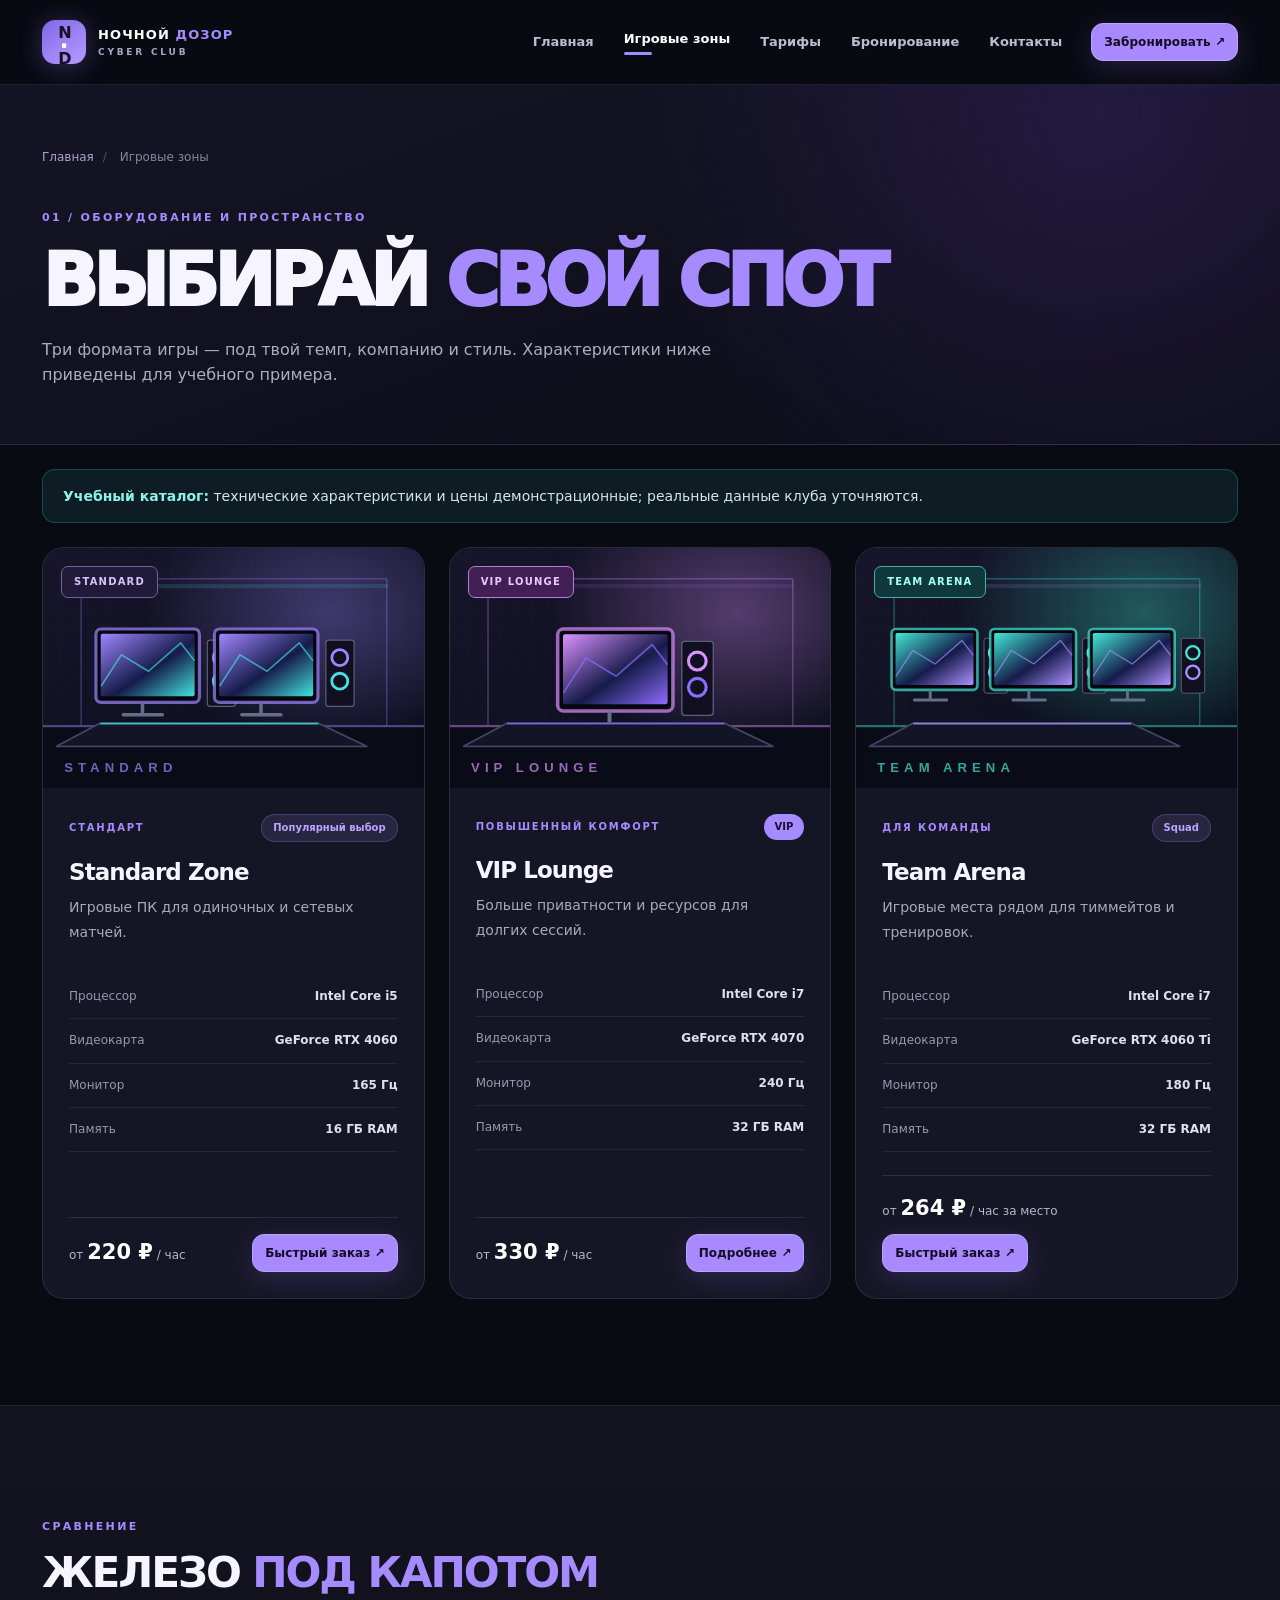
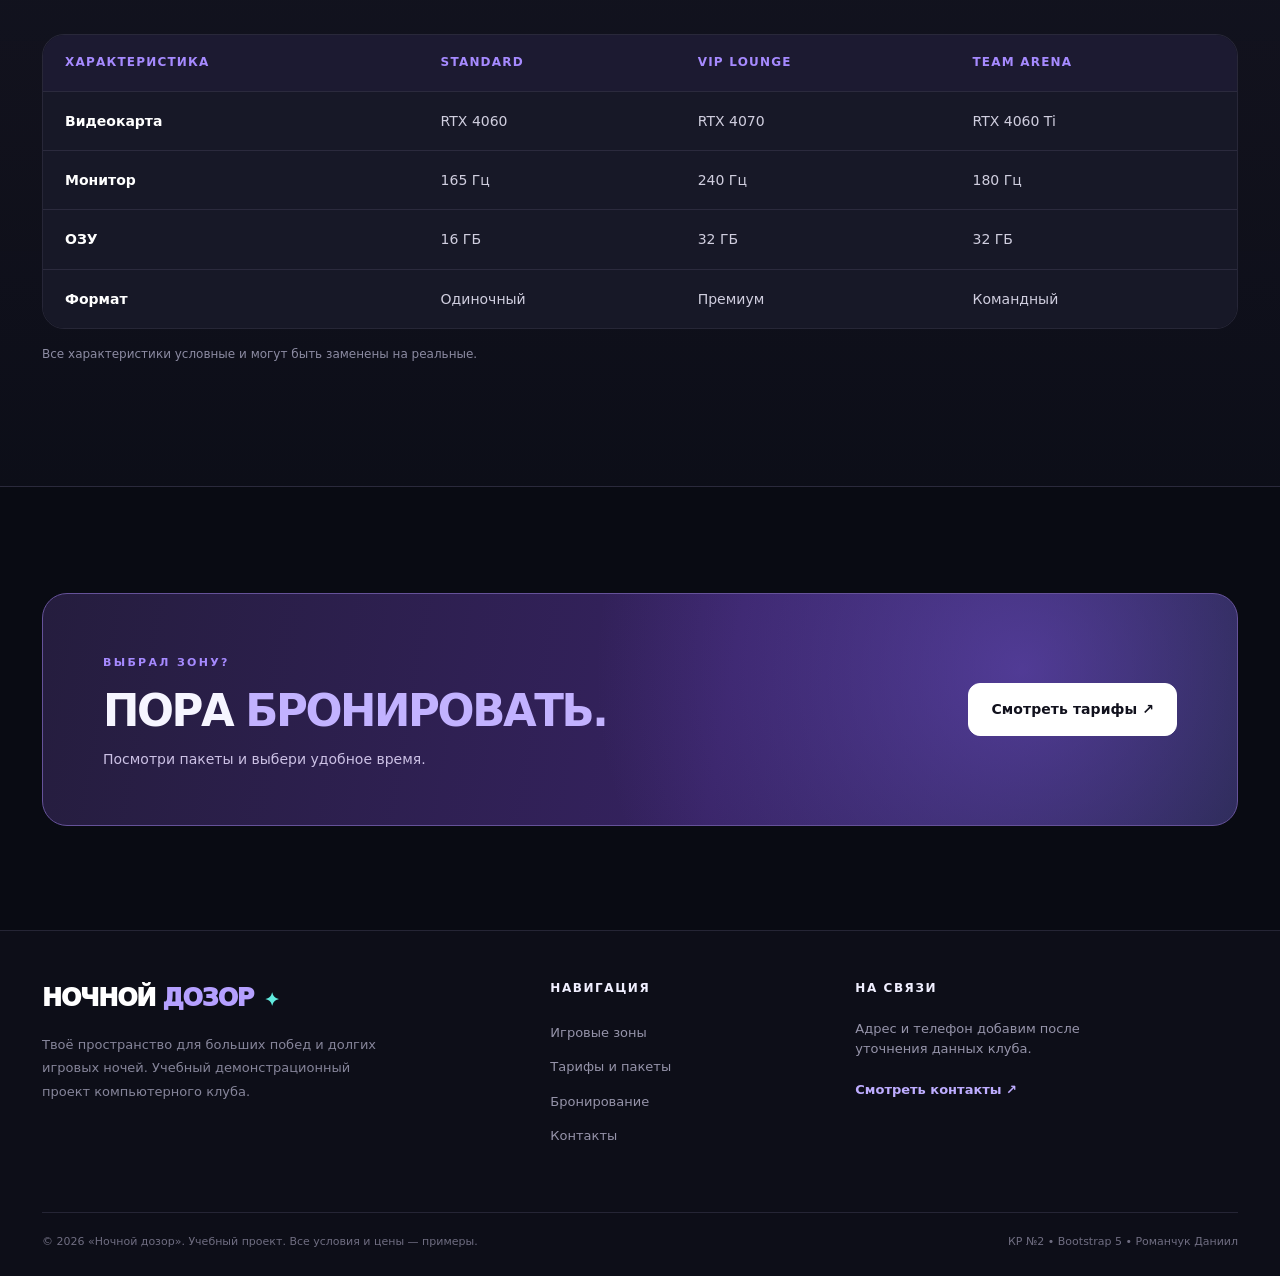
<file: kr2-night-watch/catalog.html>
<!doctype html>
<html lang="ru" data-bs-theme="dark"><head><meta charset="utf-8"><meta name="viewport" content="width=device-width, initial-scale=1"><meta name="description" content="Standard, VIP Lounge и Team Arena — зоны компьютерного клуба «Ночной дозор» с учебными характеристиками оборудования."><meta name="theme-color" content="#090a12"><title>Игровые зоны — Ночной дозор</title><link rel="icon" type="image/svg+xml" href="images/favicon.svg"><link rel="stylesheet" href="vendor/bootstrap/css/bootstrap.min.css"><link rel="stylesheet" href="css/custom.css"></head>
<body class=""><a class="skip-link" href="#main-content">Перейти к содержимому</a><header class="site-header"><nav class="navbar navbar-expand-lg site-navbar" aria-label="Основная навигация"><div class="container">
<a class="navbar-brand brand" href="index.html" aria-label="Ночной дозор — главная"><span class="brand-mark" aria-hidden="true">N<span>·</span>D</span><span class="brand-name">НОЧНОЙ <b>ДОЗОР</b><small>CYBER CLUB</small></span></a>
<button class="navbar-toggler" type="button" data-bs-toggle="collapse" data-bs-target="#siteNav" aria-controls="siteNav" aria-expanded="false" aria-label="Открыть меню"><span class="navbar-toggler-icon"></span></button>
<div class="collapse navbar-collapse" id="siteNav"><ul class="navbar-nav ms-auto align-items-lg-center gap-lg-1"><li class="nav-item"><a class="nav-link " href="index.html" >Главная</a></li><li class="nav-item"><a class="nav-link active" href="catalog.html" aria-current="page">Игровые зоны</a></li><li class="nav-item"><a class="nav-link " href="tariffs.html" >Тарифы</a></li><li class="nav-item"><a class="nav-link " href="order.html" >Бронирование</a></li><li class="nav-item"><a class="nav-link " href="contacts.html" >Контакты</a></li></ul><a class="btn btn-glow btn-sm ms-lg-3 nav-book" href="order.html">Забронировать <span aria-hidden="true">↗</span></a></div></div></nav></header><main id="main-content"><section class="page-intro"><div class="container"><div class="breadcrumb-line"><a href="index.html">Главная</a><span>/</span> Игровые зоны</div><span class="eyebrow">01 / ОБОРУДОВАНИЕ И ПРОСТРАНСТВО</span><h1>ВЫБИРАЙ <em>СВОЙ СПОТ</em></h1><p>Три формата игры — под твой темп, компанию и стиль. Характеристики ниже приведены для учебного примера.</p></div></section>
<section class="section-pad pt-4"><div class="container"><div class="alert site-alert mb-4" role="alert"><strong>Учебный каталог:</strong> технические характеристики и цены демонстрационные; реальные данные клуба уточняются.</div><div class="row g-4">
<div class="col-12 col-md-6 col-lg-4" id="standard"><article class="card zone-card zone-card--detail h-100"><div class="zone-image"><img src="images/zone-standard.svg" alt="Два игровых компьютера в стандартной зоне, цифровая иллюстрация"><span class="zone-tag">STANDARD</span></div><div class="card-body zone-content"><div class="d-flex justify-content-between align-items-center mb-2"><span class="zone-kicker">СТАНДАРТ</span><span class="badge rounded-pill badge-soft">Популярный выбор</span></div><h2>Standard Zone</h2><p>Игровые ПК для одиночных и сетевых матчей.</p><ul class="spec-list"><li><span>Процессор</span><b>Intel Core i5</b></li><li><span>Видеокарта</span><b>GeForce RTX 4060</b></li><li><span>Монитор</span><b>165 Гц</b></li><li><span>Память</span><b>16 ГБ RAM</b></li></ul><div class="zone-bottom"><span>от <strong>220 ₽</strong> / час</span><button type="button" data-bs-toggle="modal" data-bs-target="#quickBookingModal" data-zone="standard" class="btn btn-glow btn-sm">Быстрый заказ ↗</button></div></div></article></div>
<div class="col-12 col-md-6 col-lg-4" id="vip"><article class="card zone-card zone-card--detail h-100"><div class="zone-image"><img src="images/zone-vip.svg" alt="Игровое VIP-место с мощной компьютерной конфигурацией, иллюстрация"><span class="zone-tag zone-tag--violet">VIP LOUNGE</span></div><div class="card-body zone-content"><div class="d-flex justify-content-between align-items-center mb-2"><span class="zone-kicker">ПОВЫШЕННЫЙ КОМФОРТ</span><span class="badge rounded-pill badge-hot">VIP</span></div><h2>VIP Lounge</h2><p>Больше приватности и ресурсов для долгих сессий.</p><ul class="spec-list"><li><span>Процессор</span><b>Intel Core i7</b></li><li><span>Видеокарта</span><b>GeForce RTX 4070</b></li><li><span>Монитор</span><b>240 Гц</b></li><li><span>Память</span><b>32 ГБ RAM</b></li></ul><div class="zone-bottom"><span>от <strong>330 ₽</strong> / час</span><a href="product.html" class="btn btn-glow btn-sm">Подробнее ↗</a></div></div></article></div>
<div class="col-12 col-md-6 col-lg-4" id="team"><article class="card zone-card zone-card--detail h-100"><div class="zone-image"><img src="images/zone-team.svg" alt="Командная игровая зона с рядом игровых мониторов, иллюстрация"><span class="zone-tag zone-tag--mint">TEAM ARENA</span></div><div class="card-body zone-content"><div class="d-flex justify-content-between align-items-center mb-2"><span class="zone-kicker">ДЛЯ КОМАНДЫ</span><span class="badge rounded-pill badge-soft">Squad</span></div><h2>Team Arena</h2><p>Игровые места рядом для тиммейтов и тренировок.</p><ul class="spec-list"><li><span>Процессор</span><b>Intel Core i7</b></li><li><span>Видеокарта</span><b>GeForce RTX 4060 Ti</b></li><li><span>Монитор</span><b>180 Гц</b></li><li><span>Память</span><b>32 ГБ RAM</b></li></ul><div class="zone-bottom"><span>от <strong>264 ₽</strong> / час за место</span><button type="button" data-bs-toggle="modal" data-bs-target="#quickBookingModal" data-zone="team" class="btn btn-glow btn-sm">Быстрый заказ ↗</button></div></div></article></div></div></div></section>
<section class="section-pad section-dark"><div class="container"><div class="section-header"><div><span class="eyebrow">СРАВНЕНИЕ</span><h2 class="section-title">ЖЕЛЕЗО <span>ПОД КАПОТОМ</span></h2></div></div><div class="table-responsive table-wrap"><table class="table table-dark table-hover align-middle mb-0"><caption class="visually-hidden">Сравнение характеристик игровых зон</caption><thead><tr><th scope="col">Характеристика</th><th scope="col">Standard</th><th scope="col">VIP Lounge</th><th scope="col">Team Arena</th></tr></thead><tbody><tr><th scope="row">Видеокарта</th><td>RTX 4060</td><td>RTX 4070</td><td>RTX 4060 Ti</td></tr><tr><th scope="row">Монитор</th><td>165 Гц</td><td>240 Гц</td><td>180 Гц</td></tr><tr><th scope="row">ОЗУ</th><td>16 ГБ</td><td>32 ГБ</td><td>32 ГБ</td></tr><tr><th scope="row">Формат</th><td>Одиночный</td><td>Премиум</td><td>Командный</td></tr></tbody></table></div><p class="demo-caption mt-3">Все характеристики условные и могут быть заменены на реальные.</p></div></section>
<section class="section-pad pb-0"><div class="container"><div class="banner-cta"><div><span class="eyebrow">ВЫБРАЛ ЗОНУ?</span><h2>ПОРА <span>БРОНИРОВАТЬ.</span></h2><p>Посмотри пакеты и выбери удобное время.</p></div><a href="tariffs.html" class="btn btn-light btn-lg">Смотреть тарифы ↗</a></div></div></section></main><footer class="site-footer"><div class="container"><div class="row g-4 py-5"><div class="col-lg-5"><a href="index.html" class="footer-brand">НОЧНОЙ<span> ДОЗОР</span><i>✦</i></a><p class="footer-description mt-3">Твоё пространство для больших побед и долгих игровых ночей. Учебный демонстрационный проект компьютерного клуба.</p></div><div class="col-6 col-lg-3"><div class="footer-heading">Навигация</div><ul class="list-unstyled footer-links"><li><a href="catalog.html">Игровые зоны</a></li><li><a href="tariffs.html">Тарифы и пакеты</a></li><li><a href="order.html">Бронирование</a></li><li><a href="contacts.html">Контакты</a></li></ul></div><div class="col-6 col-lg-4"><div class="footer-heading">На связи</div><p class="footer-contact">Адрес и телефон добавим после уточнения данных клуба.</p><a class="footer-inline-link" href="contacts.html">Смотреть контакты ↗</a></div></div><div class="footer-bottom d-flex flex-column flex-md-row gap-2 justify-content-between align-items-md-center"><span>© 2026 «Ночной дозор». Учебный проект. Все условия и цены — примеры.</span><span>КР №2 • Bootstrap 5 • Романчук Даниил</span></div></div></footer><div class="modal fade" id="quickBookingModal" tabindex="-1" aria-labelledby="quickBookingTitle" aria-hidden="true"><div class="modal-dialog modal-dialog-centered"><div class="modal-content custom-modal"><div class="modal-header border-0 pb-0"><div><span class="eyebrow">БЫСТРАЯ ЗАЯВКА</span><h2 class="modal-title h3 mt-2" id="quickBookingTitle">Погнали играть?</h2></div><button type="button" class="btn-close" data-bs-dismiss="modal" aria-label="Закрыть"></button></div><form class="needs-validation demo-form" novalidate><div class="modal-body"><p class="muted-text small mb-4">Оставь контакты, чтобы проверить работу формы. Данные никуда не отправляются.</p><div class="mb-3"><label class="form-label" for="quick-name">Имя</label><input class="form-control" id="quick-name" name="name" autocomplete="name" minlength="2" required placeholder="Как к тебе обращаться?"><div class="invalid-feedback">Укажи имя (минимум 2 символа).</div></div><div class="mb-3"><label class="form-label" for="quick-phone">Телефон</label><div class="input-group"><span class="input-group-text">☎</span><input class="form-control" type="tel" id="quick-phone" name="phone" inputmode="tel" autocomplete="tel" minlength="10" required placeholder="+7 999 123-45-67"></div><div class="form-hint">Номер для связи (учебный пример).</div></div><div class="mb-3"><label class="form-label" for="quick-zone">Игровая зона</label><select id="quick-zone" class="form-select" name="zone" required><option value="">Выбери зону</option><option value="standard">Standard</option><option value="vip">VIP Lounge</option><option value="team">Team Arena</option></select><div class="invalid-feedback">Выбери игровую зону.</div></div><div class="form-check"><input class="form-check-input" type="checkbox" id="quick-consent" required><label class="form-check-label small" for="quick-consent">Согласен на обработку данных в рамках демонстрационной формы</label><div class="invalid-feedback">Нужно согласие.</div></div></div><div class="modal-footer border-0 pt-0"><button type="button" class="btn btn-outline-light" data-bs-dismiss="modal">Отмена</button><button type="submit" class="btn btn-glow">Проверить заявку ↗</button></div></form></div></div></div>
<div class="toast-container position-fixed bottom-0 end-0 p-3" style="z-index:1090"><div class="toast demo-toast" id="demoToast" role="status" aria-live="polite" aria-atomic="true"><div class="d-flex"><div class="toast-body" id="demoToastBody">Форма проверена. Это демонстрация: данные не отправлялись.</div><button type="button" class="btn-close btn-close-white me-2 m-auto" data-bs-dismiss="toast" aria-label="Закрыть"></button></div></div></div><script src="vendor/bootstrap/js/bootstrap.bundle.min.js"></script><script src="js/main.js"></script></body></html>
</file>
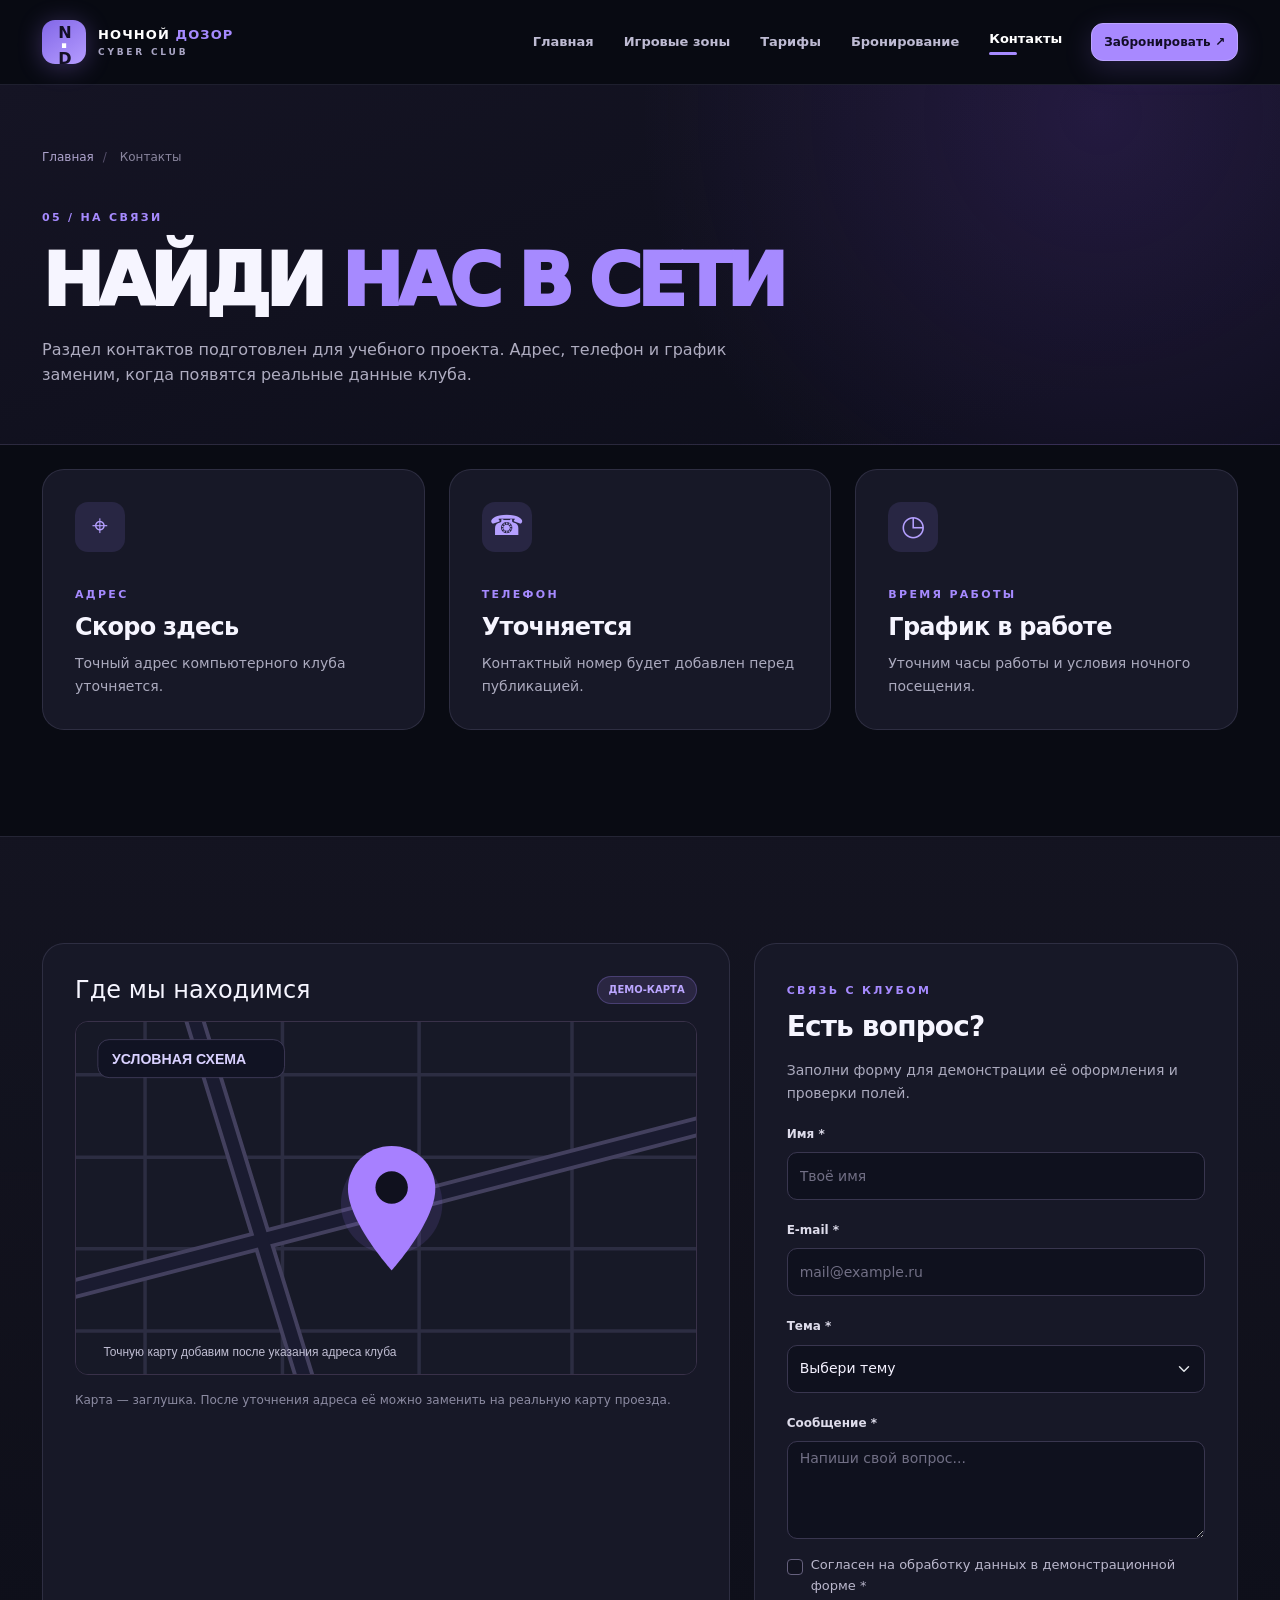
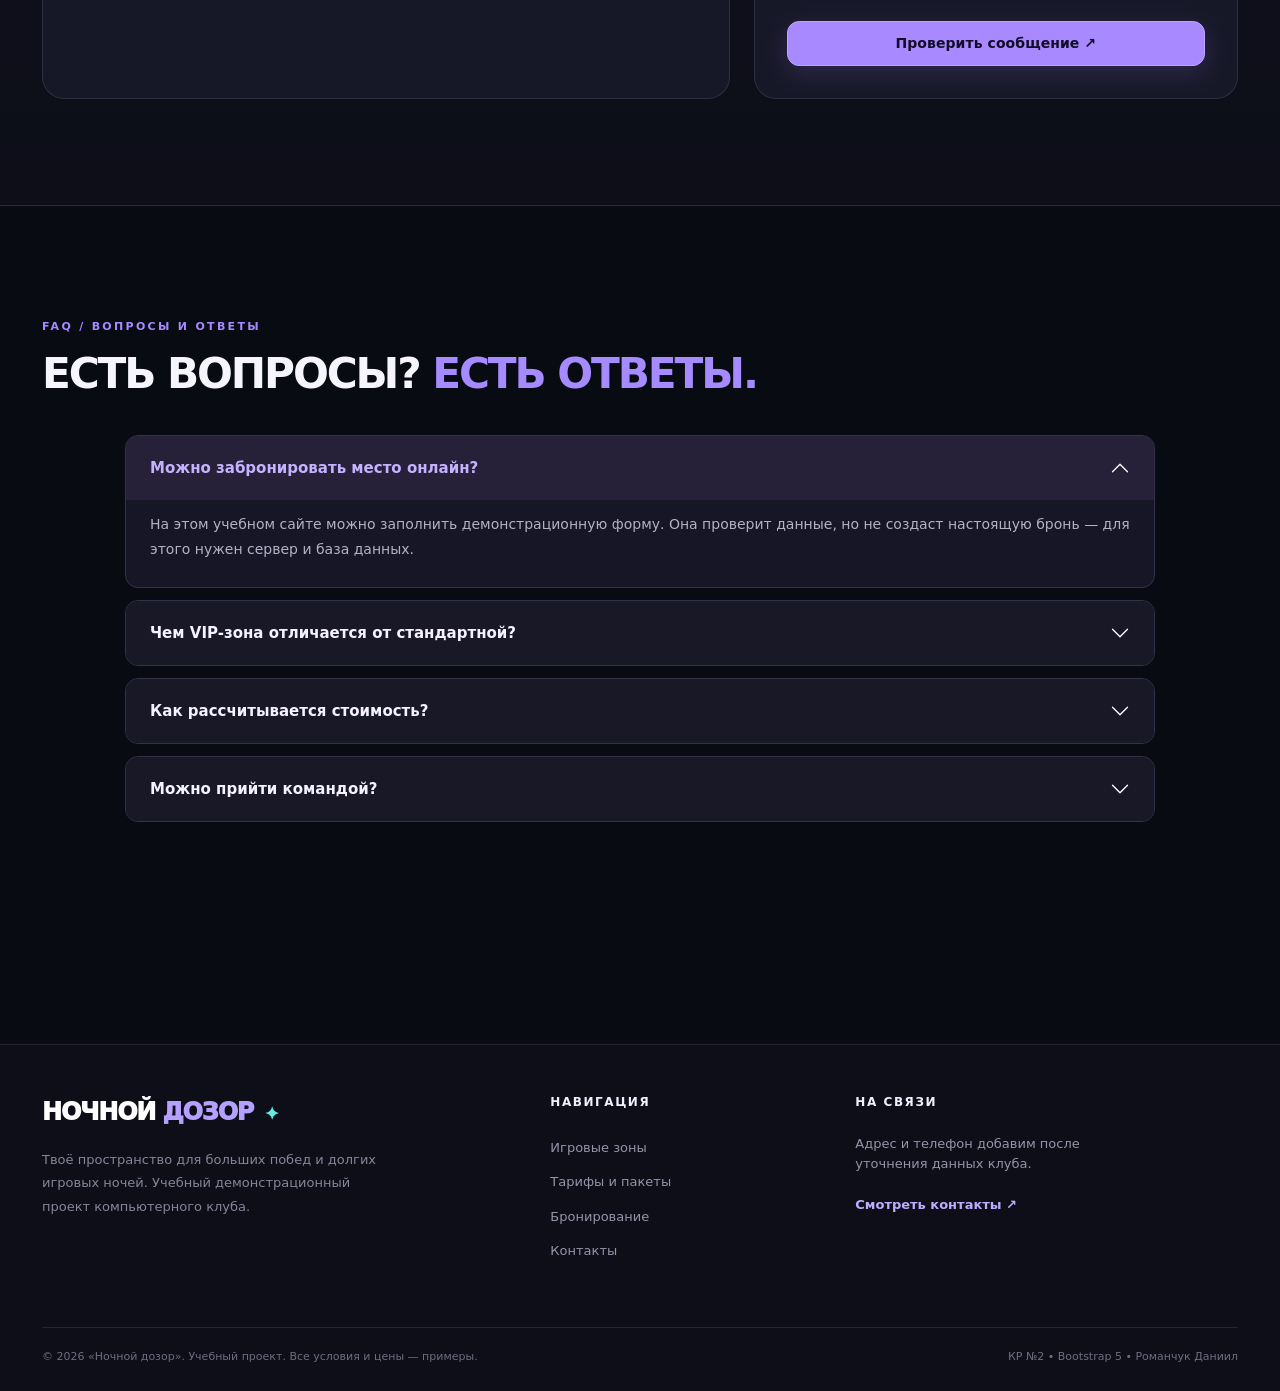
<file: kr2-night-watch/contacts.html>
<!doctype html>
<html lang="ru" data-bs-theme="dark"><head><meta charset="utf-8"><meta name="viewport" content="width=device-width, initial-scale=1"><meta name="description" content="Контакты компьютерного клуба «Ночной дозор», вопросы и ответы, форма обратной связи."><meta name="theme-color" content="#090a12"><title>Контакты и FAQ — Ночной дозор</title><link rel="icon" type="image/svg+xml" href="images/favicon.svg"><link rel="stylesheet" href="vendor/bootstrap/css/bootstrap.min.css"><link rel="stylesheet" href="css/custom.css"></head>
<body class=""><a class="skip-link" href="#main-content">Перейти к содержимому</a><header class="site-header"><nav class="navbar navbar-expand-lg site-navbar" aria-label="Основная навигация"><div class="container">
<a class="navbar-brand brand" href="index.html" aria-label="Ночной дозор — главная"><span class="brand-mark" aria-hidden="true">N<span>·</span>D</span><span class="brand-name">НОЧНОЙ <b>ДОЗОР</b><small>CYBER CLUB</small></span></a>
<button class="navbar-toggler" type="button" data-bs-toggle="collapse" data-bs-target="#siteNav" aria-controls="siteNav" aria-expanded="false" aria-label="Открыть меню"><span class="navbar-toggler-icon"></span></button>
<div class="collapse navbar-collapse" id="siteNav"><ul class="navbar-nav ms-auto align-items-lg-center gap-lg-1"><li class="nav-item"><a class="nav-link " href="index.html" >Главная</a></li><li class="nav-item"><a class="nav-link " href="catalog.html" >Игровые зоны</a></li><li class="nav-item"><a class="nav-link " href="tariffs.html" >Тарифы</a></li><li class="nav-item"><a class="nav-link " href="order.html" >Бронирование</a></li><li class="nav-item"><a class="nav-link active" href="contacts.html" aria-current="page">Контакты</a></li></ul><a class="btn btn-glow btn-sm ms-lg-3 nav-book" href="order.html">Забронировать <span aria-hidden="true">↗</span></a></div></div></nav></header><main id="main-content"><section class="page-intro"><div class="container"><div class="breadcrumb-line"><a href="index.html">Главная</a><span>/</span> Контакты</div><span class="eyebrow">05 / НА СВЯЗИ</span><h1>НАЙДИ <em>НАС В СЕТИ</em></h1><p>Раздел контактов подготовлен для учебного проекта. Адрес, телефон и график заменим, когда появятся реальные данные клуба.</p></div></section>
<section class="section-pad pt-4"><div class="container"><div class="row g-4"><div class="col-md-4"><article class="contact-card h-100"><div class="contact-icon">⌖</div><span class="eyebrow">АДРЕС</span><h2>Скоро здесь</h2><p>Точный адрес компьютерного клуба уточняется.</p></article></div><div class="col-md-4"><article class="contact-card h-100"><div class="contact-icon">☎</div><span class="eyebrow">ТЕЛЕФОН</span><h2>Уточняется</h2><p>Контактный номер будет добавлен перед публикацией.</p></article></div><div class="col-md-4"><article class="contact-card h-100"><div class="contact-icon">◷</div><span class="eyebrow">ВРЕМЯ РАБОТЫ</span><h2>График в работе</h2><p>Уточним часы работы и условия ночного посещения.</p></article></div></div></div></section>
<section class="section-pad section-dark"><div class="container"><div class="row g-4 align-items-stretch"><div class="col-lg-7"><div class="map-panel h-100"><div class="d-flex justify-content-between align-items-center flex-wrap gap-2 mb-3"><h2 class="h4 m-0">Где мы находимся</h2><span class="badge rounded-pill badge-soft">ДЕМО-КАРТА</span></div><img src="images/map-demo.svg" alt="Условная карта без реального адреса, расположение клуба пока неизвестно" loading="lazy"><p class="demo-caption mt-3 mb-0">Карта — заглушка. После уточнения адреса её можно заменить на реальную карту проезда.</p></div></div><div class="col-lg-5"><div class="form-panel h-100"><span class="eyebrow">СВЯЗЬ С КЛУБОМ</span><h2 class="h3 mt-2 mb-3">Есть вопрос?</h2><p class="muted-text small">Заполни форму для демонстрации её оформления и проверки полей.</p><form class="needs-validation demo-form" novalidate><div class="mb-3"><label class="form-label" for="feedback-name">Имя *</label><input class="form-control" name="name" id="feedback-name" minlength="2" required placeholder="Твоё имя"><div class="invalid-feedback">Укажи имя.</div></div><div class="mb-3"><label class="form-label" for="feedback-email">E-mail *</label><input class="form-control" name="email" id="feedback-email" type="email" required placeholder="mail@example.ru"><div class="invalid-feedback">Проверь e-mail.</div></div><div class="mb-3"><label class="form-label" for="feedback-topic">Тема *</label><select class="form-select" name="topic" id="feedback-topic" required><option value="">Выбери тему</option><option>Тарифы</option><option>Игровые зоны</option><option>Бронирование</option><option>Другое</option></select><div class="invalid-feedback">Выбери тему.</div></div><div class="mb-3"><label class="form-label" for="feedback-text">Сообщение *</label><textarea class="form-control" id="feedback-text" name="message" rows="4" minlength="10" required placeholder="Напиши свой вопрос..."></textarea><div class="invalid-feedback">Напиши хотя бы 10 символов.</div></div><div class="form-check mb-4"><input class="form-check-input" type="checkbox" id="feedback-consent" required><label class="form-check-label small" for="feedback-consent">Согласен на обработку данных в демонстрационной форме *</label><div class="invalid-feedback">Нужно согласие.</div></div><button type="submit" class="btn btn-glow w-100">Проверить сообщение ↗</button></form></div></div></div></div></section>
<section class="section-pad" id="faq"><div class="container"><div class="section-header"><div><span class="eyebrow">FAQ / ВОПРОСЫ И ОТВЕТЫ</span><h2 class="section-title">ЕСТЬ ВОПРОСЫ? <span>ЕСТЬ ОТВЕТЫ.</span></h2></div></div><div class="accordion custom-accordion" id="clubFaq"><div class="accordion-item"><h3 class="accordion-header" id="faqH1"><button class="accordion-button" type="button" data-bs-toggle="collapse" data-bs-target="#faq1" aria-expanded="true" aria-controls="faq1">Можно забронировать место онлайн?</button></h3><div id="faq1" class="accordion-collapse collapse show" aria-labelledby="faqH1" data-bs-parent="#clubFaq"><div class="accordion-body">На этом учебном сайте можно заполнить демонстрационную форму. Она проверит данные, но не создаст настоящую бронь — для этого нужен сервер и база данных.</div></div></div><div class="accordion-item"><h3 class="accordion-header" id="faqH2"><button class="accordion-button collapsed" type="button" data-bs-toggle="collapse" data-bs-target="#faq2" aria-expanded="false" aria-controls="faq2">Чем VIP-зона отличается от стандартной?</button></h3><div id="faq2" class="accordion-collapse collapse" aria-labelledby="faqH2" data-bs-parent="#clubFaq"><div class="accordion-body">В демонстрационном каталоге VIP отличается более мощным оборудованием, монитором 240 Гц и повышенным комфортом. Реальные характеристики подлежат уточнению.</div></div></div><div class="accordion-item"><h3 class="accordion-header" id="faqH3"><button class="accordion-button collapsed" type="button" data-bs-toggle="collapse" data-bs-target="#faq3" aria-expanded="false" aria-controls="faq3">Как рассчитывается стоимость?</button></h3><div id="faq3" class="accordion-collapse collapse" aria-labelledby="faqH3" data-bs-parent="#clubFaq"><div class="accordion-body">Сумма зависит от длительности и выбранной игровой зоны. На странице бронирования есть учебный калькулятор, который обновляет стоимость без перезагрузки страницы.</div></div></div><div class="accordion-item"><h3 class="accordion-header" id="faqH4"><button class="accordion-button collapsed" type="button" data-bs-toggle="collapse" data-bs-target="#faq4" aria-expanded="false" aria-controls="faq4">Можно прийти командой?</button></h3><div id="faq4" class="accordion-collapse collapse" aria-labelledby="faqH4" data-bs-parent="#clubFaq"><div class="accordion-body">Да, в концепции проекта предусмотрена командная зона Team Arena. Стоимость указана за одно место; количество мест нужно согласовать при реальном бронировании.</div></div></div></div></div></section></main><footer class="site-footer"><div class="container"><div class="row g-4 py-5"><div class="col-lg-5"><a href="index.html" class="footer-brand">НОЧНОЙ<span> ДОЗОР</span><i>✦</i></a><p class="footer-description mt-3">Твоё пространство для больших побед и долгих игровых ночей. Учебный демонстрационный проект компьютерного клуба.</p></div><div class="col-6 col-lg-3"><div class="footer-heading">Навигация</div><ul class="list-unstyled footer-links"><li><a href="catalog.html">Игровые зоны</a></li><li><a href="tariffs.html">Тарифы и пакеты</a></li><li><a href="order.html">Бронирование</a></li><li><a href="contacts.html">Контакты</a></li></ul></div><div class="col-6 col-lg-4"><div class="footer-heading">На связи</div><p class="footer-contact">Адрес и телефон добавим после уточнения данных клуба.</p><a class="footer-inline-link" href="contacts.html">Смотреть контакты ↗</a></div></div><div class="footer-bottom d-flex flex-column flex-md-row gap-2 justify-content-between align-items-md-center"><span>© 2026 «Ночной дозор». Учебный проект. Все условия и цены — примеры.</span><span>КР №2 • Bootstrap 5 • Романчук Даниил</span></div></div></footer><div class="modal fade" id="quickBookingModal" tabindex="-1" aria-labelledby="quickBookingTitle" aria-hidden="true"><div class="modal-dialog modal-dialog-centered"><div class="modal-content custom-modal"><div class="modal-header border-0 pb-0"><div><span class="eyebrow">БЫСТРАЯ ЗАЯВКА</span><h2 class="modal-title h3 mt-2" id="quickBookingTitle">Погнали играть?</h2></div><button type="button" class="btn-close" data-bs-dismiss="modal" aria-label="Закрыть"></button></div><form class="needs-validation demo-form" novalidate><div class="modal-body"><p class="muted-text small mb-4">Оставь контакты, чтобы проверить работу формы. Данные никуда не отправляются.</p><div class="mb-3"><label class="form-label" for="quick-name">Имя</label><input class="form-control" id="quick-name" name="name" autocomplete="name" minlength="2" required placeholder="Как к тебе обращаться?"><div class="invalid-feedback">Укажи имя (минимум 2 символа).</div></div><div class="mb-3"><label class="form-label" for="quick-phone">Телефон</label><div class="input-group"><span class="input-group-text">☎</span><input class="form-control" type="tel" id="quick-phone" name="phone" inputmode="tel" autocomplete="tel" minlength="10" required placeholder="+7 999 123-45-67"></div><div class="form-hint">Номер для связи (учебный пример).</div></div><div class="mb-3"><label class="form-label" for="quick-zone">Игровая зона</label><select id="quick-zone" class="form-select" name="zone" required><option value="">Выбери зону</option><option value="standard">Standard</option><option value="vip">VIP Lounge</option><option value="team">Team Arena</option></select><div class="invalid-feedback">Выбери игровую зону.</div></div><div class="form-check"><input class="form-check-input" type="checkbox" id="quick-consent" required><label class="form-check-label small" for="quick-consent">Согласен на обработку данных в рамках демонстрационной формы</label><div class="invalid-feedback">Нужно согласие.</div></div></div><div class="modal-footer border-0 pt-0"><button type="button" class="btn btn-outline-light" data-bs-dismiss="modal">Отмена</button><button type="submit" class="btn btn-glow">Проверить заявку ↗</button></div></form></div></div></div>
<div class="toast-container position-fixed bottom-0 end-0 p-3" style="z-index:1090"><div class="toast demo-toast" id="demoToast" role="status" aria-live="polite" aria-atomic="true"><div class="d-flex"><div class="toast-body" id="demoToastBody">Форма проверена. Это демонстрация: данные не отправлялись.</div><button type="button" class="btn-close btn-close-white me-2 m-auto" data-bs-dismiss="toast" aria-label="Закрыть"></button></div></div></div><script src="vendor/bootstrap/js/bootstrap.bundle.min.js"></script><script src="js/main.js"></script></body></html>
</file>
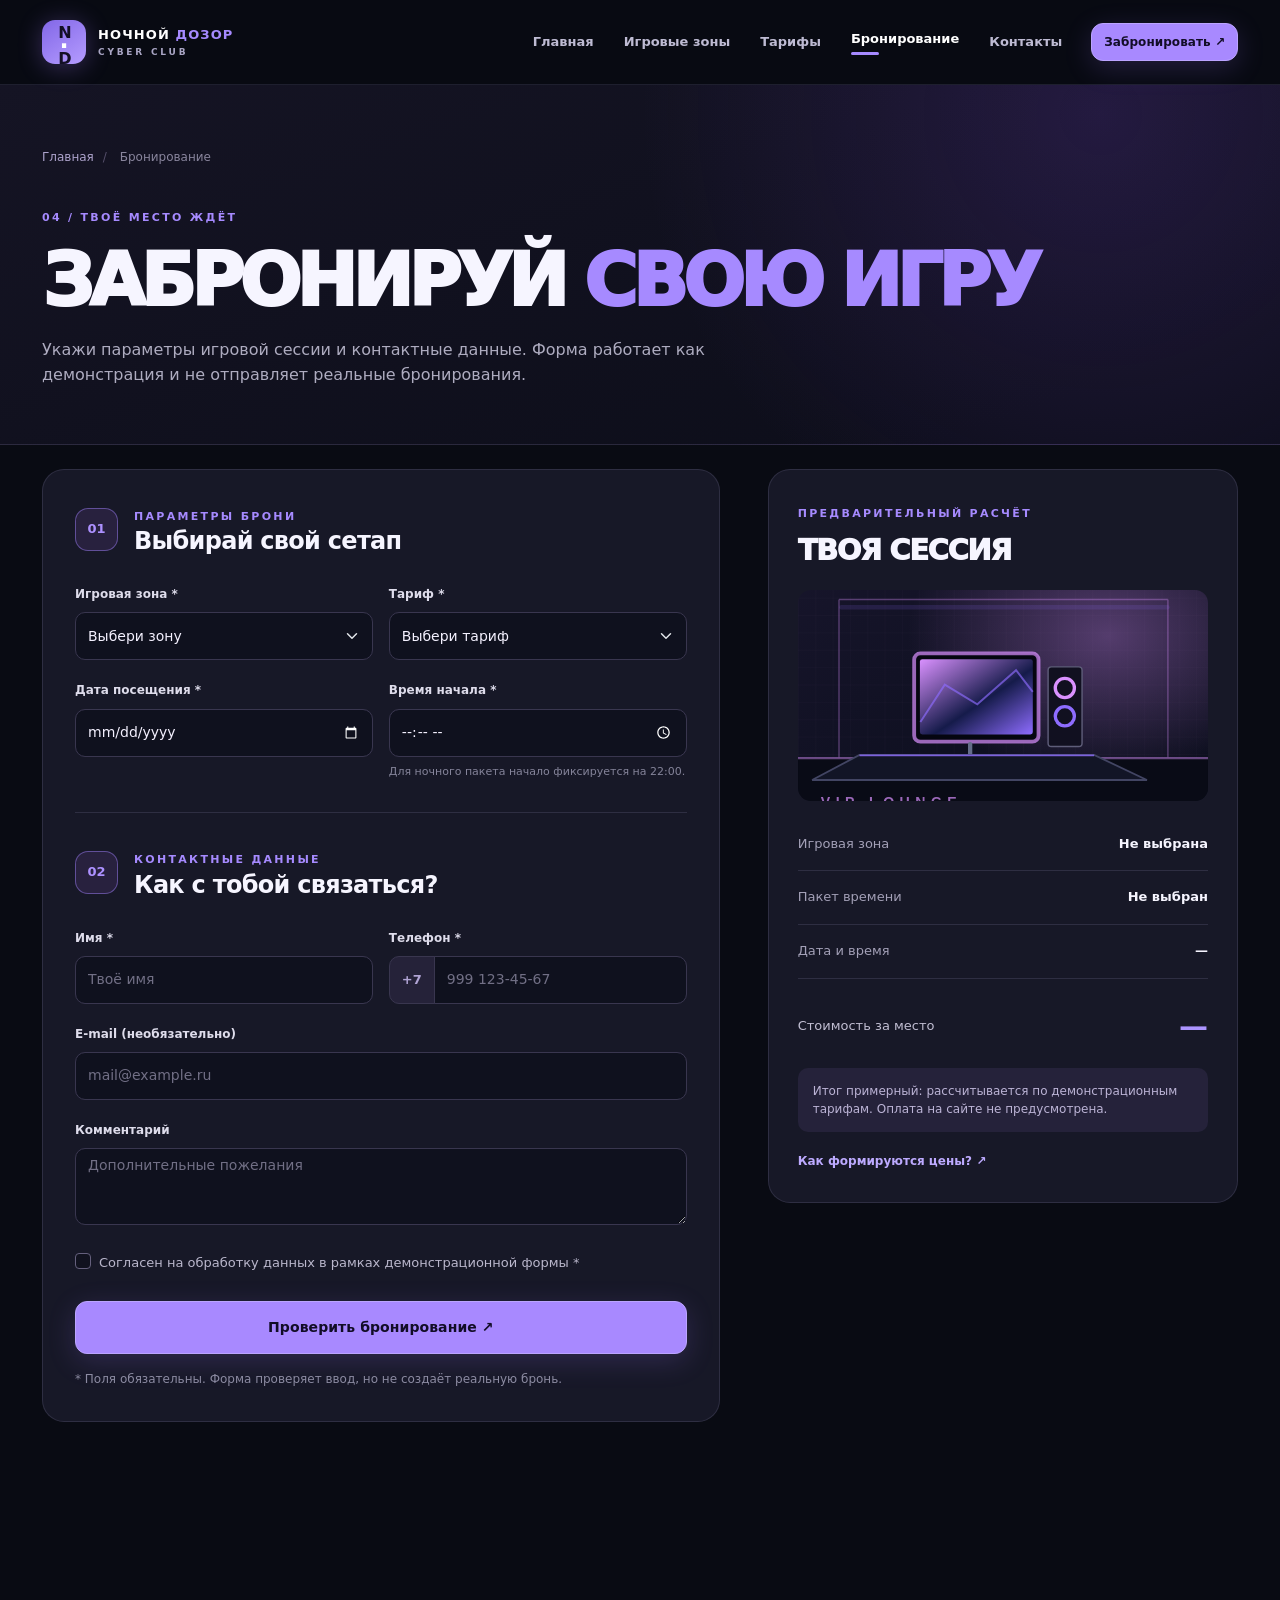
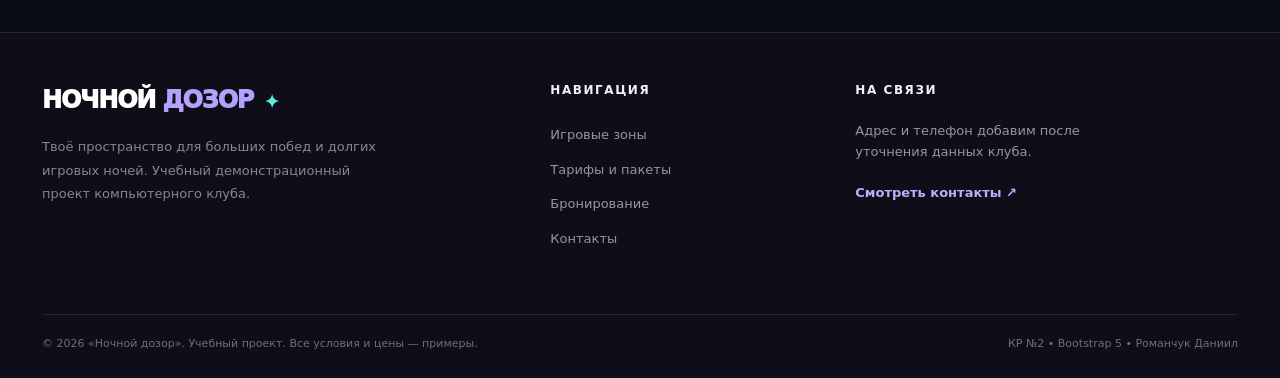
<file: kr2-night-watch/order.html>
<!doctype html>
<html lang="ru" data-bs-theme="dark"><head><meta charset="utf-8"><meta name="viewport" content="width=device-width, initial-scale=1"><meta name="description" content="Демонстрационная форма бронирования места в компьютерном клубе «Ночной дозор» с расчётом стоимости."><meta name="theme-color" content="#090a12"><title>Бронирование — Ночной дозор</title><link rel="icon" type="image/svg+xml" href="images/favicon.svg"><link rel="stylesheet" href="vendor/bootstrap/css/bootstrap.min.css"><link rel="stylesheet" href="css/custom.css"></head>
<body class=""><a class="skip-link" href="#main-content">Перейти к содержимому</a><header class="site-header"><nav class="navbar navbar-expand-lg site-navbar" aria-label="Основная навигация"><div class="container">
<a class="navbar-brand brand" href="index.html" aria-label="Ночной дозор — главная"><span class="brand-mark" aria-hidden="true">N<span>·</span>D</span><span class="brand-name">НОЧНОЙ <b>ДОЗОР</b><small>CYBER CLUB</small></span></a>
<button class="navbar-toggler" type="button" data-bs-toggle="collapse" data-bs-target="#siteNav" aria-controls="siteNav" aria-expanded="false" aria-label="Открыть меню"><span class="navbar-toggler-icon"></span></button>
<div class="collapse navbar-collapse" id="siteNav"><ul class="navbar-nav ms-auto align-items-lg-center gap-lg-1"><li class="nav-item"><a class="nav-link " href="index.html" >Главная</a></li><li class="nav-item"><a class="nav-link " href="catalog.html" >Игровые зоны</a></li><li class="nav-item"><a class="nav-link " href="tariffs.html" >Тарифы</a></li><li class="nav-item"><a class="nav-link active" href="order.html" aria-current="page">Бронирование</a></li><li class="nav-item"><a class="nav-link " href="contacts.html" >Контакты</a></li></ul><a class="btn btn-glow btn-sm ms-lg-3 nav-book" href="order.html">Забронировать <span aria-hidden="true">↗</span></a></div></div></nav></header><main id="main-content"><section class="page-intro"><div class="container"><div class="breadcrumb-line"><a href="index.html">Главная</a><span>/</span> Бронирование</div><span class="eyebrow">04 / ТВОЁ МЕСТО ЖДЁТ</span><h1>ЗАБРОНИРУЙ <em>СВОЮ ИГРУ</em></h1><p>Укажи параметры игровой сессии и контактные данные. Форма работает как демонстрация и не отправляет реальные бронирования.</p></div></section>
<section class="section-pad pt-4"><div class="container"><div class="row g-4 g-lg-5"><div class="col-lg-7"><div class="form-panel"><div class="d-flex align-items-center gap-3 mb-4"><span class="step-bubble">01</span><div><span class="eyebrow">ПАРАМЕТРЫ БРОНИ</span><h2 class="h4 m-0">Выбирай свой сетап</h2></div></div><form id="bookingForm" class="needs-validation demo-form" novalidate><div class="row g-3"><div class="col-md-6"><label for="booking-zone" class="form-label">Игровая зона *</label><select id="booking-zone" class="form-select" name="zone" required><option value="">Выбери зону</option><option value="standard">Standard Zone</option><option value="vip">VIP Lounge</option><option value="team">Team Arena</option></select><div class="invalid-feedback">Выбери игровую зону.</div></div><div class="col-md-6"><label for="booking-tariff" class="form-label">Тариф *</label><select id="booking-tariff" class="form-select" name="tariff" required><option value="">Выбери тариф</option><option value="1h">1 час — 220 ₽</option><option value="3h">3 часа — 590 ₽</option><option value="5h">5 часов — 890 ₽</option><option value="night">Ночь (22:00–06:00) — 1 290 ₽</option></select><div class="invalid-feedback">Выбери тариф.</div></div><div class="col-md-6"><label for="booking-date" class="form-label">Дата посещения *</label><input id="booking-date" name="date" class="form-control" type="date" required><div class="invalid-feedback">Выбери будущую или сегодняшнюю дату.</div></div><div class="col-md-6"><label for="booking-time" class="form-label">Время начала *</label><input id="booking-time" name="time" class="form-control" type="time" required><div class="invalid-feedback">Укажи время начала.</div><div class="form-hint">Для ночного пакета начало фиксируется на 22:00.</div></div></div><div class="form-divider"></div><div class="d-flex align-items-center gap-3 mb-4"><span class="step-bubble">02</span><div><span class="eyebrow">КОНТАКТНЫЕ ДАННЫЕ</span><h2 class="h4 m-0">Как с тобой связаться?</h2></div></div><div class="row g-3"><div class="col-md-6"><label for="booking-name" class="form-label">Имя *</label><input id="booking-name" name="name" class="form-control" type="text" minlength="2" autocomplete="name" placeholder="Твоё имя" required><div class="invalid-feedback">Укажи имя (минимум 2 символа).</div></div><div class="col-md-6"><label for="booking-phone" class="form-label">Телефон *</label><div class="input-group"><span class="input-group-text">+7</span><input id="booking-phone" name="phone" class="form-control" type="tel" inputmode="tel" autocomplete="tel-national" pattern="[0-9 ()-]{10,18}" placeholder="999 123-45-67" required></div><div class="invalid-feedback phone-error">Введите номер (10–18 символов: цифры, пробелы, скобки или дефисы).</div></div><div class="col-12"><label for="booking-email" class="form-label">E-mail (необязательно)</label><input id="booking-email" name="email" type="email" class="form-control" autocomplete="email" placeholder="mail@example.ru"><div class="invalid-feedback">Проверь формат электронной почты.</div></div><div class="col-12"><label for="booking-comment" class="form-label">Комментарий</label><textarea id="booking-comment" name="comment" rows="3" maxlength="500" class="form-control" placeholder="Дополнительные пожелания"></textarea></div><div class="col-12"><div class="form-check mt-2"><input class="form-check-input" type="checkbox" id="booking-consent" required><label class="form-check-label" for="booking-consent">Согласен на обработку данных в рамках демонстрационной формы *</label><div class="invalid-feedback">Нужно подтвердить согласие.</div></div></div></div><button type="submit" class="btn btn-glow btn-lg w-100 mt-4">Проверить бронирование ↗</button><p class="demo-caption mt-3 mb-0">* Поля обязательны. Форма проверяет ввод, но не создаёт реальную бронь.</p></form></div></div><div class="col-lg-5"><aside class="summary-panel sticky-lg-top"><span class="eyebrow">ПРЕДВАРИТЕЛЬНЫЙ РАСЧЁТ</span><h2>ТВОЯ СЕССИЯ</h2><div class="summary-art"><img src="images/zone-vip.svg" alt="Компьютерное игровое место" loading="lazy"></div><div class="summary-row"><span>Игровая зона</span><strong id="summary-zone">Не выбрана</strong></div><div class="summary-row"><span>Пакет времени</span><strong id="summary-tariff">Не выбран</strong></div><div class="summary-row"><span>Дата и время</span><strong id="summary-date">—</strong></div><div class="summary-total"><span>Стоимость за место</span><strong id="summary-price">—</strong></div><div class="summary-note">Итог примерный: рассчитывается по демонстрационным тарифам. Оплата на сайте не предусмотрена.</div><a class="summary-help" href="tariffs.html">Как формируются цены? ↗</a></aside></div></div></div></section></main><footer class="site-footer"><div class="container"><div class="row g-4 py-5"><div class="col-lg-5"><a href="index.html" class="footer-brand">НОЧНОЙ<span> ДОЗОР</span><i>✦</i></a><p class="footer-description mt-3">Твоё пространство для больших побед и долгих игровых ночей. Учебный демонстрационный проект компьютерного клуба.</p></div><div class="col-6 col-lg-3"><div class="footer-heading">Навигация</div><ul class="list-unstyled footer-links"><li><a href="catalog.html">Игровые зоны</a></li><li><a href="tariffs.html">Тарифы и пакеты</a></li><li><a href="order.html">Бронирование</a></li><li><a href="contacts.html">Контакты</a></li></ul></div><div class="col-6 col-lg-4"><div class="footer-heading">На связи</div><p class="footer-contact">Адрес и телефон добавим после уточнения данных клуба.</p><a class="footer-inline-link" href="contacts.html">Смотреть контакты ↗</a></div></div><div class="footer-bottom d-flex flex-column flex-md-row gap-2 justify-content-between align-items-md-center"><span>© 2026 «Ночной дозор». Учебный проект. Все условия и цены — примеры.</span><span>КР №2 • Bootstrap 5 • Романчук Даниил</span></div></div></footer><div class="modal fade" id="quickBookingModal" tabindex="-1" aria-labelledby="quickBookingTitle" aria-hidden="true"><div class="modal-dialog modal-dialog-centered"><div class="modal-content custom-modal"><div class="modal-header border-0 pb-0"><div><span class="eyebrow">БЫСТРАЯ ЗАЯВКА</span><h2 class="modal-title h3 mt-2" id="quickBookingTitle">Погнали играть?</h2></div><button type="button" class="btn-close" data-bs-dismiss="modal" aria-label="Закрыть"></button></div><form class="needs-validation demo-form" novalidate><div class="modal-body"><p class="muted-text small mb-4">Оставь контакты, чтобы проверить работу формы. Данные никуда не отправляются.</p><div class="mb-3"><label class="form-label" for="quick-name">Имя</label><input class="form-control" id="quick-name" name="name" autocomplete="name" minlength="2" required placeholder="Как к тебе обращаться?"><div class="invalid-feedback">Укажи имя (минимум 2 символа).</div></div><div class="mb-3"><label class="form-label" for="quick-phone">Телефон</label><div class="input-group"><span class="input-group-text">☎</span><input class="form-control" type="tel" id="quick-phone" name="phone" inputmode="tel" autocomplete="tel" minlength="10" required placeholder="+7 999 123-45-67"></div><div class="form-hint">Номер для связи (учебный пример).</div></div><div class="mb-3"><label class="form-label" for="quick-zone">Игровая зона</label><select id="quick-zone" class="form-select" name="zone" required><option value="">Выбери зону</option><option value="standard">Standard</option><option value="vip">VIP Lounge</option><option value="team">Team Arena</option></select><div class="invalid-feedback">Выбери игровую зону.</div></div><div class="form-check"><input class="form-check-input" type="checkbox" id="quick-consent" required><label class="form-check-label small" for="quick-consent">Согласен на обработку данных в рамках демонстрационной формы</label><div class="invalid-feedback">Нужно согласие.</div></div></div><div class="modal-footer border-0 pt-0"><button type="button" class="btn btn-outline-light" data-bs-dismiss="modal">Отмена</button><button type="submit" class="btn btn-glow">Проверить заявку ↗</button></div></form></div></div></div>
<div class="toast-container position-fixed bottom-0 end-0 p-3" style="z-index:1090"><div class="toast demo-toast" id="demoToast" role="status" aria-live="polite" aria-atomic="true"><div class="d-flex"><div class="toast-body" id="demoToastBody">Форма проверена. Это демонстрация: данные не отправлялись.</div><button type="button" class="btn-close btn-close-white me-2 m-auto" data-bs-dismiss="toast" aria-label="Закрыть"></button></div></div></div><script src="vendor/bootstrap/js/bootstrap.bundle.min.js"></script><script src="js/main.js"></script></body></html>
</file>
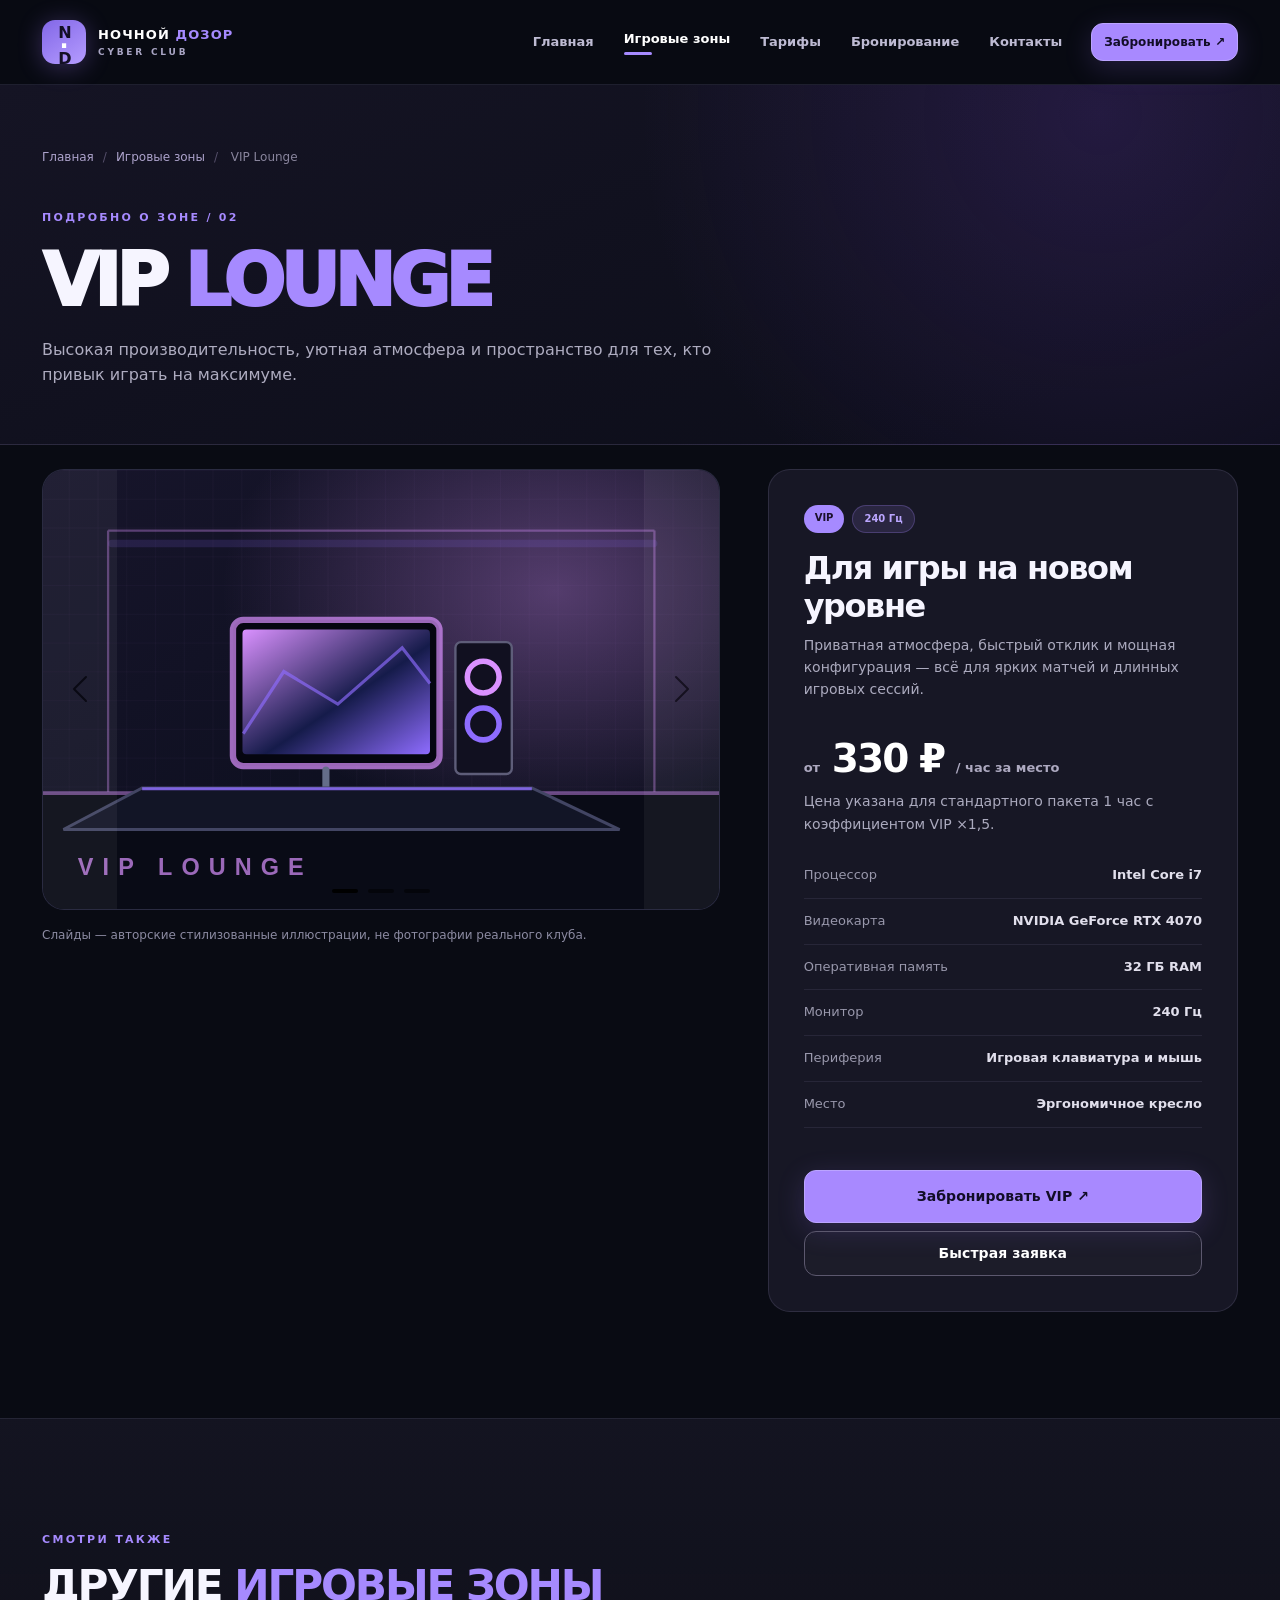
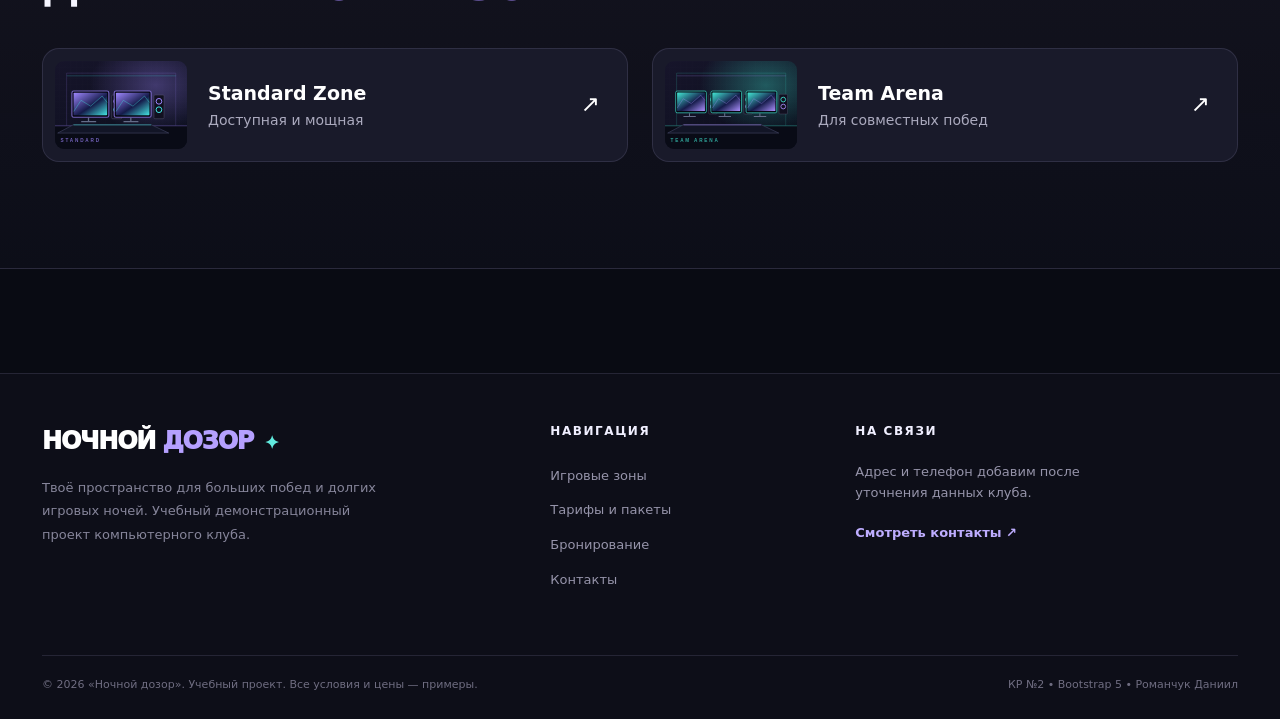
<file: kr2-night-watch/product.html>
<!doctype html>
<html lang="ru" data-bs-theme="dark"><head><meta charset="utf-8"><meta name="viewport" content="width=device-width, initial-scale=1"><meta name="description" content="Подробная информация о игровой зоне VIP Lounge компьютерного клуба «Ночной дозор»."><meta name="theme-color" content="#090a12"><title>VIP Lounge — Ночной дозор</title><link rel="icon" type="image/svg+xml" href="images/favicon.svg"><link rel="stylesheet" href="vendor/bootstrap/css/bootstrap.min.css"><link rel="stylesheet" href="css/custom.css"></head>
<body class=""><a class="skip-link" href="#main-content">Перейти к содержимому</a><header class="site-header"><nav class="navbar navbar-expand-lg site-navbar" aria-label="Основная навигация"><div class="container">
<a class="navbar-brand brand" href="index.html" aria-label="Ночной дозор — главная"><span class="brand-mark" aria-hidden="true">N<span>·</span>D</span><span class="brand-name">НОЧНОЙ <b>ДОЗОР</b><small>CYBER CLUB</small></span></a>
<button class="navbar-toggler" type="button" data-bs-toggle="collapse" data-bs-target="#siteNav" aria-controls="siteNav" aria-expanded="false" aria-label="Открыть меню"><span class="navbar-toggler-icon"></span></button>
<div class="collapse navbar-collapse" id="siteNav"><ul class="navbar-nav ms-auto align-items-lg-center gap-lg-1"><li class="nav-item"><a class="nav-link " href="index.html" >Главная</a></li><li class="nav-item"><a class="nav-link active" href="catalog.html" aria-current="page">Игровые зоны</a></li><li class="nav-item"><a class="nav-link " href="tariffs.html" >Тарифы</a></li><li class="nav-item"><a class="nav-link " href="order.html" >Бронирование</a></li><li class="nav-item"><a class="nav-link " href="contacts.html" >Контакты</a></li></ul><a class="btn btn-glow btn-sm ms-lg-3 nav-book" href="order.html">Забронировать <span aria-hidden="true">↗</span></a></div></div></nav></header><main id="main-content"><section class="page-intro"><div class="container"><div class="breadcrumb-line"><a href="index.html">Главная</a><span>/</span><a href="catalog.html">Игровые зоны</a><span>/</span> VIP Lounge</div><span class="eyebrow">ПОДРОБНО О ЗОНЕ / 02</span><h1>VIP <em>LOUNGE</em></h1><p>Высокая производительность, уютная атмосфера и пространство для тех, кто привык играть на максимуме.</p></div></section>
<section class="section-pad pt-4"><div class="container"><div class="row g-5 align-items-start"><div class="col-lg-7"><div id="vipCarousel" class="carousel slide gallery-carousel" data-bs-ride="false" aria-label="Иллюстрации игровой зоны"><div class="carousel-indicators"><button type="button" data-bs-target="#vipCarousel" data-bs-slide-to="0" class="active" aria-current="true" aria-label="Иллюстрация 1"></button><button type="button" data-bs-target="#vipCarousel" data-bs-slide-to="1" aria-label="Иллюстрация 2"></button><button type="button" data-bs-target="#vipCarousel" data-bs-slide-to="2" aria-label="Иллюстрация 3"></button></div><div class="carousel-inner"><div class="carousel-item active"><img class="d-block w-100" src="images/zone-vip.svg" alt="VIP игровое место с RGB-подсветкой"></div><div class="carousel-item"><img class="d-block w-100" src="images/gallery-pc.svg" alt="Компьютер и игровой монитор, цифровая иллюстрация"></div><div class="carousel-item"><img class="d-block w-100" src="images/gallery-room.svg" alt="Игровое пространство, цифровая иллюстрация"></div></div><button class="carousel-control-prev" type="button" data-bs-target="#vipCarousel" data-bs-slide="prev"><span class="carousel-control-prev-icon" aria-hidden="true"></span><span class="visually-hidden">Предыдущий слайд</span></button><button class="carousel-control-next" type="button" data-bs-target="#vipCarousel" data-bs-slide="next"><span class="carousel-control-next-icon" aria-hidden="true"></span><span class="visually-hidden">Следующий слайд</span></button></div><p class="demo-caption mt-3">Слайды — авторские стилизованные иллюстрации, не фотографии реального клуба.</p></div><div class="col-lg-5"><div class="product-detail"><div class="d-flex gap-2 mb-3"><span class="badge rounded-pill badge-hot">VIP</span><span class="badge rounded-pill badge-soft">240 Гц</span></div><h2>Для игры на новом уровне</h2><p>Приватная атмосфера, быстрый отклик и мощная конфигурация — всё для ярких матчей и длинных игровых сессий.</p><div class="product-price"><span>от</span> 330 ₽ <small>/ час за место</small></div><p class="small muted-text">Цена указана для стандартного пакета 1 час с коэффициентом VIP ×1,5.</p><ul class="spec-list spec-list--product"><li><span>Процессор</span><b>Intel Core i7</b></li><li><span>Видеокарта</span><b>NVIDIA GeForce RTX 4070</b></li><li><span>Оперативная память</span><b>32 ГБ RAM</b></li><li><span>Монитор</span><b>240 Гц</b></li><li><span>Периферия</span><b>Игровая клавиатура и мышь</b></li><li><span>Место</span><b>Эргономичное кресло</b></li></ul><a href="order.html?zone=vip" class="btn btn-glow btn-lg w-100 mt-4">Забронировать VIP ↗</a><button class="btn btn-outline-bright w-100 mt-2" type="button" data-bs-toggle="modal" data-bs-target="#quickBookingModal" data-zone="vip">Быстрая заявка</button></div></div></div></div></section>
<section class="section-pad section-dark"><div class="container"><div class="section-header"><div><span class="eyebrow">СМОТРИ ТАКЖЕ</span><h2 class="section-title">ДРУГИЕ <span>ИГРОВЫЕ ЗОНЫ</span></h2></div></div><div class="row g-4"><div class="col-md-6"><a class="related-zone" href="catalog.html#standard"><img src="images/zone-standard.svg" alt="Стандартная игровая зона"><span><b>Standard Zone</b><small>Доступная и мощная</small></span><span aria-hidden="true">↗</span></a></div><div class="col-md-6"><a class="related-zone" href="catalog.html#team"><img src="images/zone-team.svg" alt="Командная игровая зона"><span><b>Team Arena</b><small>Для совместных побед</small></span><span aria-hidden="true">↗</span></a></div></div></div></section></main><footer class="site-footer"><div class="container"><div class="row g-4 py-5"><div class="col-lg-5"><a href="index.html" class="footer-brand">НОЧНОЙ<span> ДОЗОР</span><i>✦</i></a><p class="footer-description mt-3">Твоё пространство для больших побед и долгих игровых ночей. Учебный демонстрационный проект компьютерного клуба.</p></div><div class="col-6 col-lg-3"><div class="footer-heading">Навигация</div><ul class="list-unstyled footer-links"><li><a href="catalog.html">Игровые зоны</a></li><li><a href="tariffs.html">Тарифы и пакеты</a></li><li><a href="order.html">Бронирование</a></li><li><a href="contacts.html">Контакты</a></li></ul></div><div class="col-6 col-lg-4"><div class="footer-heading">На связи</div><p class="footer-contact">Адрес и телефон добавим после уточнения данных клуба.</p><a class="footer-inline-link" href="contacts.html">Смотреть контакты ↗</a></div></div><div class="footer-bottom d-flex flex-column flex-md-row gap-2 justify-content-between align-items-md-center"><span>© 2026 «Ночной дозор». Учебный проект. Все условия и цены — примеры.</span><span>КР №2 • Bootstrap 5 • Романчук Даниил</span></div></div></footer><div class="modal fade" id="quickBookingModal" tabindex="-1" aria-labelledby="quickBookingTitle" aria-hidden="true"><div class="modal-dialog modal-dialog-centered"><div class="modal-content custom-modal"><div class="modal-header border-0 pb-0"><div><span class="eyebrow">БЫСТРАЯ ЗАЯВКА</span><h2 class="modal-title h3 mt-2" id="quickBookingTitle">Погнали играть?</h2></div><button type="button" class="btn-close" data-bs-dismiss="modal" aria-label="Закрыть"></button></div><form class="needs-validation demo-form" novalidate><div class="modal-body"><p class="muted-text small mb-4">Оставь контакты, чтобы проверить работу формы. Данные никуда не отправляются.</p><div class="mb-3"><label class="form-label" for="quick-name">Имя</label><input class="form-control" id="quick-name" name="name" autocomplete="name" minlength="2" required placeholder="Как к тебе обращаться?"><div class="invalid-feedback">Укажи имя (минимум 2 символа).</div></div><div class="mb-3"><label class="form-label" for="quick-phone">Телефон</label><div class="input-group"><span class="input-group-text">☎</span><input class="form-control" type="tel" id="quick-phone" name="phone" inputmode="tel" autocomplete="tel" minlength="10" required placeholder="+7 999 123-45-67"></div><div class="form-hint">Номер для связи (учебный пример).</div></div><div class="mb-3"><label class="form-label" for="quick-zone">Игровая зона</label><select id="quick-zone" class="form-select" name="zone" required><option value="">Выбери зону</option><option value="standard">Standard</option><option value="vip">VIP Lounge</option><option value="team">Team Arena</option></select><div class="invalid-feedback">Выбери игровую зону.</div></div><div class="form-check"><input class="form-check-input" type="checkbox" id="quick-consent" required><label class="form-check-label small" for="quick-consent">Согласен на обработку данных в рамках демонстрационной формы</label><div class="invalid-feedback">Нужно согласие.</div></div></div><div class="modal-footer border-0 pt-0"><button type="button" class="btn btn-outline-light" data-bs-dismiss="modal">Отмена</button><button type="submit" class="btn btn-glow">Проверить заявку ↗</button></div></form></div></div></div>
<div class="toast-container position-fixed bottom-0 end-0 p-3" style="z-index:1090"><div class="toast demo-toast" id="demoToast" role="status" aria-live="polite" aria-atomic="true"><div class="d-flex"><div class="toast-body" id="demoToastBody">Форма проверена. Это демонстрация: данные не отправлялись.</div><button type="button" class="btn-close btn-close-white me-2 m-auto" data-bs-dismiss="toast" aria-label="Закрыть"></button></div></div></div><script src="vendor/bootstrap/js/bootstrap.bundle.min.js"></script><script src="js/main.js"></script></body></html>
</file>
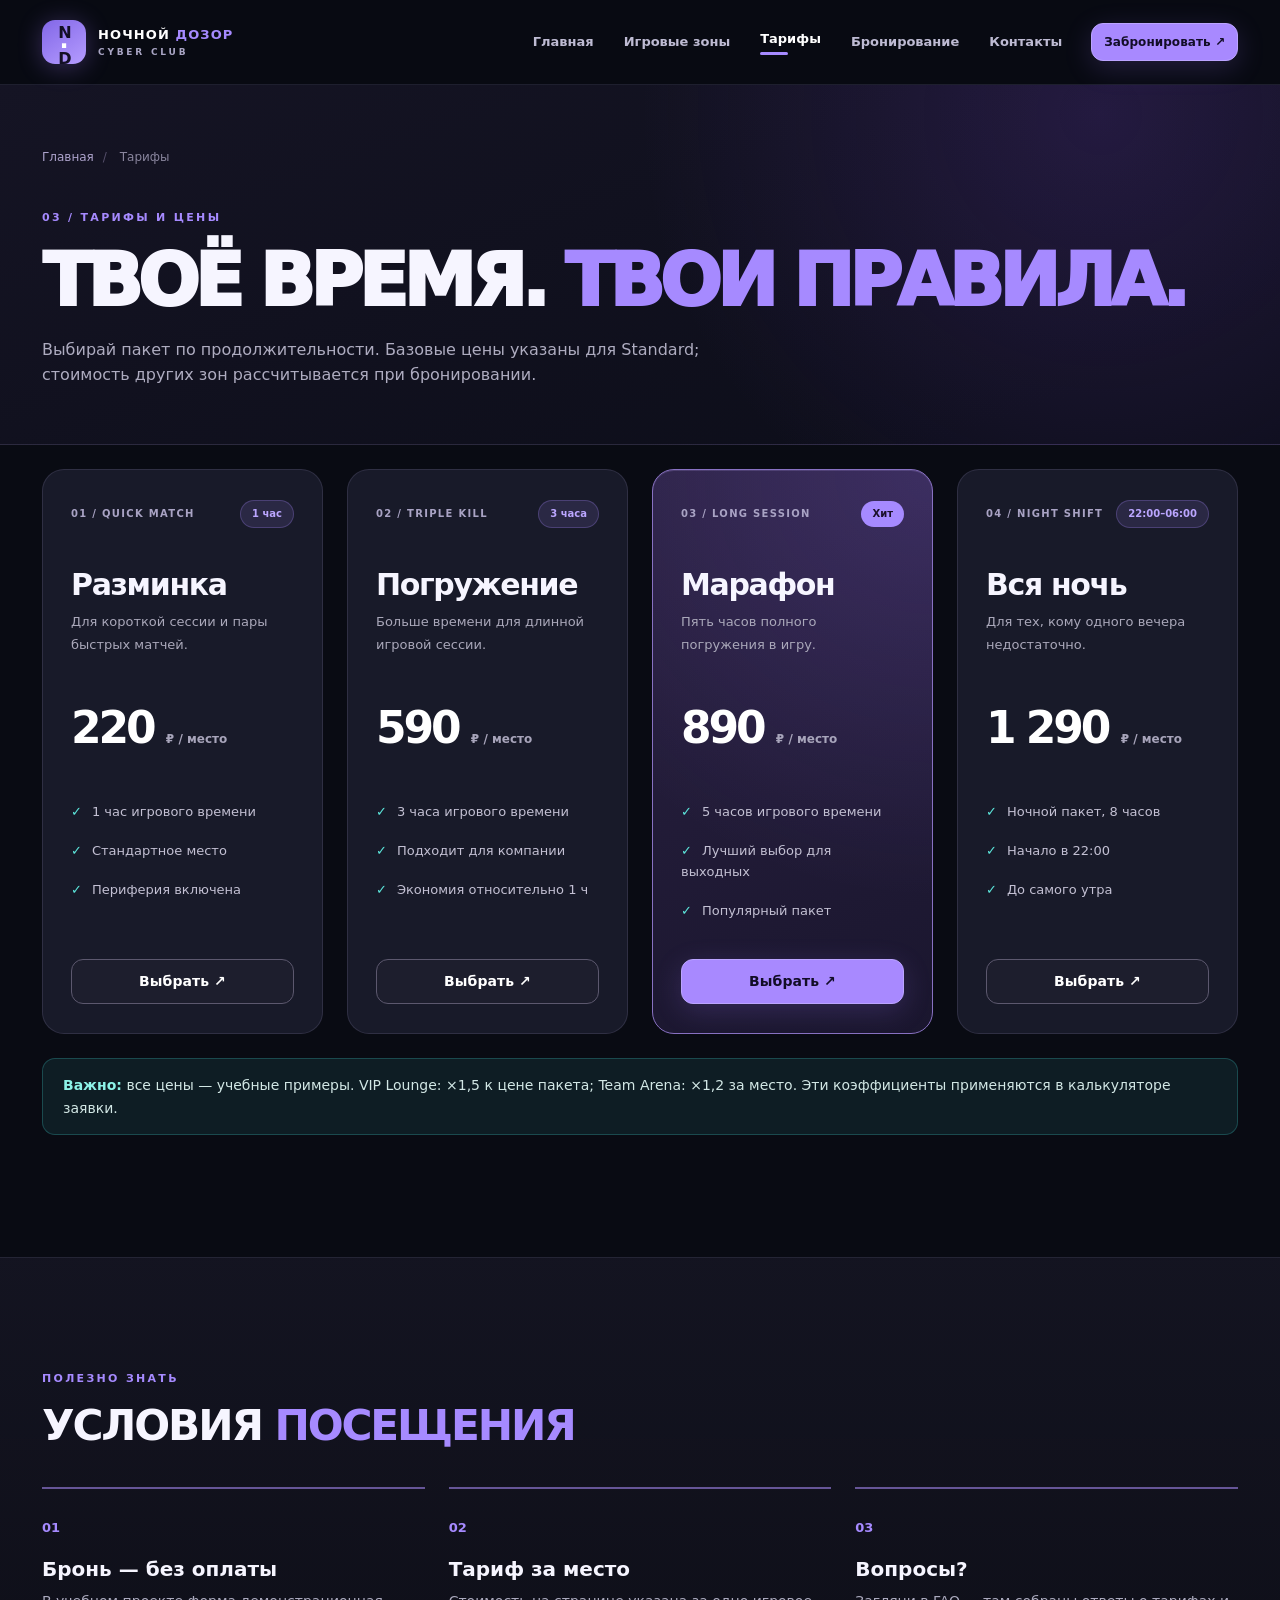
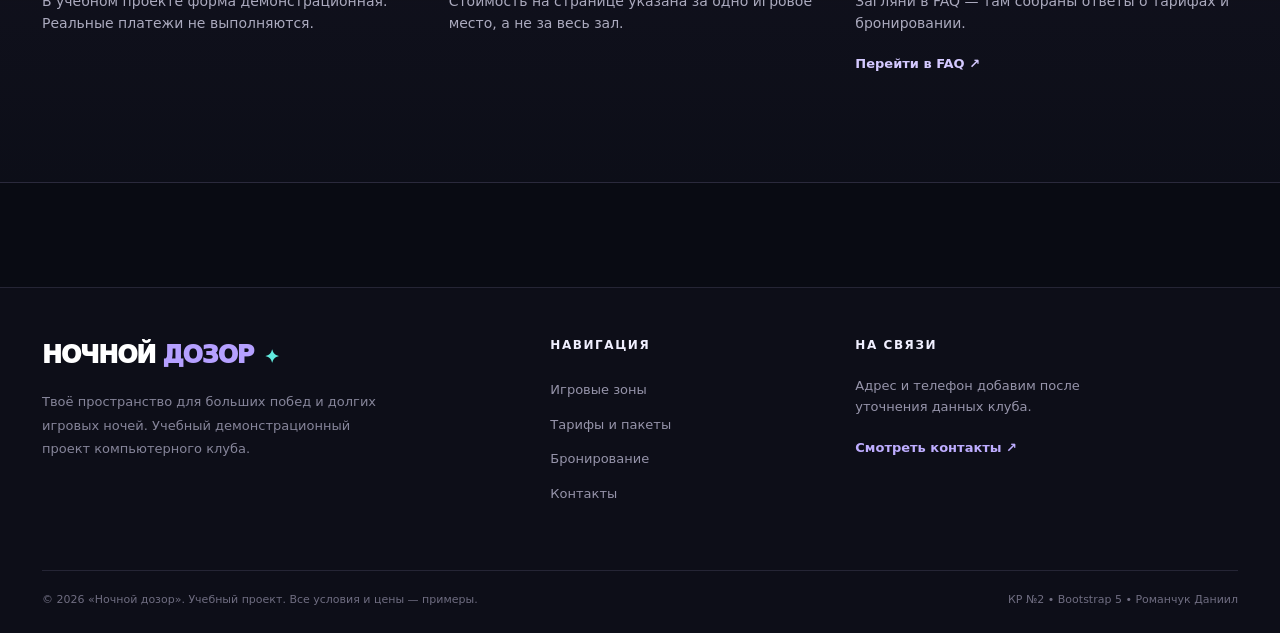
<file: kr2-night-watch/tariffs.html>
<!doctype html>
<html lang="ru" data-bs-theme="dark"><head><meta charset="utf-8"><meta name="viewport" content="width=device-width, initial-scale=1"><meta name="description" content="Тарифы компьютерного клуба «Ночной дозор»: 1 час, 3 часа, 5 часов и ночной пакет. Цены демонстрационные."><meta name="theme-color" content="#090a12"><title>Тарифы — Ночной дозор</title><link rel="icon" type="image/svg+xml" href="images/favicon.svg"><link rel="stylesheet" href="vendor/bootstrap/css/bootstrap.min.css"><link rel="stylesheet" href="css/custom.css"></head>
<body class=""><a class="skip-link" href="#main-content">Перейти к содержимому</a><header class="site-header"><nav class="navbar navbar-expand-lg site-navbar" aria-label="Основная навигация"><div class="container">
<a class="navbar-brand brand" href="index.html" aria-label="Ночной дозор — главная"><span class="brand-mark" aria-hidden="true">N<span>·</span>D</span><span class="brand-name">НОЧНОЙ <b>ДОЗОР</b><small>CYBER CLUB</small></span></a>
<button class="navbar-toggler" type="button" data-bs-toggle="collapse" data-bs-target="#siteNav" aria-controls="siteNav" aria-expanded="false" aria-label="Открыть меню"><span class="navbar-toggler-icon"></span></button>
<div class="collapse navbar-collapse" id="siteNav"><ul class="navbar-nav ms-auto align-items-lg-center gap-lg-1"><li class="nav-item"><a class="nav-link " href="index.html" >Главная</a></li><li class="nav-item"><a class="nav-link " href="catalog.html" >Игровые зоны</a></li><li class="nav-item"><a class="nav-link active" href="tariffs.html" aria-current="page">Тарифы</a></li><li class="nav-item"><a class="nav-link " href="order.html" >Бронирование</a></li><li class="nav-item"><a class="nav-link " href="contacts.html" >Контакты</a></li></ul><a class="btn btn-glow btn-sm ms-lg-3 nav-book" href="order.html">Забронировать <span aria-hidden="true">↗</span></a></div></div></nav></header><main id="main-content"><section class="page-intro"><div class="container"><div class="breadcrumb-line"><a href="index.html">Главная</a><span>/</span> Тарифы</div><span class="eyebrow">03 / ТАРИФЫ И ЦЕНЫ</span><h1>ТВОЁ ВРЕМЯ. <em>ТВОИ ПРАВИЛА.</em></h1><p>Выбирай пакет по продолжительности. Базовые цены указаны для Standard; стоимость других зон рассчитывается при бронировании.</p></div></section>
<section class="section-pad pt-4"><div class="container"><div class="row g-4">
<div class="col-md-6 col-lg-3"><article class="card tariff-card h-100"><div class="tariff-head"><span class="tariff-index">01 / QUICK MATCH</span><span class="badge rounded-pill badge-soft">1 час</span></div><h2>Разминка</h2><p>Для короткой сессии и пары быстрых матчей.</p><div class="tariff-price">220 <span>₽ / место</span></div><ul class="tariff-list"><li>1 час игрового времени</li><li>Стандартное место</li><li>Периферия включена</li></ul><a class="btn btn-outline-bright w-100" href="order.html?tariff=1h">Выбрать ↗</a></article></div>
<div class="col-md-6 col-lg-3"><article class="card tariff-card h-100"><div class="tariff-head"><span class="tariff-index">02 / TRIPLE KILL</span><span class="badge rounded-pill badge-soft">3 часа</span></div><h2>Погружение</h2><p>Больше времени для длинной игровой сессии.</p><div class="tariff-price">590 <span>₽ / место</span></div><ul class="tariff-list"><li>3 часа игрового времени</li><li>Подходит для компании</li><li>Экономия относительно 1 ч</li></ul><a class="btn btn-outline-bright w-100" href="order.html?tariff=3h">Выбрать ↗</a></article></div>
<div class="col-md-6 col-lg-3"><article class="card tariff-card tariff-card--featured h-100"><div class="tariff-head"><span class="tariff-index">03 / LONG SESSION</span><span class="badge rounded-pill badge-hot">Хит</span></div><h2>Марафон</h2><p>Пять часов полного погружения в игру.</p><div class="tariff-price">890 <span>₽ / место</span></div><ul class="tariff-list"><li>5 часов игрового времени</li><li>Лучший выбор для выходных</li><li>Популярный пакет</li></ul><a class="btn btn-glow w-100" href="order.html?tariff=5h">Выбрать ↗</a></article></div>
<div class="col-md-6 col-lg-3"><article class="card tariff-card h-100"><div class="tariff-head"><span class="tariff-index">04 / NIGHT SHIFT</span><span class="badge rounded-pill badge-soft">22:00–06:00</span></div><h2>Вся ночь</h2><p>Для тех, кому одного вечера недостаточно.</p><div class="tariff-price">1 290 <span>₽ / место</span></div><ul class="tariff-list"><li>Ночной пакет, 8 часов</li><li>Начало в 22:00</li><li>До самого утра</li></ul><a class="btn btn-outline-bright w-100" href="order.html?tariff=night">Выбрать ↗</a></article></div></div><div class="alert site-alert mt-4" role="alert"><strong>Важно:</strong> все цены — учебные примеры. VIP Lounge: ×1,5 к цене пакета; Team Arena: ×1,2 за место. Эти коэффициенты применяются в калькуляторе заявки.</div></div></section>
<section class="section-pad section-dark"><div class="container"><div class="section-header"><div><span class="eyebrow">ПОЛЕЗНО ЗНАТЬ</span><h2 class="section-title">УСЛОВИЯ <span>ПОСЕЩЕНИЯ</span></h2></div></div><div class="row g-4"><div class="col-md-4"><div class="mini-feature"><span>01</span><h3>Бронь — без оплаты</h3><p>В учебном проекте форма демонстрационная. Реальные платежи не выполняются.</p></div></div><div class="col-md-4"><div class="mini-feature"><span>02</span><h3>Тариф за место</h3><p>Стоимость на странице указана за одно игровое место, а не за весь зал.</p></div></div><div class="col-md-4"><div class="mini-feature"><span>03</span><h3>Вопросы?</h3><p>Загляни в FAQ — там собраны ответы о тарифах и бронировании.</p><a href="contacts.html#faq" class="section-link">Перейти в FAQ ↗</a></div></div></div></div></section></main><footer class="site-footer"><div class="container"><div class="row g-4 py-5"><div class="col-lg-5"><a href="index.html" class="footer-brand">НОЧНОЙ<span> ДОЗОР</span><i>✦</i></a><p class="footer-description mt-3">Твоё пространство для больших побед и долгих игровых ночей. Учебный демонстрационный проект компьютерного клуба.</p></div><div class="col-6 col-lg-3"><div class="footer-heading">Навигация</div><ul class="list-unstyled footer-links"><li><a href="catalog.html">Игровые зоны</a></li><li><a href="tariffs.html">Тарифы и пакеты</a></li><li><a href="order.html">Бронирование</a></li><li><a href="contacts.html">Контакты</a></li></ul></div><div class="col-6 col-lg-4"><div class="footer-heading">На связи</div><p class="footer-contact">Адрес и телефон добавим после уточнения данных клуба.</p><a class="footer-inline-link" href="contacts.html">Смотреть контакты ↗</a></div></div><div class="footer-bottom d-flex flex-column flex-md-row gap-2 justify-content-between align-items-md-center"><span>© 2026 «Ночной дозор». Учебный проект. Все условия и цены — примеры.</span><span>КР №2 • Bootstrap 5 • Романчук Даниил</span></div></div></footer><div class="modal fade" id="quickBookingModal" tabindex="-1" aria-labelledby="quickBookingTitle" aria-hidden="true"><div class="modal-dialog modal-dialog-centered"><div class="modal-content custom-modal"><div class="modal-header border-0 pb-0"><div><span class="eyebrow">БЫСТРАЯ ЗАЯВКА</span><h2 class="modal-title h3 mt-2" id="quickBookingTitle">Погнали играть?</h2></div><button type="button" class="btn-close" data-bs-dismiss="modal" aria-label="Закрыть"></button></div><form class="needs-validation demo-form" novalidate><div class="modal-body"><p class="muted-text small mb-4">Оставь контакты, чтобы проверить работу формы. Данные никуда не отправляются.</p><div class="mb-3"><label class="form-label" for="quick-name">Имя</label><input class="form-control" id="quick-name" name="name" autocomplete="name" minlength="2" required placeholder="Как к тебе обращаться?"><div class="invalid-feedback">Укажи имя (минимум 2 символа).</div></div><div class="mb-3"><label class="form-label" for="quick-phone">Телефон</label><div class="input-group"><span class="input-group-text">☎</span><input class="form-control" type="tel" id="quick-phone" name="phone" inputmode="tel" autocomplete="tel" minlength="10" required placeholder="+7 999 123-45-67"></div><div class="form-hint">Номер для связи (учебный пример).</div></div><div class="mb-3"><label class="form-label" for="quick-zone">Игровая зона</label><select id="quick-zone" class="form-select" name="zone" required><option value="">Выбери зону</option><option value="standard">Standard</option><option value="vip">VIP Lounge</option><option value="team">Team Arena</option></select><div class="invalid-feedback">Выбери игровую зону.</div></div><div class="form-check"><input class="form-check-input" type="checkbox" id="quick-consent" required><label class="form-check-label small" for="quick-consent">Согласен на обработку данных в рамках демонстрационной формы</label><div class="invalid-feedback">Нужно согласие.</div></div></div><div class="modal-footer border-0 pt-0"><button type="button" class="btn btn-outline-light" data-bs-dismiss="modal">Отмена</button><button type="submit" class="btn btn-glow">Проверить заявку ↗</button></div></form></div></div></div>
<div class="toast-container position-fixed bottom-0 end-0 p-3" style="z-index:1090"><div class="toast demo-toast" id="demoToast" role="status" aria-live="polite" aria-atomic="true"><div class="d-flex"><div class="toast-body" id="demoToastBody">Форма проверена. Это демонстрация: данные не отправлялись.</div><button type="button" class="btn-close btn-close-white me-2 m-auto" data-bs-dismiss="toast" aria-label="Закрыть"></button></div></div></div><script src="vendor/bootstrap/js/bootstrap.bundle.min.js"></script><script src="js/main.js"></script></body></html>
</file>
<file: css/custom.css>
/* Night Watch / KR2. Bootstrap 5.3.6 is the layout + component system.
   This file adds only the custom visual identity, states and small refinements. */
:root {
  --nw-bg:#090b13; --nw-panel:#121423; --nw-elevated:#191a2b;
  --nw-line:rgba(180,176,222,.14); --nw-white:#f6f5ff;
  --nw-muted:#abaabe; --nw-accent:#a68aff; --nw-teal:#5ce6db;
  --nw-soft:rgba(165,138,255,.15); --nw-radius:22px;
  --bs-body-bg:var(--nw-bg); --bs-body-color:var(--nw-white);
  --bs-body-font-family:Inter,system-ui,-apple-system,BlinkMacSystemFont,"Segoe UI",sans-serif;
  --bs-border-color:var(--nw-line); --bs-link-color:var(--nw-accent);
}
* {box-sizing:border-box}
html {scroll-behavior:smooth;scroll-padding-top:102px}
body {background:var(--nw-bg);color:var(--nw-white);font-size:16px;line-height:1.6;overflow-x:hidden}
img {max-width:100%;height:auto}
a {transition:color .2s ease,background .2s ease,border-color .2s ease,transform .2s ease;text-decoration:none}
button {transition:transform .2s ease,background .2s ease,border-color .2s ease}
:focus-visible {outline:3px solid var(--nw-teal)!important;outline-offset:3px}
::selection {background:#7051cb;color:white}
.container {max-width:1220px}
.skip-link {position:absolute;z-index:2000;top:-100px;left:12px;color:#090b13;background:#fff;padding:12px 18px;border-radius:0 0 12px 12px}
.skip-link:focus {top:0}
.site-header {position:sticky;top:0;z-index:1040;background:rgba(9,11,19,.92);backdrop-filter:blur(16px);-webkit-backdrop-filter:blur(16px);border-bottom:1px solid rgba(190,178,247,.12)}
.site-navbar {min-height:84px;padding:12px 0}
.brand {display:flex;align-items:center;gap:12px;color:#fff!important;margin-right:23px}
.brand-logo {display:block;width:62px;height:62px;object-fit:contain;flex-shrink:0;filter:drop-shadow(0 0 7px rgba(170,132,255,.32))}
.brand-name {font-size:13px;font-weight:900;letter-spacing:.085em;line-height:1.17}
.brand-name b {color:var(--nw-accent)}
.brand-name small {display:block;margin-top:5px;font-size:9px;font-weight:650;letter-spacing:.31em;color:#aaa6c5}
.site-navbar .nav-link {color:#bebbd3;padding:11px 13px!important;font-size:13px;font-weight:700}
.site-navbar .nav-link:hover,.site-navbar .nav-link:focus,.site-navbar .nav-link.active {color:#fff}
.site-navbar .nav-link.active:after {content:"";display:block;height:3px;background:var(--nw-accent);border-radius:2px;margin-top:2px;max-width:28px}
.navbar-toggler {border:1px solid #555072;background:#181626;padding:8px 10px}
.navbar-toggler:focus {box-shadow:0 0 0 3px rgba(160,126,255,.22)}
.btn {font-size:14px;font-weight:800;border-radius:12px;padding:11px 17px;letter-spacing:.005em}
.btn-sm {padding:9px 12px;font-size:12px}
.btn-lg {padding:15px 22px;font-size:14px}
.btn-glow {background:#a889ff;border:1px solid #bba4ff;color:#120d27;box-shadow:0 7px 28px rgba(154,117,251,.19)}
.btn-glow:hover,.btn-glow:focus {background:#c0acff;color:#100b21;border-color:#d1c1ff;transform:translateY(-2px);box-shadow:0 10px 30px rgba(154,117,251,.31)}
.btn-outline-bright {border:1px solid #5c586e;color:#fff;background:rgba(255,255,255,.02)}
.btn-outline-bright:hover,.btn-outline-bright:focus {border-color:var(--nw-accent);background:rgba(164,139,255,.12);color:#fff;transform:translateY(-2px)}
.btn-light {background:#fff;color:#11111d;border-color:#fff}
.btn-light:hover {background:#e8e6ff;color:#11111d}
.btn-outline-light {border-color:#56516a;color:#d7d4e6}
.btn-outline-light:hover {background:#282337;border-color:#8178a1;color:#fff}
.section-pad {padding:106px 0}
.section-dark {background:linear-gradient(180deg,rgba(22,21,35,.85),rgba(13,15,25,.8));border-top:1px solid var(--nw-line);border-bottom:1px solid var(--nw-line)}
.eyebrow {font-size:11px;font-weight:900;letter-spacing:.21em;color:var(--nw-accent)}
.section-header {display:flex;justify-content:space-between;align-items:end;gap:28px;margin-bottom:38px}
.section-header>div:first-child {max-width:820px}
.section-title {font-size:clamp(28px,3.3vw,46px);font-weight:900;letter-spacing:-.05em;line-height:1.12;margin:12px 0 0;text-transform:uppercase}
.section-title span,.banner-cta h2 span {color:var(--nw-accent)}
.section-side {color:var(--nw-muted);max-width:290px;margin:0;font-size:14px}
.section-link {font-weight:800;font-size:13px;color:#d4c9ff;white-space:nowrap}
.section-link:hover {color:var(--nw-teal)}
.demo-caption {font-size:12px;color:#8c8ba2}
.muted-text {color:var(--nw-muted)}
/* Landing */
.hero-section {padding-top:33px}
.hero-panel {position:relative;overflow:hidden;min-height:642px;border:1px solid #35304e;border-radius:28px;background:radial-gradient(circle at 14% 86%,rgba(87,49,176,.18),transparent 55%),linear-gradient(112deg,#141322,#10101f 60%,#070a18)}
.hero-panel:before {content:"";position:absolute;inset:0;background:linear-gradient(90deg,#11101f 0%,rgba(15,14,28,.98) 33%,rgba(10,11,23,.73) 56%,rgba(8,9,22,.04) 87%);z-index:1;pointer-events:none}
.hero-copy {position:relative;z-index:2;padding:98px 0 73px 64px;max-width:780px}
.hero-eyebrow {color:#c1b0ff;display:inline-flex;align-items:center;gap:10px}
.signal-dot {width:7px;height:7px;border-radius:50%;background:#5ee5cf;box-shadow:0 0 0 4px rgba(69,221,208,.12)}
.hero-title {font-size:clamp(54px,6.3vw,91px);font-weight:1000;line-height:.97;letter-spacing:-.071em;margin:25px 0;position:relative;z-index:2;text-shadow:0 4px 14px rgba(2,2,12,.28)}
.accent-ink {color:#a68bff}
.hero-dot {color:#50e2d4}
.hero-lead {max-width:440px;color:#bbb9ce;font-size:16px;line-height:1.75;position:relative;z-index:2}
.hero-perks {display:flex;gap:26px;flex-wrap:wrap;margin-top:46px;font-size:12px;font-weight:650;color:#c0bdd4}
.hero-perks i {color:var(--nw-teal);margin-right:5px;font-style:normal}
.hero-visual {position:absolute;right:0;top:0;height:100%;width:67%;z-index:0;display:flex;align-items:stretch}
.hero-visual:after {content:"";position:absolute;inset:0;background:linear-gradient(0deg,rgba(8,8,18,.74),transparent 35%)}
.hero-visual img {width:100%;height:100%;object-fit:cover;object-position:center}
.visual-label {position:absolute;top:47px;right:54px;z-index:1;display:flex;gap:13px;align-items:center;color:#d0d2e4;font-size:10px;line-height:1.2;letter-spacing:.23em}
.visual-label b {color:#fff;font-size:14px;letter-spacing:.14em}
.visual-cross {font-size:36px;color:var(--nw-teal);text-shadow:0 0 20px rgba(92,230,219,.5)}
.hero-ticker {padding:17px 4px;display:flex;gap:26px;justify-content:space-between;align-items:center;color:#807d98;font-size:10px;font-weight:850;letter-spacing:.1em;white-space:nowrap;overflow:hidden}
.hero-ticker b {color:var(--nw-accent);font-size:14px}
/* Advantage cards */
.feature-card {position:relative;background:linear-gradient(155deg,#191a2a,#11131f);border:1px solid var(--nw-line);border-radius:var(--nw-radius);padding:31px 32px 30px;overflow:hidden;min-height:260px}
.feature-card:hover {transform:translateY(-4px);border-color:#5c4d85;transition:.2s}
.feature-icon {width:56px;height:56px;border-radius:14px;display:grid;place-items:center;background:rgba(174,140,255,.12);border:1px solid rgba(174,140,255,.16);color:var(--nw-accent);font-size:30px;margin-bottom:28px}
.feature-no {position:absolute;right:23px;top:20px;font-size:11px;font-weight:850;color:#625b79}
.feature-card h3 {font-size:20px;font-weight:850;letter-spacing:-.03em;margin:0 0 10px}
.feature-card p {font-size:14px;line-height:1.7;color:var(--nw-muted);margin:0}
/* Zone cards */
.zone-card {display:flex;flex-direction:column;background:#151625;border:1px solid var(--nw-line);border-radius:var(--nw-radius);overflow:hidden;transition:transform .22s,border-color .22s,box-shadow .22s}
.zone-card:hover {transform:translateY(-5px);border-color:#5b5085;box-shadow:0 18px 36px rgba(0,0,0,.17)}
.zone-image {position:relative;overflow:hidden;background:#100f1a;aspect-ratio:1.59}
.zone-image img {width:100%;height:100%;object-fit:cover;transition:transform .36s}
.zone-card:hover .zone-image img {transform:scale(1.04)}
.zone-tag {position:absolute;left:18px;top:18px;padding:7px 12px;border-radius:7px;background:#211b39;color:#d3c3ff;border:1px solid #73609f;font-size:10px;font-weight:900;letter-spacing:.12em}
.zone-tag--violet {background:#432053;color:#f1c6ff;border-color:#b67cdb}
.zone-tag--mint {background:#0f373c;color:#a4fffa;border-color:#49aea8}
.zone-content {padding:27px;display:flex;flex-direction:column;flex:1}
.zone-kicker {font-size:10px;letter-spacing:.18em;color:var(--nw-accent);font-weight:900}
.zone-content h3,.zone-content h2 {font-size:23px;font-weight:900;letter-spacing:-.04em;margin:9px 0 9px}
.zone-content p {font-size:14px;color:#a9a8ba;line-height:1.75;margin-bottom:19px}
.zone-bottom {display:flex;align-items:center;justify-content:space-between;gap:8px;margin-top:auto;padding-top:16px;border-top:1px solid var(--nw-line);color:#b8b6ca;font-size:12px}
.zone-bottom strong {font-size:21px;color:#fff}
.round-link {width:39px;height:39px;border:1px solid #78699f;border-radius:11px;color:#e5ddff;display:grid;place-items:center;font-size:19px}
.round-link:hover {background:var(--nw-accent);border-color:var(--nw-accent);color:#111}
.zone-card--detail .zone-content {padding:26px}
.zone-card--detail .zone-bottom {flex-wrap:wrap}
.badge-soft {color:#bba6ff;background:rgba(168,136,255,.13);border:1px solid rgba(168,136,255,.26);font-size:10px;padding:8px 11px}
.badge-hot {background:var(--nw-accent);color:#1b102b;font-size:10px;padding:8px 11px}
.spec-list {list-style:none;padding:0;margin:12px 0 23px}
.spec-list li {display:flex;justify-content:space-between;gap:12px;padding:12px 0;border-bottom:1px solid rgba(170,160,208,.11);font-size:12px}
.spec-list span {color:#9998ac}
.spec-list b {color:#e1dfec;font-weight:700;text-align:right}
/* Prices */
.tariff-card {border:1px solid var(--nw-line);border-radius:var(--nw-radius);padding:29px 28px;background:#181a29;display:flex;flex-direction:column;transition:transform .22s,border-color .22s}
.tariff-card:hover {transform:translateY(-4px);border-color:#5d5283}
.tariff-card--featured {background:radial-gradient(circle at 100% 0%,rgba(156,114,255,.18),transparent 68%),linear-gradient(160deg,#2a2142,#1a162e);border-color:#8871c2;box-shadow:inset 0 1px 0 rgba(196,172,255,.18)}
.tariff-head {display:flex;align-items:center;justify-content:space-between;gap:8px;min-height:30px;margin-bottom:38px}
.tariff-index {font-size:10px;letter-spacing:.13em;color:#a9a3c4;font-weight:850}
.tariff-card h2,.tariff-card h3 {font-size:30px;font-weight:900;letter-spacing:-.045em;margin:0 0 8px}
.tariff-card p {color:#aaa8ba;font-size:13px;line-height:1.75;min-height:58px}
.tariff-price {font-size:44px;letter-spacing:-.07em;font-weight:900;margin:8px 0 30px;color:#fff;white-space:nowrap}
.tariff-price span {font-size:12px;letter-spacing:0;color:#a8a5bb;font-weight:650}
.tariff-list {list-style:none;padding:0;margin:0 0 29px}
.tariff-list li {padding:9px 0;color:#c3c0d3;font-size:13px}
.tariff-list li:before {content:"✓";color:var(--nw-teal);font-weight:800;margin-right:10px}
.tariff-card .btn {margin-top:auto}
.site-alert {background:rgba(73,204,203,.09);border:1px solid rgba(63,212,207,.25);color:#d2e7e5;border-radius:13px;padding:15px 20px;font-size:14px}
.site-alert strong {color:#8df3e8}
.banner-cta {padding:54px 60px;border:1px solid #655299;border-radius:25px;background:radial-gradient(circle at 82% 33%,rgba(112,78,206,.56),transparent 43%),linear-gradient(100deg,#251d3e,#352260 57%,#1e243d);display:flex;align-items:center;justify-content:space-between;gap:25px}
.banner-cta h2 {font-size:clamp(29px,3.4vw,47px);font-weight:900;letter-spacing:-.055em;line-height:1.06;margin:14px 0}
.banner-cta h2 span {color:#c2b2ff}
.banner-cta p {color:#ccc1e5;font-size:14px;margin:0}
/* Inner pages */
.page-intro {padding:63px 0 56px;background:radial-gradient(circle at 86% 8%,rgba(98,57,172,.24),transparent 40%),linear-gradient(160deg,#151424,#0d0e1a 85%);border-bottom:1px solid var(--nw-line)}
.breadcrumb-line {font-size:12px;color:#89859d;margin-bottom:36px}
.breadcrumb-line a {color:#ada3cc}
.breadcrumb-line a:hover {color:#fff}
.breadcrumb-line span {padding:0 9px;color:#554f6a}
.page-intro h1 {font-size:clamp(43px,5.7vw,79px);font-weight:950;letter-spacing:-.07em;line-height:1.04;margin:14px 0 18px}
.page-intro h1 em {color:var(--nw-accent);font-style:normal}
.page-intro p {color:#aeacc0;font-size:16px;max-width:700px;margin:0}
.table-wrap {border-radius:var(--nw-radius);border:1px solid var(--nw-line);overflow:hidden}
.table-wrap .table {--bs-table-bg:#171827;--bs-table-hover-bg:#242137;--bs-table-color:#d0cedf;--bs-table-hover-color:#fff;font-size:14px}
.table-wrap td,.table-wrap th {padding:18px 22px;border-color:rgba(185,175,216,.12);white-space:nowrap}
.table-wrap thead th {font-size:12px;color:var(--nw-accent);text-transform:uppercase;letter-spacing:.1em;background:#1c1a31}
.table-wrap tbody th {font-weight:800;color:#fff}
.gallery-carousel {overflow:hidden;border:1px solid var(--nw-line);border-radius:22px;background:#131526}
.gallery-carousel img {height:auto;aspect-ratio:1.54;object-fit:cover}
.gallery-carousel .carousel-control-next,.gallery-carousel .carousel-control-prev {width:11%;background:rgba(0,0,0,.1)}
.gallery-carousel .carousel-indicators [data-bs-target] {width:26px;height:4px;border-radius:10px;border:0;margin-right:5px;margin-left:5px}
.product-detail {background:#171725;padding:35px;border:1px solid var(--nw-line);border-radius:var(--nw-radius)}
.product-detail h2 {font-weight:900;font-size:32px;letter-spacing:-.045em}
.product-detail p {color:var(--nw-muted);font-size:14px}
.product-price {color:#fff;font-size:39px;font-weight:900;letter-spacing:-.05em;margin:27px 0 0}
.product-price>span,.product-price small {font-size:13px;letter-spacing:0;color:#ada9c0;font-weight:650}
.spec-list--product {margin:18px 0}
.spec-list--product li {font-size:13px}
.related-zone {display:flex;gap:21px;align-items:center;background:#191a2a;border:1px solid var(--nw-line);border-radius:17px;padding:12px;color:white}
.related-zone:hover {border-color:var(--nw-accent);color:#fff;transform:translateY(-2px)}
.related-zone img {width:132px;aspect-ratio:1.5;object-fit:cover;border-radius:9px}
.related-zone span:nth-child(2) {display:flex;flex-direction:column;flex:1}
.related-zone b {font-size:19px}
.related-zone small {color:var(--nw-muted)}
.related-zone>span:last-child {font-size:23px;padding-right:15px}
.mini-feature {border-top:2px solid #665597;padding-top:25px}
.mini-feature>span {color:var(--nw-accent);font-size:13px;font-weight:900}
.mini-feature h3 {margin:17px 0 9px;font-size:20px;font-weight:850}
.mini-feature p {font-size:14px;color:var(--nw-muted)}
/* Forms + booking summary */
.form-panel,.summary-panel,.contact-card,.map-panel {background:#171827;border:1px solid var(--nw-line);border-radius:22px;padding:32px}
.form-panel h2 {font-weight:900;letter-spacing:-.03em}
.form-label {font-size:12px;font-weight:800;color:#dedceb;margin-bottom:8px}
.form-control,.form-select,.input-group-text {background-color:#0f111e;border:1px solid #39364f;color:#f4f1ff;min-height:48px;border-radius:10px;font-size:14px}
.form-control::placeholder {color:#716f85}
.form-control:focus,.form-select:focus {background:#161627;color:#fff;border-color:#a58aff;box-shadow:0 0 0 3px rgba(165,138,255,.16)}
.form-control:disabled,.form-control[readonly] {background:#222037;color:#a8a2c8}
.input-group-text {background:#252239;color:#b0a4d4;font-size:13px;font-weight:750}
.input-group .form-control {min-width:0}
.form-check-input {background-color:#11121f;border:1px solid #65607d}
.form-check-input:checked {background-color:#9c7ff2;border-color:#9c7ff2}
.form-check-label {color:#bab7cc;font-size:13px}
.invalid-feedback {font-size:11px}
.form-hint {color:#85849a;margin-top:6px;font-size:11px}
.form-divider {height:1px;background:var(--nw-line);margin:32px 0}
.step-bubble {border:1px solid rgba(161,130,255,.47);color:#ad91ff;background:#28213e;display:grid;place-items:center;width:43px;height:43px;flex:none;border-radius:13px;font-size:13px;font-weight:900}
.summary-panel {top:112px;padding:29px}
.summary-panel h2 {font-size:29px;font-weight:950;letter-spacing:-.05em;margin:9px 0 22px}
.summary-art {border-radius:13px;overflow:hidden;margin-bottom:17px}
.summary-art img {display:block;width:100%;aspect-ratio:1.95;object-fit:cover}
.summary-row {display:flex;gap:15px;justify-content:space-between;border-bottom:1px solid var(--nw-line);padding:16px 0;font-size:13px}
.summary-row span {color:#a3a0b7}
.summary-row strong {font-weight:700;text-align:right}
.summary-total {display:flex;align-items:center;justify-content:space-between;gap:12px;padding:24px 0 19px}
.summary-total span {font-size:13px;color:#c1bed2}
.summary-total strong {font-size:29px;font-weight:900;color:#ac94ff;white-space:nowrap}
.summary-note {background:#25223a;padding:14px 15px;font-size:12px;color:#bcb4d6;line-height:1.5;border-radius:10px}
.summary-help {font-size:12px;color:#bdaaff;font-weight:800;display:inline-block;margin-top:20px}
.summary-help:hover {color:var(--nw-teal)}
.was-validated .input-group:has(.form-control:invalid) + .phone-error {display:block!important}
/* Contacts */
.contact-card {min-height:250px}
.contact-icon {width:50px;height:50px;background:rgba(158,131,255,.13);color:#b5a0ff;display:grid;place-items:center;border-radius:13px;font-size:28px;margin-bottom:28px}
.contact-card h2 {font-size:24px;font-weight:900;margin:8px 0 10px;letter-spacing:-.03em}
.contact-card p {font-size:14px;color:var(--nw-muted);margin:0}
.map-panel>img {border-radius:13px;border:1px solid #393149;width:100%;display:block}
.custom-accordion {max-width:1030px;margin:auto}
.custom-accordion .accordion-item {background:#161626;border:1px solid #36314a;margin-bottom:12px;border-radius:13px;overflow:hidden}
.custom-accordion .accordion-button {background:#181827;color:#f5f1ff;font-weight:780;font-size:15px;box-shadow:none;padding:22px 24px}
.custom-accordion .accordion-button:not(.collapsed) {background:#262039;color:#c4b2ff}
.custom-accordion .accordion-button:focus-visible {outline:3px solid var(--nw-teal)!important;outline-offset:-3px}
.custom-accordion .accordion-button:after {filter:grayscale(1) brightness(3)}
.custom-accordion .accordion-body {font-size:14px;color:#b4b1c5;padding:12px 24px 25px;line-height:1.8}
/* Shared modal, toast, footer */
.custom-modal {background:#1a192b;border:1px solid #655483;border-radius:20px;padding:15px}
.custom-modal .modal-title {font-weight:900;letter-spacing:-.04em}
.custom-modal .btn-close {filter:invert(1)}
.demo-toast {background:#26223b;color:#f4f0ff;border:1px solid #7d6aa7;border-radius:13px}
.site-footer {margin-top:104px;background:#0d0e18;border-top:1px solid var(--nw-line)}
.footer-brand {font-size:24px;font-weight:950;letter-spacing:-.05em;color:white}
.footer-brand span {color:#b5a0ff}
.footer-brand i {font-style:normal;font-size:18px;margin-left:11px;color:#61ebdf}
.footer-description {max-width:350px;font-size:13px;color:#86859a;line-height:1.8}
.footer-heading {font-size:12px;font-weight:900;color:#f0efff;letter-spacing:.13em;text-transform:uppercase;margin-bottom:21px}
.footer-links li {margin-bottom:9px}
.footer-links a {font-size:13px;color:#9694aa}
.footer-links a:hover,.footer-inline-link:hover {color:#fff}
.footer-contact {font-size:13px;color:#9694aa;max-width:275px}
.footer-inline-link {font-size:13px;color:#beadff;font-weight:800}
.footer-bottom {padding:20px 0 25px;border-top:1px solid var(--nw-line);color:#6f6d81;font-size:11px}
/* Mobile-first considerations on top of Bootstrap grid */
@media (max-width:1199.98px) {
 .hero-copy {padding-left:44px;max-width:720px}
 .hero-title {font-size:clamp(49px,6.5vw,78px)}
 .hero-perks {gap:12px}
 .site-navbar .nav-link {padding:10px 9px!important;font-size:12px}
 .brand-name {font-size:12px}
 .nav-book {padding:10px!important}
}
@media (max-width:991.98px) {
 .site-navbar {min-height:74px}
 .navbar-collapse {border-top:1px solid var(--nw-line);margin-top:16px;padding-top:8px;padding-bottom:14px}
 .site-navbar .nav-link {font-size:14px;padding:10px 4px!important}
 .site-navbar .nav-link.active:after {margin:2px 0 0}
 .nav-book {margin-top:10px}
 .hero-panel {min-height:610px}
 .hero-copy {padding:77px 30px 65px 37px;max-width:650px}
 .hero-visual {width:76%;opacity:.7}
 .hero-panel:before {background:linear-gradient(90deg,#101020 0%,rgba(15,14,28,.96) 36%,rgba(10,11,23,.73) 75%,rgba(8,9,22,.12) 100%)}
 .hero-title {font-size:clamp(48px,8vw,76px)}
 .section-pad {padding:76px 0}
 .section-header {align-items:start;flex-direction:column;gap:16px}
 .section-side {max-width:520px}
 .site-footer {margin-top:70px}
}
@media (max-width:767.98px) {
 .hero-section {padding-top:20px}
 .hero-panel {min-height:0;border-radius:20px}
 .hero-panel:before {background:linear-gradient(180deg,#11101f 0%,rgba(12,12,23,.93) 46%,rgba(10,10,22,.3) 100%)}
 .hero-copy {padding:46px 24px 320px;max-width:none}
 .hero-title {font-size:clamp(39px,9vw,64px);line-height:1.04;letter-spacing:-.07em;margin:19px 0}
 .hero-lead {font-size:14px;max-width:500px}
 .hero-eyebrow {font-size:9px;letter-spacing:.14em}
 .hero-visual {top:auto;bottom:0;height:340px;width:100%;opacity:.95}
 .hero-visual img {object-position:center 42%}
 .visual-label {right:17px;top:30px;font-size:8px}
 .visual-label b {font-size:10px}
 .visual-cross {font-size:24px}
 .hero-perks {margin-top:25px;gap:9px;font-size:10px}
 .hero-ticker {gap:14px;font-size:9px;justify-content:flex-start}
 .section-pad {padding:65px 0}
 .section-title {font-size:clamp(28px,6vw,39px)}
 .page-intro {padding:42px 0}
 .page-intro h1 {font-size:clamp(40px,8vw,55px)}
 .page-intro p {font-size:14px}
 .breadcrumb-line {margin-bottom:28px}
 .banner-cta {flex-direction:column;align-items:start;padding:35px 28px}
 .banner-cta .btn {width:100%}
 .product-detail {padding:23px}
 .site-footer {margin-top:55px}
}
@media (max-width:479.98px) {
 .container {padding-left:18px;padding-right:18px}
 .brand-logo {width:48px;height:48px}
 .brand-name {font-size:11px}
 .hero-copy {padding:39px 20px 270px}
 .hero-title {font-size:clamp(36px,10.2vw,49px)}
 .hero-visual {height:290px}
 .hero-copy .btn {width:100%;justify-content:center}
 .hero-copy .d-flex.gap-3 {gap:10px!important}
 .hero-lead {line-height:1.6}
 .hero-perks span {width:100%}
 .visual-label {display:none}
 .feature-card {padding:25px}
 .zone-content {padding:22px}
 .section-title {font-size:30px}
 .tariff-card {padding:24px}
 .form-panel,.summary-panel,.map-panel,.contact-card {padding:23px}
 .summary-total strong {font-size:26px}
 .table-wrap td,.table-wrap th {padding:14px}
 .footer-bottom {line-height:1.7}
}
@media (prefers-reduced-motion:reduce) {html{scroll-behavior:auto}*,*:before,*:after {transition:none!important;animation:none!important}}

/* v2: compact tariffs without the removed description paragraphs */
.tariff-card .tariff-head {margin-bottom:32px}
.tariff-card .tariff-price {margin-top:28px}
.tariff-card .tariff-price span {white-space:nowrap}
.brand-logo:hover {filter:drop-shadow(0 0 11px rgba(176,145,255,.56))}

/* Бронирование: правая карточка должна прокручиваться как обычный блок, без прилипания. */
.summary-panel, .summary-panel.sticky-lg-top {
  position: static !important;
  top: auto !important;
}
</file>
<file: kr2-night-watch/css/custom.css>
/* Night Watch / KR2. Bootstrap 5.3.6 is the layout + component system.
   This file adds only the custom visual identity, states and small refinements. */
:root {
  --nw-bg:#090b13; --nw-panel:#121423; --nw-elevated:#191a2b;
  --nw-line:rgba(180,176,222,.14); --nw-white:#f6f5ff;
  --nw-muted:#abaabe; --nw-accent:#a68aff; --nw-teal:#5ce6db;
  --nw-soft:rgba(165,138,255,.15); --nw-radius:22px;
  --bs-body-bg:var(--nw-bg); --bs-body-color:var(--nw-white);
  --bs-body-font-family:Inter,system-ui,-apple-system,BlinkMacSystemFont,"Segoe UI",sans-serif;
  --bs-border-color:var(--nw-line); --bs-link-color:var(--nw-accent);
}
* {box-sizing:border-box}
html {scroll-behavior:smooth;scroll-padding-top:102px}
body {background:var(--nw-bg);color:var(--nw-white);font-size:16px;line-height:1.6;overflow-x:hidden}
img {max-width:100%;height:auto}
a {transition:color .2s ease,background .2s ease,border-color .2s ease,transform .2s ease;text-decoration:none}
button {transition:transform .2s ease,background .2s ease,border-color .2s ease}
:focus-visible {outline:3px solid var(--nw-teal)!important;outline-offset:3px}
::selection {background:#7051cb;color:white}
.container {max-width:1220px}
.skip-link {position:absolute;z-index:2000;top:-100px;left:12px;color:#090b13;background:#fff;padding:12px 18px;border-radius:0 0 12px 12px}
.skip-link:focus {top:0}
.site-header {position:sticky;top:0;z-index:1040;background:rgba(9,11,19,.92);backdrop-filter:blur(16px);-webkit-backdrop-filter:blur(16px);border-bottom:1px solid rgba(190,178,247,.12)}
.site-navbar {min-height:84px;padding:12px 0}
.brand {display:flex;align-items:center;gap:12px;color:#fff!important;margin-right:23px}
.brand-mark {display:grid;place-items:center;background:linear-gradient(145deg,#8267e7,#b59cff);color:#130f25;width:44px;height:44px;border-radius:13px;font-weight:900;font-size:16px;letter-spacing:-2px;box-shadow:0 3px 24px rgba(163,124,255,.3)}
.brand-mark span {font-size:24px;line-height:0;color:white;letter-spacing:0}
.brand-name {font-size:13px;font-weight:900;letter-spacing:.085em;line-height:1.17}
.brand-name b {color:var(--nw-accent)}
.brand-name small {display:block;margin-top:5px;font-size:9px;font-weight:650;letter-spacing:.31em;color:#aaa6c5}
.site-navbar .nav-link {color:#bebbd3;padding:11px 13px!important;font-size:13px;font-weight:700}
.site-navbar .nav-link:hover,.site-navbar .nav-link:focus,.site-navbar .nav-link.active {color:#fff}
.site-navbar .nav-link.active:after {content:"";display:block;height:3px;background:var(--nw-accent);border-radius:2px;margin-top:2px;max-width:28px}
.navbar-toggler {border:1px solid #555072;background:#181626;padding:8px 10px}
.navbar-toggler:focus {box-shadow:0 0 0 3px rgba(160,126,255,.22)}
.btn {font-size:14px;font-weight:800;border-radius:12px;padding:11px 17px;letter-spacing:.005em}
.btn-sm {padding:9px 12px;font-size:12px}
.btn-lg {padding:15px 22px;font-size:14px}
.btn-glow {background:#a889ff;border:1px solid #bba4ff;color:#120d27;box-shadow:0 7px 28px rgba(154,117,251,.19)}
.btn-glow:hover,.btn-glow:focus {background:#c0acff;color:#100b21;border-color:#d1c1ff;transform:translateY(-2px);box-shadow:0 10px 30px rgba(154,117,251,.31)}
.btn-outline-bright {border:1px solid #5c586e;color:#fff;background:rgba(255,255,255,.02)}
.btn-outline-bright:hover,.btn-outline-bright:focus {border-color:var(--nw-accent);background:rgba(164,139,255,.12);color:#fff;transform:translateY(-2px)}
.btn-light {background:#fff;color:#11111d;border-color:#fff}
.btn-light:hover {background:#e8e6ff;color:#11111d}
.btn-outline-light {border-color:#56516a;color:#d7d4e6}
.btn-outline-light:hover {background:#282337;border-color:#8178a1;color:#fff}
.section-pad {padding:106px 0}
.section-dark {background:linear-gradient(180deg,rgba(22,21,35,.85),rgba(13,15,25,.8));border-top:1px solid var(--nw-line);border-bottom:1px solid var(--nw-line)}
.eyebrow {font-size:11px;font-weight:900;letter-spacing:.21em;color:var(--nw-accent)}
.section-header {display:flex;justify-content:space-between;align-items:end;gap:28px;margin-bottom:38px}
.section-header>div:first-child {max-width:820px}
.section-title {font-size:clamp(28px,3.3vw,46px);font-weight:900;letter-spacing:-.05em;line-height:1.12;margin:12px 0 0;text-transform:uppercase}
.section-title span,.banner-cta h2 span {color:var(--nw-accent)}
.section-side {color:var(--nw-muted);max-width:290px;margin:0;font-size:14px}
.section-link {font-weight:800;font-size:13px;color:#d4c9ff;white-space:nowrap}
.section-link:hover {color:var(--nw-teal)}
.demo-caption {font-size:12px;color:#8c8ba2}
.muted-text {color:var(--nw-muted)}
/* Landing */
.hero-section {padding-top:33px}
.hero-panel {position:relative;overflow:hidden;min-height:642px;border:1px solid #35304e;border-radius:28px;background:radial-gradient(circle at 14% 86%,rgba(87,49,176,.18),transparent 55%),linear-gradient(112deg,#141322,#10101f 60%,#070a18)}
.hero-panel:before {content:"";position:absolute;inset:0;background:linear-gradient(90deg,#11101f 0%,rgba(15,14,28,.98) 33%,rgba(10,11,23,.73) 56%,rgba(8,9,22,.04) 87%);z-index:1;pointer-events:none}
.hero-copy {position:relative;z-index:2;padding:98px 0 73px 64px;max-width:780px}
.hero-eyebrow {color:#c1b0ff;display:inline-flex;align-items:center;gap:10px}
.signal-dot {width:7px;height:7px;border-radius:50%;background:#5ee5cf;box-shadow:0 0 0 4px rgba(69,221,208,.12)}
.hero-title {font-size:clamp(54px,6.3vw,91px);font-weight:1000;line-height:.97;letter-spacing:-.071em;margin:25px 0;position:relative;z-index:2;text-shadow:0 4px 14px rgba(2,2,12,.28)}
.accent-ink {color:#a68bff}
.hero-dot {color:#50e2d4}
.hero-lead {max-width:440px;color:#bbb9ce;font-size:16px;line-height:1.75;position:relative;z-index:2}
.hero-perks {display:flex;gap:26px;flex-wrap:wrap;margin-top:46px;font-size:12px;font-weight:650;color:#c0bdd4}
.hero-perks i {color:var(--nw-teal);margin-right:5px;font-style:normal}
.hero-visual {position:absolute;right:0;top:0;height:100%;width:67%;z-index:0;display:flex;align-items:stretch}
.hero-visual:after {content:"";position:absolute;inset:0;background:linear-gradient(0deg,rgba(8,8,18,.74),transparent 35%)}
.hero-visual img {width:100%;height:100%;object-fit:cover;object-position:center}
.visual-label {position:absolute;top:47px;right:54px;z-index:1;display:flex;gap:13px;align-items:center;color:#d0d2e4;font-size:10px;line-height:1.2;letter-spacing:.23em}
.visual-label b {color:#fff;font-size:14px;letter-spacing:.14em}
.visual-cross {font-size:36px;color:var(--nw-teal);text-shadow:0 0 20px rgba(92,230,219,.5)}
.fps-label {position:absolute;right:56px;bottom:30px;z-index:2;text-align:right}
.fps-label b {display:block;font-size:32px;line-height:1;color:#fff}
.fps-label b span {color:var(--nw-teal);font-size:14px}
.fps-label small {font-size:9px;letter-spacing:.15em;color:#c4c1d8}
.hero-ticker {padding:17px 4px;display:flex;gap:26px;justify-content:space-between;align-items:center;color:#807d98;font-size:10px;font-weight:850;letter-spacing:.1em;white-space:nowrap;overflow:hidden}
.hero-ticker b {color:var(--nw-accent);font-size:14px}
/* Advantage cards */
.feature-card {position:relative;background:linear-gradient(155deg,#191a2a,#11131f);border:1px solid var(--nw-line);border-radius:var(--nw-radius);padding:31px 32px 30px;overflow:hidden;min-height:260px}
.feature-card:hover {transform:translateY(-4px);border-color:#5c4d85;transition:.2s}
.feature-icon {width:56px;height:56px;border-radius:14px;display:grid;place-items:center;background:rgba(174,140,255,.12);border:1px solid rgba(174,140,255,.16);color:var(--nw-accent);font-size:30px;margin-bottom:28px}
.feature-no {position:absolute;right:23px;top:20px;font-size:11px;font-weight:850;color:#625b79}
.feature-card h3 {font-size:20px;font-weight:850;letter-spacing:-.03em;margin:0 0 10px}
.feature-card p {font-size:14px;line-height:1.7;color:var(--nw-muted);margin:0}
/* Zone cards */
.zone-card {display:flex;flex-direction:column;background:#151625;border:1px solid var(--nw-line);border-radius:var(--nw-radius);overflow:hidden;transition:transform .22s,border-color .22s,box-shadow .22s}
.zone-card:hover {transform:translateY(-5px);border-color:#5b5085;box-shadow:0 18px 36px rgba(0,0,0,.17)}
.zone-image {position:relative;overflow:hidden;background:#100f1a;aspect-ratio:1.59}
.zone-image img {width:100%;height:100%;object-fit:cover;transition:transform .36s}
.zone-card:hover .zone-image img {transform:scale(1.04)}
.zone-tag {position:absolute;left:18px;top:18px;padding:7px 12px;border-radius:7px;background:#211b39;color:#d3c3ff;border:1px solid #73609f;font-size:10px;font-weight:900;letter-spacing:.12em}
.zone-tag--violet {background:#432053;color:#f1c6ff;border-color:#b67cdb}
.zone-tag--mint {background:#0f373c;color:#a4fffa;border-color:#49aea8}
.zone-content {padding:27px;display:flex;flex-direction:column;flex:1}
.zone-kicker {font-size:10px;letter-spacing:.18em;color:var(--nw-accent);font-weight:900}
.zone-content h3,.zone-content h2 {font-size:23px;font-weight:900;letter-spacing:-.04em;margin:9px 0 9px}
.zone-content p {font-size:14px;color:#a9a8ba;line-height:1.75;margin-bottom:19px}
.zone-bottom {display:flex;align-items:center;justify-content:space-between;gap:8px;margin-top:auto;padding-top:16px;border-top:1px solid var(--nw-line);color:#b8b6ca;font-size:12px}
.zone-bottom strong {font-size:21px;color:#fff}
.round-link {width:39px;height:39px;border:1px solid #78699f;border-radius:11px;color:#e5ddff;display:grid;place-items:center;font-size:19px}
.round-link:hover {background:var(--nw-accent);border-color:var(--nw-accent);color:#111}
.zone-card--detail .zone-content {padding:26px}
.zone-card--detail .zone-bottom {flex-wrap:wrap}
.badge-soft {color:#bba6ff;background:rgba(168,136,255,.13);border:1px solid rgba(168,136,255,.26);font-size:10px;padding:8px 11px}
.badge-hot {background:var(--nw-accent);color:#1b102b;font-size:10px;padding:8px 11px}
.spec-list {list-style:none;padding:0;margin:12px 0 23px}
.spec-list li {display:flex;justify-content:space-between;gap:12px;padding:12px 0;border-bottom:1px solid rgba(170,160,208,.11);font-size:12px}
.spec-list span {color:#9998ac}
.spec-list b {color:#e1dfec;font-weight:700;text-align:right}
/* Prices */
.tariff-card {border:1px solid var(--nw-line);border-radius:var(--nw-radius);padding:29px 28px;background:#181a29;display:flex;flex-direction:column;transition:transform .22s,border-color .22s}
.tariff-card:hover {transform:translateY(-4px);border-color:#5d5283}
.tariff-card--featured {background:radial-gradient(circle at 100% 0%,rgba(156,114,255,.18),transparent 68%),linear-gradient(160deg,#2a2142,#1a162e);border-color:#8871c2;box-shadow:inset 0 1px 0 rgba(196,172,255,.18)}
.tariff-head {display:flex;align-items:center;justify-content:space-between;gap:8px;min-height:30px;margin-bottom:38px}
.tariff-index {font-size:10px;letter-spacing:.13em;color:#a9a3c4;font-weight:850}
.tariff-card h2,.tariff-card h3 {font-size:30px;font-weight:900;letter-spacing:-.045em;margin:0 0 8px}
.tariff-card p {color:#aaa8ba;font-size:13px;line-height:1.75;min-height:58px}
.tariff-price {font-size:44px;letter-spacing:-.07em;font-weight:900;margin:8px 0 30px;color:#fff;white-space:nowrap}
.tariff-price span {font-size:12px;letter-spacing:0;color:#a8a5bb;font-weight:650}
.tariff-list {list-style:none;padding:0;margin:0 0 29px}
.tariff-list li {padding:9px 0;color:#c3c0d3;font-size:13px}
.tariff-list li:before {content:"✓";color:var(--nw-teal);font-weight:800;margin-right:10px}
.tariff-card .btn {margin-top:auto}
.site-alert {background:rgba(73,204,203,.09);border:1px solid rgba(63,212,207,.25);color:#d2e7e5;border-radius:13px;padding:15px 20px;font-size:14px}
.site-alert strong {color:#8df3e8}
.banner-cta {padding:54px 60px;border:1px solid #655299;border-radius:25px;background:radial-gradient(circle at 82% 33%,rgba(112,78,206,.56),transparent 43%),linear-gradient(100deg,#251d3e,#352260 57%,#1e243d);display:flex;align-items:center;justify-content:space-between;gap:25px}
.banner-cta h2 {font-size:clamp(29px,3.4vw,47px);font-weight:900;letter-spacing:-.055em;line-height:1.06;margin:14px 0}
.banner-cta h2 span {color:#c2b2ff}
.banner-cta p {color:#ccc1e5;font-size:14px;margin:0}
/* Inner pages */
.page-intro {padding:63px 0 56px;background:radial-gradient(circle at 86% 8%,rgba(98,57,172,.24),transparent 40%),linear-gradient(160deg,#151424,#0d0e1a 85%);border-bottom:1px solid var(--nw-line)}
.breadcrumb-line {font-size:12px;color:#89859d;margin-bottom:36px}
.breadcrumb-line a {color:#ada3cc}
.breadcrumb-line a:hover {color:#fff}
.breadcrumb-line span {padding:0 9px;color:#554f6a}
.page-intro h1 {font-size:clamp(43px,5.7vw,79px);font-weight:950;letter-spacing:-.07em;line-height:1.04;margin:14px 0 18px}
.page-intro h1 em {color:var(--nw-accent);font-style:normal}
.page-intro p {color:#aeacc0;font-size:16px;max-width:700px;margin:0}
.table-wrap {border-radius:var(--nw-radius);border:1px solid var(--nw-line);overflow:hidden}
.table-wrap .table {--bs-table-bg:#171827;--bs-table-hover-bg:#242137;--bs-table-color:#d0cedf;--bs-table-hover-color:#fff;font-size:14px}
.table-wrap td,.table-wrap th {padding:18px 22px;border-color:rgba(185,175,216,.12);white-space:nowrap}
.table-wrap thead th {font-size:12px;color:var(--nw-accent);text-transform:uppercase;letter-spacing:.1em;background:#1c1a31}
.table-wrap tbody th {font-weight:800;color:#fff}
.gallery-carousel {overflow:hidden;border:1px solid var(--nw-line);border-radius:22px;background:#131526}
.gallery-carousel img {height:auto;aspect-ratio:1.54;object-fit:cover}
.gallery-carousel .carousel-control-next,.gallery-carousel .carousel-control-prev {width:11%;background:rgba(0,0,0,.1)}
.gallery-carousel .carousel-indicators [data-bs-target] {width:26px;height:4px;border-radius:10px;border:0;margin-right:5px;margin-left:5px}
.product-detail {background:#171725;padding:35px;border:1px solid var(--nw-line);border-radius:var(--nw-radius)}
.product-detail h2 {font-weight:900;font-size:32px;letter-spacing:-.045em}
.product-detail p {color:var(--nw-muted);font-size:14px}
.product-price {color:#fff;font-size:39px;font-weight:900;letter-spacing:-.05em;margin:27px 0 0}
.product-price>span,.product-price small {font-size:13px;letter-spacing:0;color:#ada9c0;font-weight:650}
.spec-list--product {margin:18px 0}
.spec-list--product li {font-size:13px}
.related-zone {display:flex;gap:21px;align-items:center;background:#191a2a;border:1px solid var(--nw-line);border-radius:17px;padding:12px;color:white}
.related-zone:hover {border-color:var(--nw-accent);color:#fff;transform:translateY(-2px)}
.related-zone img {width:132px;aspect-ratio:1.5;object-fit:cover;border-radius:9px}
.related-zone span:nth-child(2) {display:flex;flex-direction:column;flex:1}
.related-zone b {font-size:19px}
.related-zone small {color:var(--nw-muted)}
.related-zone>span:last-child {font-size:23px;padding-right:15px}
.mini-feature {border-top:2px solid #665597;padding-top:25px}
.mini-feature>span {color:var(--nw-accent);font-size:13px;font-weight:900}
.mini-feature h3 {margin:17px 0 9px;font-size:20px;font-weight:850}
.mini-feature p {font-size:14px;color:var(--nw-muted)}
/* Forms + booking summary */
.form-panel,.summary-panel,.contact-card,.map-panel {background:#171827;border:1px solid var(--nw-line);border-radius:22px;padding:32px}
.form-panel h2 {font-weight:900;letter-spacing:-.03em}
.form-label {font-size:12px;font-weight:800;color:#dedceb;margin-bottom:8px}
.form-control,.form-select,.input-group-text {background-color:#0f111e;border:1px solid #39364f;color:#f4f1ff;min-height:48px;border-radius:10px;font-size:14px}
.form-control::placeholder {color:#716f85}
.form-control:focus,.form-select:focus {background:#161627;color:#fff;border-color:#a58aff;box-shadow:0 0 0 3px rgba(165,138,255,.16)}
.form-control:disabled,.form-control[readonly] {background:#222037;color:#a8a2c8}
.input-group-text {background:#252239;color:#b0a4d4;font-size:13px;font-weight:750}
.input-group .form-control {min-width:0}
.form-check-input {background-color:#11121f;border:1px solid #65607d}
.form-check-input:checked {background-color:#9c7ff2;border-color:#9c7ff2}
.form-check-label {color:#bab7cc;font-size:13px}
.invalid-feedback {font-size:11px}
.form-hint {color:#85849a;margin-top:6px;font-size:11px}
.form-divider {height:1px;background:var(--nw-line);margin:32px 0}
.step-bubble {border:1px solid rgba(161,130,255,.47);color:#ad91ff;background:#28213e;display:grid;place-items:center;width:43px;height:43px;flex:none;border-radius:13px;font-size:13px;font-weight:900}
.summary-panel {top:112px;padding:29px}
.summary-panel h2 {font-size:29px;font-weight:950;letter-spacing:-.05em;margin:9px 0 22px}
.summary-art {border-radius:13px;overflow:hidden;margin-bottom:17px}
.summary-art img {display:block;width:100%;aspect-ratio:1.95;object-fit:cover}
.summary-row {display:flex;gap:15px;justify-content:space-between;border-bottom:1px solid var(--nw-line);padding:16px 0;font-size:13px}
.summary-row span {color:#a3a0b7}
.summary-row strong {font-weight:700;text-align:right}
.summary-total {display:flex;align-items:center;justify-content:space-between;gap:12px;padding:24px 0 19px}
.summary-total span {font-size:13px;color:#c1bed2}
.summary-total strong {font-size:29px;font-weight:900;color:#ac94ff;white-space:nowrap}
.summary-note {background:#25223a;padding:14px 15px;font-size:12px;color:#bcb4d6;line-height:1.5;border-radius:10px}
.summary-help {font-size:12px;color:#bdaaff;font-weight:800;display:inline-block;margin-top:20px}
.summary-help:hover {color:var(--nw-teal)}
.was-validated .input-group:has(.form-control:invalid) + .phone-error {display:block!important}
/* Contacts */
.contact-card {min-height:250px}
.contact-icon {width:50px;height:50px;background:rgba(158,131,255,.13);color:#b5a0ff;display:grid;place-items:center;border-radius:13px;font-size:28px;margin-bottom:28px}
.contact-card h2 {font-size:24px;font-weight:900;margin:8px 0 10px;letter-spacing:-.03em}
.contact-card p {font-size:14px;color:var(--nw-muted);margin:0}
.map-panel>img {border-radius:13px;border:1px solid #393149;width:100%;display:block}
.custom-accordion {max-width:1030px;margin:auto}
.custom-accordion .accordion-item {background:#161626;border:1px solid #36314a;margin-bottom:12px;border-radius:13px;overflow:hidden}
.custom-accordion .accordion-button {background:#181827;color:#f5f1ff;font-weight:780;font-size:15px;box-shadow:none;padding:22px 24px}
.custom-accordion .accordion-button:not(.collapsed) {background:#262039;color:#c4b2ff}
.custom-accordion .accordion-button:focus-visible {outline:3px solid var(--nw-teal)!important;outline-offset:-3px}
.custom-accordion .accordion-button:after {filter:grayscale(1) brightness(3)}
.custom-accordion .accordion-body {font-size:14px;color:#b4b1c5;padding:12px 24px 25px;line-height:1.8}
/* Shared modal, toast, footer */
.custom-modal {background:#1a192b;border:1px solid #655483;border-radius:20px;padding:15px}
.custom-modal .modal-title {font-weight:900;letter-spacing:-.04em}
.custom-modal .btn-close {filter:invert(1)}
.demo-toast {background:#26223b;color:#f4f0ff;border:1px solid #7d6aa7;border-radius:13px}
.site-footer {margin-top:104px;background:#0d0e18;border-top:1px solid var(--nw-line)}
.footer-brand {font-size:24px;font-weight:950;letter-spacing:-.05em;color:white}
.footer-brand span {color:#b5a0ff}
.footer-brand i {font-style:normal;font-size:18px;margin-left:11px;color:#61ebdf}
.footer-description {max-width:350px;font-size:13px;color:#86859a;line-height:1.8}
.footer-heading {font-size:12px;font-weight:900;color:#f0efff;letter-spacing:.13em;text-transform:uppercase;margin-bottom:21px}
.footer-links li {margin-bottom:9px}
.footer-links a {font-size:13px;color:#9694aa}
.footer-links a:hover,.footer-inline-link:hover {color:#fff}
.footer-contact {font-size:13px;color:#9694aa;max-width:275px}
.footer-inline-link {font-size:13px;color:#beadff;font-weight:800}
.footer-bottom {padding:20px 0 25px;border-top:1px solid var(--nw-line);color:#6f6d81;font-size:11px}
/* Mobile-first considerations on top of Bootstrap grid */
@media (max-width:1199.98px) {
 .hero-copy {padding-left:44px;max-width:720px}
 .hero-title {font-size:clamp(49px,6.5vw,78px)}
 .hero-perks {gap:12px}
 .site-navbar .nav-link {padding:10px 9px!important;font-size:12px}
 .brand-name {font-size:12px}
 .nav-book {padding:10px!important}
}
@media (max-width:991.98px) {
 .site-navbar {min-height:74px}
 .navbar-collapse {border-top:1px solid var(--nw-line);margin-top:16px;padding-top:8px;padding-bottom:14px}
 .site-navbar .nav-link {font-size:14px;padding:10px 4px!important}
 .site-navbar .nav-link.active:after {margin:2px 0 0}
 .nav-book {margin-top:10px}
 .hero-panel {min-height:610px}
 .hero-copy {padding:77px 30px 65px 37px;max-width:650px}
 .hero-visual {width:76%;opacity:.7}
 .hero-panel:before {background:linear-gradient(90deg,#101020 0%,rgba(15,14,28,.96) 36%,rgba(10,11,23,.73) 75%,rgba(8,9,22,.12) 100%)}
 .hero-title {font-size:clamp(48px,8vw,76px)}
 .section-pad {padding:76px 0}
 .section-header {align-items:start;flex-direction:column;gap:16px}
 .section-side {max-width:520px}
 .site-footer {margin-top:70px}
}
@media (max-width:767.98px) {
 .hero-section {padding-top:20px}
 .hero-panel {min-height:0;border-radius:20px}
 .hero-panel:before {background:linear-gradient(180deg,#11101f 0%,rgba(12,12,23,.93) 46%,rgba(10,10,22,.3) 100%)}
 .hero-copy {padding:46px 24px 320px;max-width:none}
 .hero-title {font-size:clamp(39px,9vw,64px);line-height:1.04;letter-spacing:-.07em;margin:19px 0}
 .hero-lead {font-size:14px;max-width:500px}
 .hero-eyebrow {font-size:9px;letter-spacing:.14em}
 .hero-visual {top:auto;bottom:0;height:340px;width:100%;opacity:.95}
 .hero-visual img {object-position:center 42%}
 .visual-label {right:17px;top:30px;font-size:8px}
 .visual-label b {font-size:10px}
 .visual-cross {font-size:24px}
 .fps-label {right:18px;bottom:15px}
 .fps-label b {font-size:24px}
 .hero-perks {margin-top:25px;gap:9px;font-size:10px}
 .hero-ticker {gap:14px;font-size:9px;justify-content:flex-start}
 .section-pad {padding:65px 0}
 .section-title {font-size:clamp(28px,6vw,39px)}
 .page-intro {padding:42px 0}
 .page-intro h1 {font-size:clamp(40px,8vw,55px)}
 .page-intro p {font-size:14px}
 .breadcrumb-line {margin-bottom:28px}
 .banner-cta {flex-direction:column;align-items:start;padding:35px 28px}
 .banner-cta .btn {width:100%}
 .product-detail {padding:23px}
 .site-footer {margin-top:55px}
}
@media (max-width:479.98px) {
 .container {padding-left:18px;padding-right:18px}
 .brand-mark {width:38px;height:38px}
 .brand-name {font-size:11px}
 .hero-copy {padding:39px 20px 270px}
 .hero-title {font-size:clamp(36px,10.2vw,49px)}
 .hero-visual {height:290px}
 .hero-copy .btn {width:100%;justify-content:center}
 .hero-copy .d-flex.gap-3 {gap:10px!important}
 .hero-lead {line-height:1.6}
 .hero-perks span {width:100%}
 .visual-label {display:none}
 .feature-card {padding:25px}
 .zone-content {padding:22px}
 .section-title {font-size:30px}
 .tariff-card {padding:24px}
 .form-panel,.summary-panel,.map-panel,.contact-card {padding:23px}
 .summary-total strong {font-size:26px}
 .table-wrap td,.table-wrap th {padding:14px}
 .footer-bottom {line-height:1.7}
}
@media (prefers-reduced-motion:reduce) {html{scroll-behavior:auto}*,*:before,*:after {transition:none!important;animation:none!important}}
</file>
